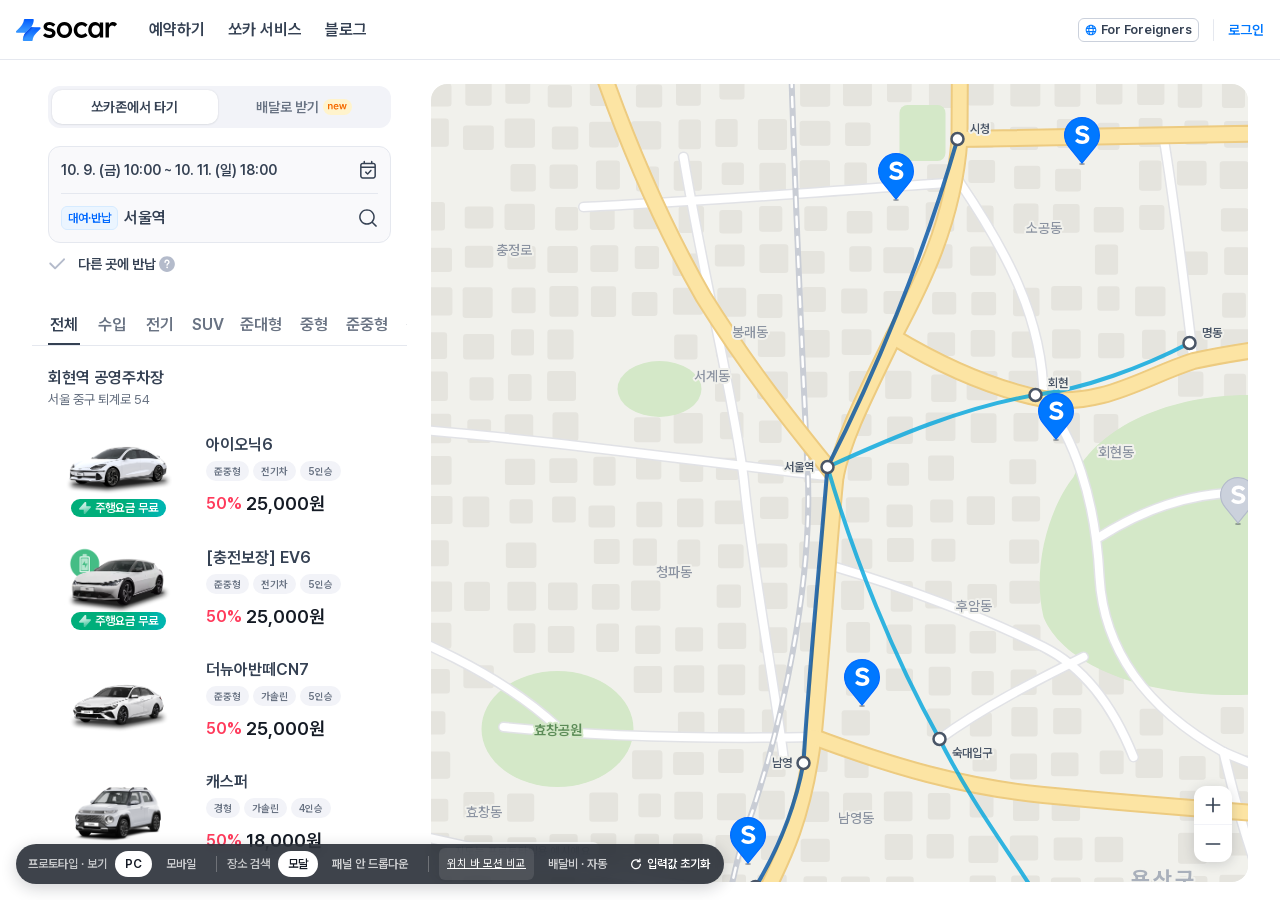
<file: index.html>
<!doctype html>
<html lang="ko">
<head>
<meta charset="utf-8">
<meta name="viewport" content="width=device-width, initial-scale=1, viewport-fit=cover">
<meta name="description" content="쏘카 웹 예약 — 쏘카존 예약과 배달을 한 화면에서 전환하는 프로토타입">
<title>쏘카존·배달 전환 프로토타입 | 쏘카 웹 예약</title>
<style>
@font-face{font-family:'Pretendard Variable';font-style:normal;font-weight:45 930;font-display:swap;src:url([data-uri]) format('woff2');}
:root{
  color-scheme:light;
  /* SOCAR FRAME 2.0 */
  --white:#FFFFFF;
  --gray-50:#F9F9FB;--gray-100:#F2F3F8;--gray-200:#E5E8EF;--gray-300:#CBD1DC;--gray-400:#B4BBCB;
  --gray-500:#99A1B1;--gray-600:#697383;--gray-700:#4A5667;--gray-800:#354153;--gray-900:#262F3C;--gray-1000:#141A24;
  --blue-50:#EBF5FF;--blue-100:#D6EBFF;--blue-400:#3393FF;--blue-500:#0078FF;--blue-600:#0069FF;--blue-700:#0052E0;
  --indigo-50:#ECEFFE;--indigo-100:#D7DEFE;--indigo-500:#4B68FF;--indigo-600:#3554F8;
  --orange-50:#FFF8E6;--orange-100:#FFF3CC;--orange-300:#FFC566;--orange-500:#FF8800;--orange-600:#FA7900;
  --text-strong:#141A24;--text-primary:#354153;--text-secondary:#697383;--text-tertiary:#99A1B1;--text-disabled:#B4BBCB;
  --primary:#0078FF;--primary-strong:#0069FF;--primary-heavy:#0052E0;
  --border-weak:#F2F3F8;--border:#E5E8EF;
  --negative:#FF3A5B;--positive-strong:#00BB83;--caution:#FF8800;
  --map-land:#F1F1EC;
  --font:'Pretendard Variable','Pretendard',-apple-system,BlinkMacSystemFont,'Apple SD Gothic Neo','Noto Sans KR','Malgun Gothic',system-ui,sans-serif;
  box-sizing:border-box;
  padding-top:env(safe-area-inset-top,0px);
  padding-bottom:env(safe-area-inset-bottom,0px);
}
*,*::before,*::after{box-sizing:border-box}
html{height:100%;scroll-padding-top:env(safe-area-inset-top,0px);-webkit-text-size-adjust:100%;text-size-adjust:100%}
body{margin:0;height:100%;background:#FFFFFF;color:var(--text-primary);font-family:var(--font);font-size:14px;line-height:22px;-webkit-font-smoothing:antialiased;-moz-osx-font-smoothing:grayscale;word-break:keep-all}
p,h2{margin:0}
button{font:inherit;color:inherit;background:none;border:0;padding:0;margin:0;cursor:pointer;text-align:inherit;-webkit-tap-highlight-color:transparent}
input{font:inherit;color:inherit}
svg{display:block;flex:none}
:focus{outline:none}
:focus-visible{outline:2px solid var(--primary);outline-offset:2px}
.sr-only{position:absolute;width:1px;height:1px;padding:0;margin:-1px;overflow:hidden;clip:rect(0,0,0,0);white-space:nowrap;border:0}
.defs{position:absolute;width:0;height:0;overflow:hidden}

/* ── Layout ── */
.app{height:100%;min-height:640px;display:flex;flex-direction:column}
.gnb{flex:none;height:60px;background:#fff;border-bottom:1px solid var(--gray-200);position:relative;z-index:30}
.gnb__inner{max-width:1280px;height:100%;margin:0 auto;padding:12px 16px;display:flex;align-items:center;gap:32px}
.gnb__logo{display:block;flex:none;width:101px;height:22px;border-radius:4px}
.gnb__nav{flex:1;min-width:0;display:flex;align-items:center;gap:23px}
.gnb__nav a{font-size:16px;font-weight:600;line-height:24px;color:var(--text-primary);text-decoration:none;white-space:nowrap;border-radius:6px}
.gnb__util{flex:none;display:flex;align-items:center;gap:14px}
.koro{display:inline-flex;align-items:center;gap:4px;padding:1px 6px;border:1px solid var(--gray-300);border-radius:6px;background:#fff;font-size:13px;font-weight:600;line-height:20px;color:var(--text-primary);text-decoration:none;white-space:nowrap}
.gnb__divider{width:1px;height:22px;border-radius:1px;background:var(--gray-200)}
.gnb__login{font-size:14px;font-weight:600;line-height:22px;color:var(--primary);border-radius:6px}
.main{flex:1;min-height:0;display:flex;justify-content:center;padding:24px 32px 18px}
.main__inner{flex:1;max-width:1280px;min-width:0;height:100%;display:flex;gap:24px}

/* ── Left panel ── */
.panel{flex:none;width:375px;min-height:0;display:flex;flex-direction:column}
.results-scroll{flex:1;min-height:0;overflow-y:auto;overscroll-behavior:contain;scrollbar-width:thin;scrollbar-color:var(--gray-300) transparent}
.controls{flex:none;padding:0 12px}
.seg{position:relative;display:flex;gap:4px;height:42px;padding:4px;border-radius:12px;background:var(--gray-100)}
.seg__slider{position:absolute;top:4px;left:4px;width:calc(50% - 6px);height:34px;border-radius:10px;background:#fff;box-shadow:0 0 2px rgba(38,47,60,.12),0 1px 2px rgba(38,47,60,.06);transition:transform .2s ease}
.seg[data-mode="delivery"] .seg__slider{transform:translateX(calc(100% + 4px))}
.seg__btn{position:relative;z-index:1;flex:1;min-width:0;height:34px;padding:6px;border-radius:10px;display:inline-flex;align-items:center;justify-content:center;gap:2px;font-size:14px;font-weight:600;line-height:22px;color:var(--text-secondary);white-space:nowrap;transition:color .2s ease}
.seg__btn[aria-selected="true"]{color:var(--text-primary)}
.seg__btn:focus-visible{outline-offset:-2px}
.seg__new{display:inline-flex;align-items:center;height:14px;padding:0 5px;margin-left:2px;border-radius:999px;background:var(--orange-100);font-size:9px;font-weight:700;line-height:14px;letter-spacing:.2px;color:var(--orange-600)}

.fields{display:flex;flex-direction:column;gap:6px;margin-top:18px}
.field{width:100%;display:flex;align-items:center;gap:12px;padding:12px;border:1px solid var(--border);border-radius:12px;background:#fff;text-align:left;transition:border-color .15s ease}
.field:hover{border-color:var(--gray-300)}
.field__text{flex:1;min-width:0;font-size:14px;font-weight:600;line-height:22px;color:var(--text-primary);white-space:nowrap;overflow:hidden;text-overflow:ellipsis}
.field__icon{flex:none;color:var(--text-primary)}
.loc{width:100%;display:flex;align-items:center;gap:12px;padding:10px 12px;border:1px solid var(--border);border-radius:12px;background:#fff;text-align:left;transition:border-color .15s ease}
.loc:hover{border-color:var(--gray-300)}
.loc__lead{flex:none;display:flex;align-items:center}
.loc__body{flex:1;min-width:0;display:flex;flex-direction:column;gap:1px}
.loc__title{font-size:16px;font-weight:600;line-height:24px;color:var(--text-primary);white-space:nowrap;overflow:hidden;text-overflow:ellipsis}
.loc__title.is-placeholder{color:var(--text-tertiary)}
.loc__sub{min-width:0;font-size:13px;font-weight:500;line-height:20px;color:var(--text-secondary);white-space:nowrap;overflow:hidden;text-overflow:ellipsis}
.loc__trail{flex:none;color:var(--text-primary)}
/* 배달 + 반납 묶음 */
.locgroup{border:1px solid var(--border);border-radius:12px;background:#fff;overflow:hidden}
.locrow{width:100%;display:flex;align-items:center;gap:12px;padding:10px 12px;background:#fff;text-align:left;transition:background-color .15s}
.locrow:hover{background:var(--gray-50)}
.locrow:focus-visible{outline-offset:-2px;border-radius:12px}
.locrow+.locrow{border-top:1px solid var(--border)}
.locrow__title{flex:1;min-width:0;font-size:16px;font-weight:600;line-height:24px;color:var(--text-primary);white-space:nowrap;overflow:hidden;text-overflow:ellipsis}
.locrow__title.is-placeholder{color:var(--text-tertiary)}
.tag{display:inline-flex;align-items:center;padding:2px 6px;border-radius:6px;font-size:12px;font-weight:600;line-height:18px;white-space:nowrap}
.tag--del{background:var(--blue-50);border:1px solid var(--blue-100);color:var(--primary-strong)}
.tag--ret{background:var(--indigo-50);border:1px solid var(--indigo-100);color:var(--indigo-500)}

.ret-slot{min-height:22px;margin-top:10px;display:flex}
.ret-info{display:flex;align-items:center;gap:6px;font-size:13px;font-weight:500;line-height:22px;color:var(--text-tertiary)}
.ret-toggle{display:inline-flex;align-items:center;gap:8px;border-radius:8px}
.ret-toggle__label{font-size:14px;font-weight:600;line-height:22px;color:#637080}
.ret-toggle__fee{margin-left:-4px;font-size:12px;font-weight:600;line-height:18px;color:var(--indigo-500)}

.chips{position:sticky;top:0;z-index:2;display:flex;gap:6px;margin-top:14px;padding:10px 12px;background:#fff;overflow-x:auto;scrollbar-width:none}
.results-scroll.is-browsing .chips{box-shadow:0 1px 0 var(--border-weak)}
.chips::-webkit-scrollbar{display:none}
.chip{flex:none;height:38px;padding:0 14px;border:1px solid var(--gray-200);border-radius:19px;background:#fff;font-size:14px;font-weight:600;line-height:22px;color:var(--text-primary);white-space:nowrap;transition:background-color .15s,border-color .15s,color .15s}
.chip:hover{border-color:var(--gray-300)}
.chip[aria-pressed="true"]{background:var(--gray-900);border-color:var(--gray-900);color:#fff}
.chip:focus-visible{outline-offset:1px}
.list{min-height:calc(100% - 58px);margin-top:6px;padding-bottom:64px}
.list:focus-visible{outline-offset:-2px;border-radius:16px}

/* zone groups / car items */
.zone-group{border-radius:24px;padding-bottom:16px;background:#fff;transition:background-color .5s ease}
.zone-group+.zone-group{margin-top:8px}
.zone-group.is-flash{background:var(--blue-50);transition-duration:.08s}
.zoneinfo{display:flex;align-items:center;gap:6px;padding:10px 16px 12px}
.zoneinfo__name{font-size:16px;font-weight:600;line-height:24px;color:var(--text-primary)}
.zoneinfo__copy{flex:1;min-width:0}
.zoneinfo__oneway{display:block;font-size:12px;line-height:20px;color:#0078FF;font-weight:600}
.zone-query-status{min-height:100px;padding:12px 16px;background:#F2F7FF;border-bottom:1px solid #E8EBF1;font-size:13px;line-height:20px;color:#374553}
.zone-query-status strong{display:block;color:#0078FF;font-size:14px}
.zone-query-status small{display:block;color:#646F80;font-size:11px}
.zone-ret-option{width:100%}
.zone-ret-option .ret-toggle{width:100%;padding:9px 10px;border:1px solid #DCE4EE;border-radius:8px;background:#F7F9FC}
.zone-ret-option .ret-toggle__label{color:#374553}
.zone-ret-option .ret-info{margin-top:6px;padding-left:2px;font-size:12px}
.zoneinfo__addr{font-size:12px;font-weight:500;line-height:18px;color:var(--text-secondary)}
.cars{display:flex;flex-direction:column;gap:2px}
.dlist{display:flex;flex-direction:column;gap:4px}
.car{position:relative;width:100%;display:flex;align-items:center;gap:16px;padding:12px 16px;border-radius:0;background:transparent;text-align:left;transition:background-color .15s ease}
@media (hover:hover) and (pointer:fine){.app:not(.is-mobile) button.car:hover{background:#F9F9FB;border-radius:12px}}
.car:focus-visible{outline-offset:-2px}
.car__dim{width:100%;display:flex;align-items:center;gap:16px;opacity:.3}
.car__thumb{flex:none;width:140px;display:flex;flex-direction:column;align-items:center}
.car__img{display:block;width:110px;height:70px;object-fit:cover}
.badge-free{position:relative;margin-top:-3px;display:inline-flex;align-items:center;gap:4px;padding:0 8px;border-radius:40px;background:linear-gradient(90deg,#00AE7A 56.754%,#00B5AF 94.296%);font-size:12px;font-weight:600;line-height:18px;color:#fff;white-space:nowrap}
.car__info{flex:1;min-width:0;display:flex;flex-direction:column;gap:10px}
.car__row{display:flex;flex-direction:column;gap:4px;min-width:0}
.car__name{font-size:16px;font-weight:600;line-height:24px;color:var(--text-primary);white-space:nowrap;overflow:hidden;text-overflow:ellipsis}
.car__chips{display:flex;flex-wrap:wrap;gap:4px}
.mini-chip{padding:2px 8px;border-radius:16px;background:var(--gray-100);font-size:10px;font-weight:600;line-height:16px;color:var(--text-secondary);white-space:nowrap}
.car__sub{display:flex;flex-direction:column}
.price{display:flex;align-items:center;gap:4px;font-weight:600;white-space:nowrap}
.price__rate{font-size:16px;line-height:24px;color:var(--negative)}
.price__amount{font-size:18px;line-height:26px;color:var(--text-strong)}
.fee{display:flex;align-items:center;gap:2px;font-size:10px;font-weight:600;line-height:16px;color:var(--indigo-600)}
.reserved-tag{position:absolute;left:50%;top:50%;transform:translate(-50%,-50%);padding:3px 8px;border-radius:6px;background:var(--gray-500);font-size:12px;font-weight:600;line-height:18px;color:#fff;white-space:nowrap}
.nudge{margin:0 12px 12px;padding:16px;border:1px solid var(--border);border-radius:16px;background:var(--gray-50)}
.nudge__title{font-size:16px;font-weight:600;line-height:24px;color:var(--text-strong)}
.nudge__body{margin-top:4px;font-size:14px;line-height:22px;color:var(--text-secondary)}
.nudge__actions{display:flex;flex-wrap:wrap;gap:8px;margin-top:14px}

/* ActionButton */
.btn{display:inline-flex;align-items:center;justify-content:center;padding:12px 18px;border-radius:12px;font-size:14px;font-weight:600;line-height:22px;white-space:nowrap;transition:filter .15s,background-color .15s}
.btn:hover{filter:brightness(.96)}
.btn--primary{background:var(--primary);color:#fff}
.btn--secondary{background:var(--blue-100);color:var(--primary-heavy)}
.btn:disabled{opacity:.4;cursor:default;filter:none}
.btn--ghost{background:transparent;color:var(--text-secondary)}
.btn--ghost:hover{filter:none;background:rgba(38,47,60,.06);color:var(--text-primary)}
.btn--sm{padding:6px 12px;border-radius:10px;font-size:13px;line-height:20px}
.btn--outline{background:#fff;color:var(--text-primary);box-shadow:inset 0 0 0 1px var(--gray-200)}
.btn--outline:hover{filter:none;background:var(--gray-50)}

/* ── Map ── */
.map{position:relative;flex:1;min-width:0;border-radius:16px;overflow:hidden;background:var(--map-land);isolation:isolate}
.map__viewport{position:absolute;inset:0;overflow:hidden;cursor:grab;touch-action:none;border-radius:16px}
.map__viewport.is-dragging{cursor:grabbing}
.map__viewport:focus-visible{outline:2px solid var(--primary);outline-offset:-2px}
.map__svg{position:absolute;inset:0;width:100%;height:100%;display:block;pointer-events:none;user-select:none;-webkit-user-select:none}
.ml{font-family:var(--font);paint-order:stroke;stroke:var(--map-land);stroke-width:calc(4px / var(--z,1));stroke-linejoin:round}
.ml--district{font-size:calc(22px / var(--z,1));font-weight:700;fill:#A9B0BB;letter-spacing:calc(3px / var(--z,1))}
.ml--area{font-size:calc(14px / var(--z,1));font-weight:500;fill:#8B93A1}
.ml--park{font-size:calc(14px / var(--z,1));font-weight:600;fill:#5C8C58;stroke:#D4E8C8}
.ml--water{font-size:calc(18px / var(--z,1));font-weight:600;fill:#6C9AC5;stroke:#BFD9F1;letter-spacing:calc(6px / var(--z,1))}
.ml--stn{font-size:calc(12px / var(--z,1));font-weight:600;fill:#4A5667}
.overlay{position:absolute;inset:0;overflow:hidden;pointer-events:none}
.overlay__layer{position:absolute;inset:0}
.map[data-mode="delivery"] #zoneLayer{visibility:hidden}
.poi{position:absolute;display:flex;align-items:center;gap:4px;transform:translate(-4px,-50%);font-size:12px;font-weight:600;line-height:16px;color:#4A5667;white-space:nowrap;opacity:0;transition:opacity .2s;text-shadow:0 0 3px #F1F1EC,0 0 3px #F1F1EC,0 0 2px #F1F1EC}
.poi::before{content:'';flex:none;width:8px;height:8px;border-radius:50%;background:#fff;border:2px solid #99A1B1}
.overlay.show-poi .poi{opacity:1}

/* zone pins */
.zpin{position:absolute;width:36px;height:48px;margin:-48px 0 0 -18px;border-radius:18px;transform-origin:50% 100%;transition:transform .16s ease;pointer-events:auto}
.zpin:hover,.zpin.is-hover,.zpin.is-active{transform:scale(1.14);z-index:3}
.zpin:focus-visible{outline-offset:0}
.zpin.is-enter svg{animation:pin-drop .34s cubic-bezier(.2,.7,.2,1) var(--d,0ms) both}
.zpin__tip{position:absolute;left:50%;bottom:calc(100% + 4px);transform:translateX(-50%);display:flex;align-items:center;gap:4px;padding:6px 10px;border-radius:12px;background:#fff;box-shadow:0 2px 10px rgba(38,47,60,.18);font-size:12px;font-weight:600;line-height:18px;color:var(--text-primary);white-space:nowrap;opacity:0;pointer-events:none;transition:opacity .15s}
.zpin__tip b{font-weight:600;color:var(--primary)}
.zpin.is-empty .zpin__tip b{color:var(--text-tertiary)}
.zpin:hover .zpin__tip,.zpin.is-hover .zpin__tip,.zpin.is-active .zpin__tip,.zpin:focus-visible .zpin__tip{opacity:1}

/* 배달·반납 핀 — 지도를 움직이면 가운데 핀이 꽂힘 */
.pin{position:absolute;display:flex;flex-direction:column;align-items:center;pointer-events:auto;cursor:pointer;border-radius:14px}
.map__viewport.is-dragging .pin{cursor:grabbing}
.pin:focus-visible{outline-offset:2px}
.pin.is-active{z-index:4}
.pin__label{display:inline-flex;align-items:center;justify-content:center;gap:4px;padding:4px 10px;border-radius:100px;background:var(--gray-900);font-size:12px;font-weight:600;line-height:18px;color:#fff;white-space:nowrap;box-shadow:0 2px 8px rgba(20,26,36,.25);transition:transform .18s cubic-bezier(.2,.7,.2,1),background-color .15s}
.pin__stem{width:2px;height:25px;border-radius:1px;background:var(--gray-900);transform-origin:50% 100%;transition:transform .18s cubic-bezier(.2,.7,.2,1)}
.pin--simple{transform:translate(-50%,-100%)}
.pin--car{transform:translate(-50%,-69px)}
.pin--car .pin__label{min-width:75px}
.pin--car .pin__stem{height:22px}
.pin__car{display:block;transition:transform .18s cubic-bezier(.2,.7,.2,1)}
.pin:hover .pin__label{background:var(--gray-1000)}
.pin__ground{position:absolute;left:50%;bottom:-3px;width:12px;height:5px;margin-left:-6px;border-radius:50%;background:rgba(20,26,36,.32);opacity:0;transition:opacity .15s}
.pin--car .pin__ground{bottom:-5px}
/* 들림 → 꽂힘 */
.pin.is-lifted .pin__label{transform:translateY(-10px)}
.pin.is-lifted .pin__stem{transform:scaleY(1.4)}
.pin--car.is-lifted .pin__stem{transform:scaleY(1.45)}
.pin--car.is-lifted .pin__car{transform:translateY(-10px)}
.pin.is-lifted .pin__ground{opacity:1}
.pin.is-plant .pin__label,.pin--car.is-plant .pin__car{animation:plant .32s cubic-bezier(.3,.7,.4,1)}
.pin.is-plant .pin__stem{animation:plant-stem .32s cubic-bezier(.3,.7,.4,1)}
@keyframes plant{0%{transform:translateY(-10px)}60%{transform:translateY(2px)}100%{transform:none}}
@keyframes plant-stem{0%{transform:scaleY(1.4)}60%{transform:scaleY(.92)}100%{transform:none}}
/* 가운데가 아닌 핀이 아직 확정 전이면 주황 점 */
.pin.is-pending .pin__label::after{content:'';width:6px;height:6px;border-radius:50%;background:var(--caution);box-shadow:0 0 0 2px var(--gray-900)}
.pin.is-enter{animation:pin-in .32s cubic-bezier(.2,.7,.2,1)}
/* 확정된 핀: 연필 아이콘 + hover/focus 때 '위치 수정'이 펼쳐짐 */
.pin.is-set .pin__label{gap:3px;padding:4px 8px 4px 10px}
.pin__name{white-space:nowrap}
.pin__more{max-width:0;opacity:0;overflow:hidden;white-space:nowrap;transition:max-width .22s cubic-bezier(.2,.7,.2,1),opacity .18s}
.pin__edit{opacity:.75}
.pin.is-set:hover .pin__label,.pin.is-set:focus-visible .pin__label{background:var(--primary)}
.pin.is-set:hover .pin__stem,.pin.is-set:focus-visible .pin__stem{background:var(--primary)}
.pin.is-set:hover .pin__more,.pin.is-set:focus-visible .pin__more,.pin.is-coach .pin__more{max-width:64px;opacity:1}
.pin.is-set:hover .pin__edit,.pin.is-set:focus-visible .pin__edit{opacity:1}
.pin.is-set.is-pending .pin__label::after{order:-1}
/* 처음 확정한 뒤 한 번 보여주는 말풍선 */
.pin__coach{position:absolute;left:calc(100% + 10px);top:-1px;padding:6px 10px;border-radius:10px;background:#fff;box-shadow:0 4px 14px rgba(38,47,60,.18);font-size:12px;font-weight:600;line-height:18px;color:var(--text-primary);white-space:nowrap;opacity:0;transform:translateX(-4px);pointer-events:none;transition:opacity .2s,transform .2s}
.pin__coach::before{content:'';position:absolute;left:-5px;top:50%;width:10px;height:10px;margin-top:-5px;background:#fff;transform:rotate(45deg);border-radius:2px}
.pin.is-coach .pin__coach{opacity:1;transform:none}
.pin.is-coach .pin__label{background:var(--primary)}
.pin.is-coach .pin__stem{background:var(--primary)}
.pin.is-editing .pin__coach{display:none}

.map__top{position:absolute;top:16px;left:50%;z-index:9;transform:translateX(-50%);width:calc(100% - 140px);display:flex;justify-content:center;pointer-events:none}
.snackbar{display:flex;align-items:center;gap:8px;max-width:100%;padding:12px 16px;border-radius:20px;background:var(--gray-900);font-size:14px;font-weight:400;line-height:22px;color:#fff;opacity:0;transform:translateY(-8px);transition:opacity .2s,transform .2s}
.snackbar.is-show{opacity:1;transform:none}
.map__research{position:absolute;top:16px;left:50%;z-index:7;display:inline-flex;align-items:center;gap:6px;padding:8px 14px 8px 12px;border-radius:100px;background:#fff;box-shadow:0 2px 12px rgba(38,47,60,.2);font-size:14px;font-weight:600;line-height:22px;color:var(--primary);white-space:nowrap;opacity:0;pointer-events:none;transform:translate(-50%,-6px);transition:opacity .2s,transform .2s}
.map__research.is-show{opacity:1;pointer-events:auto;transform:translate(-50%,0)}
.zoomctl{position:absolute;right:16px;bottom:20px;z-index:8;display:flex;flex-direction:column;border-radius:12px;background:#fff;box-shadow:0 2px 12px rgba(38,47,60,.18);overflow:hidden}
.zoomctl button{width:38px;height:38px;display:flex;align-items:center;justify-content:center;color:var(--text-primary);border-radius:0}
.zoomctl button:hover:not(:disabled){background:var(--gray-50)}
.zoomctl button+button{border-top:1px solid var(--gray-100)}
.zoomctl button:disabled{color:var(--text-disabled);cursor:default}
.zoomctl button:focus-visible{outline-offset:-2px}
.map__caption{padding:2px 8px;border-radius:6px;background:rgba(255,255,255,.82);font-size:11px;font-weight:500;line-height:16px;color:var(--text-tertiary)}

/* 하단 확정 바 (Figma: blur 15 · white 50% · radius 14) */
.pinbar{position:absolute;left:50%;bottom:20px;z-index:9;width:min(444px,calc(100% - 120px));transform:translateX(-50%);padding:12px 16px;border:1px solid #fff;border-radius:14px;background:rgba(255,255,255,.6);-webkit-backdrop-filter:blur(15px);backdrop-filter:blur(15px);box-shadow:0 4px 6px rgba(0,0,0,.04)}
.pinbar[hidden]{display:none}
.app:not(.is-mobile) .pinbar{top:20px;bottom:auto;width:min(540px,calc(100% - 32px))}
.app:not(.is-mobile) .map.has-pinbar .map__top{top:calc(var(--pinbar-height,68px) + 24px)}
.pinbar.is-enter{animation:bar-in .26s cubic-bezier(.2,.7,.2,1)}
.pinbar__row{display:flex;align-items:center;gap:12px}
.pinbar__row .btn--ghost{margin-right:-6px}
.pinbar__body{flex:1;min-width:0;display:flex;flex-direction:column;gap:1px}
.pinbar__name{display:inline-flex;align-items:center;gap:4px;max-width:100%;border-radius:6px;font-size:14px;font-weight:600;line-height:22px;color:var(--text-strong)}
.pinbar__name>span{min-width:0;white-space:nowrap;overflow:hidden;text-overflow:ellipsis}
.pinbar__name:hover{text-decoration:underline;text-underline-offset:3px}
.pinbar__name.is-loading{color:var(--text-tertiary)}
.pinbar__name.is-loading span{background:linear-gradient(90deg,#99A1B1 0%,#CBD1DC 50%,#99A1B1 100%);background-size:200% 100%;-webkit-background-clip:text;background-clip:text;color:transparent;animation:shimmer 1s linear infinite}
@keyframes shimmer{from{background-position:200% 0}to{background-position:0 0}}
.pinbar__addr{font-size:13px;font-weight:400;line-height:20px;color:#637080;white-space:nowrap;overflow:hidden;text-overflow:ellipsis}
.pinbar__actions{flex:none;display:flex;align-items:center;gap:6px}
.app:not(.is-mobile) .pinbar__actions .btn{padding:6px 10px;border-radius:8px;height:32px}
.app:not(.is-mobile) .pinbar__actions [data-bar="cancel"]{min-width:50px}
.app:not(.is-mobile) .pinbar__actions [data-bar="confirm"]{min-width:84px}
.pinbar .tag{border:0;box-shadow:inset 0 0 0 1px var(--blue-100)}
.pinbar .tag--ret{box-shadow:inset 0 0 0 1px var(--indigo-100)}
.pinbar__search-icon{flex:none;display:block}
.location-loading{display:inline-flex;align-items:center;justify-content:center;gap:5px;width:50px;height:22px;padding:0 11px;vertical-align:middle}
.location-loading img{flex:none;animation:dot 1s ease-in-out infinite}
.location-loading img:nth-child(2){animation-delay:.15s}
.location-loading img:nth-child(3){animation-delay:.3s}
.pinbar[data-location-state="blocked"] .pinbar__name,.pinbar[data-location-state="editing-blocked"] .pinbar__name,
[data-loc][data-location-state="blocked"] .loc__title,[data-loc][data-location-state="editing-blocked"] .loc__title,
[data-loc][data-location-state="blocked"] .locrow__title,[data-loc][data-location-state="editing-blocked"] .locrow__title{color:var(--text-secondary)}

/* 장소 검색 (모달 / 드롭다운 공통) */
.scrim{position:fixed;inset:0;z-index:60;background:rgba(20,26,36,.4);display:flex;align-items:center;justify-content:center;padding:24px}
.scrim.delivery-entry{background:rgba(0,0,0,.44)}
.scrim.is-enter{animation:fade-in .18s ease-out}
.sheet{display:flex;flex-direction:column;background:#fff}
.sheet--modal{width:min(480px,100%);height:min(699px,calc(100vh - 48px));border:1px solid var(--border);border-radius:24px;box-shadow:0 2px 10px rgba(0,0,0,.1);overflow:hidden}
.scrim.is-enter .sheet--modal{animation:sheet-in .22s cubic-bezier(.2,.7,.2,1)}
.sheet--dropdown{position:fixed;z-index:60;border:1px solid var(--border);border-radius:16px;box-shadow:0 12px 32px rgba(38,47,60,.18);overflow:hidden}
.sheet--dropdown.is-enter{animation:drop-in .16s ease-out}
.sheet__head{flex:none;display:flex;align-items:center;justify-content:space-between;gap:8px;min-height:62px;padding:10px 16px 0}
.sheet__title{font-size:18px;font-weight:600;line-height:26px;color:var(--text-strong)}
.sheet__close{width:40px;height:40px;margin-right:-8px;display:flex;align-items:center;justify-content:center;border-radius:10px;color:var(--text-strong)}
.sheet__close:hover{background:var(--gray-50)}
.sheet__search{flex:none;padding:12px 16px}
.sinput{display:flex;align-items:center;gap:8px;padding:12px 14px;border-radius:14px;background:var(--gray-100);cursor:text}
.sinput:focus-within{box-shadow:inset 0 0 0 1.5px var(--primary)}
.sinput input{flex:1;min-width:0;border:0;outline:0;background:transparent;font-size:16px;font-weight:600;line-height:24px;color:var(--text-strong)}
.sinput input::placeholder{color:var(--text-tertiary)}
.sinput svg{color:var(--gray-500)}
.sheet__body{flex:1;min-height:0;overflow-y:auto;padding-bottom:16px}
.sheet--dropdown .sheet__body{max-height:380px}
.sec-title{display:flex;align-items:center;gap:8px;padding:16px 16px 8px}
.sec-title p{flex:1;font-size:14px;font-weight:600;line-height:22px;color:var(--text-primary)}
.text-btn{font-size:13px;font-weight:500;line-height:20px;color:var(--text-secondary);border-radius:6px}
.text-btn:hover{color:var(--text-primary)}
.recent{display:flex;align-items:center;gap:12px;margin:0 16px;padding:16px 0;border-bottom:1px solid var(--border-weak)}
.recent__main{flex:1;min-width:0;display:flex;flex-direction:column;gap:2px;text-align:left;border-radius:8px}
.recent__line{display:flex;align-items:center;gap:8px}
.recent__name{min-width:0;font-size:16px;font-weight:400;line-height:24px;color:var(--text-primary);white-space:nowrap;overflow:hidden;text-overflow:ellipsis}
.recent__main:hover .recent__name{text-decoration:underline;text-underline-offset:3px}
.recent__addr{padding-left:26px;font-size:13px;font-weight:400;line-height:20px;color:var(--text-secondary)}
.recent__del{width:28px;height:28px;display:flex;align-items:center;justify-content:center;border-radius:8px;color:var(--gray-400)}
.recent__del:hover{background:var(--gray-50);color:var(--gray-600)}
.results{display:flex;flex-direction:column;gap:10px;padding:4px 16px 0}
.result{display:flex;align-items:center;gap:16px;padding:16px;border-radius:14px;background:var(--gray-50);cursor:pointer;transition:background-color .15s}
.result:hover,.result.is-active{background:var(--gray-100)}
.result__text{flex:1;min-width:0;display:flex;flex-direction:column;gap:4px}
.result__name{font-size:16px;font-weight:400;line-height:24px;color:var(--text-strong)}
.result__name b{font-weight:600}
.result__addr{font-size:13px;font-weight:400;line-height:20px;color:var(--text-secondary)}
.sheet__empty{padding:28px 16px;text-align:center;font-size:14px;line-height:22px;color:var(--text-secondary)}
.sheet__empty b{display:block;margin-bottom:4px;font-weight:600;color:var(--text-primary)}

/* 프로토타입 전용 옵션 */
.proto-opt{position:fixed;left:16px;bottom:calc(16px + env(safe-area-inset-bottom,0px));z-index:70;display:flex;align-items:center;gap:4px;padding:4px 4px 4px 12px;border-radius:999px;background:rgba(20,26,36,.82);-webkit-backdrop-filter:blur(8px);backdrop-filter:blur(8px);box-shadow:0 4px 16px rgba(20,26,36,.2)}
.proto-opt__label{margin-right:4px;font-size:12px;font-weight:600;line-height:18px;color:rgba(255,255,255,.7);white-space:nowrap}
.proto-opt button{padding:4px 10px;border-radius:999px;font-size:12px;font-weight:600;line-height:18px;color:rgba(255,255,255,.75);white-space:nowrap}
.proto-opt button[aria-pressed="true"]{background:#fff;color:var(--text-strong)}
.proto-opt button:focus-visible{outline-color:#fff}

@keyframes pin-drop{from{opacity:0;transform:translateY(-14px)}to{opacity:1;transform:none}}
@keyframes pin-in{from{opacity:0;filter:blur(1px)}to{opacity:1;filter:none}}
@keyframes bar-in{from{opacity:0;transform:translate(-50%,10px)}to{opacity:1;transform:translate(-50%,0)}}
@keyframes fade-in{from{opacity:0}to{opacity:1}}
@keyframes sheet-in{from{opacity:0;transform:translateY(12px) scale(.98)}to{opacity:1;transform:none}}
@keyframes drop-in{from{opacity:0;transform:translateY(-6px)}to{opacity:1;transform:none}}
@keyframes shake{0%,100%{transform:translate(-50%,0)}25%{transform:translate(calc(-50% - 6px),0)}50%{transform:translate(calc(-50% + 6px),0)}75%{transform:translate(calc(-50% - 3px),0)}}
.pinbar.is-shake{animation:shake .34s ease-in-out}

@media (prefers-reduced-motion:reduce){
  *,*::before,*::after{animation-duration:.01ms!important;animation-iteration-count:1!important;transition-duration:.01ms!important;scroll-behavior:auto!important}
}

/* 일시 선택 (예시 일정) */
.sheet--dropdown .pop__title{padding:14px 16px 6px;font-size:14px;font-weight:600;line-height:22px;color:var(--text-strong)}
.pop__opts{padding:0 8px}
.opt{width:100%;display:flex;align-items:center;gap:10px;padding:10px 8px;border-radius:12px;font-size:14px;font-weight:600;line-height:22px;color:var(--text-primary);text-align:left}
.opt:hover{background:var(--gray-50)}
.pop__foot{margin-top:4px;padding:10px 16px 12px;border-top:1px solid var(--border-weak);font-size:12px;font-weight:500;line-height:18px;color:var(--text-tertiary)}


/* ── 모바일: 지도 전체 화면 + 왼쪽 패널을 바텀시트로 ── */
.stage{height:100%}
.sheet-handle{display:none}
.proto-opt__sep{width:1px;height:16px;margin:0 6px;background:rgba(255,255,255,.25)}
body.is-narrow .proto-opt{top:calc(11px + env(safe-area-inset-top,0px));bottom:auto;left:auto;right:72px;padding:3px}
body.is-narrow .proto-opt>:not(.proto-opt__reset){display:none}
.stage.is-frame{display:flex;align-items:center;justify-content:center;min-height:100%;padding:24px;background:#E7E9EE}
.stage.is-frame .app{width:390px;height:min(844px,calc(100vh - 48px));min-height:0;border-radius:40px;overflow:hidden;position:relative;background:#fff;box-shadow:0 0 0 10px #1C1E21,0 0 0 11px #3A3D42,0 30px 70px rgba(20,26,36,.35)}
.app.is-mobile{position:relative;overflow:hidden;min-height:0}
.app.is-mobile .gnb{height:52px}
.app.is-mobile .gnb__inner{gap:12px;padding:10px 16px}
.app.is-mobile .gnb__nav,.app.is-mobile .koro,.app.is-mobile .gnb__divider{display:none}
.app.is-mobile .gnb__util{margin-left:auto}
.app.is-mobile .main{padding:0;display:block;position:relative}
.app.is-mobile .main__inner{display:block;position:relative;height:100%;max-width:none}
.app.is-mobile .map{position:absolute;inset:0;border-radius:0;max-width:none;height:auto;margin:0}
.app.is-mobile .map__viewport{border-radius:0}
.app.is-mobile .panel{position:absolute;left:0;right:0;bottom:0;z-index:20;width:auto;max-width:none;height:100%;margin:0;background:#fff;border-radius:var(--sheet-radius,20px) var(--sheet-radius,20px) 0 0;box-shadow:0 -4px 24px rgba(38,47,60,.14);transform:translateY(var(--sheet-y,45%));transition:transform .32s cubic-bezier(.2,.7,.2,1),border-radius .32s cubic-bezier(.2,.7,.2,1)}
.app.is-mobile .panel.is-dragging{transition:none}
.app.is-mobile .sheet-handle{flex:none;display:flex;align-items:center;justify-content:center;height:var(--sheet-top-space,26px);opacity:var(--sheet-handle-opacity,1);overflow:hidden;cursor:grab;touch-action:none;transition:height .32s cubic-bezier(.2,.7,.2,1),opacity .16s ease}
.app.is-mobile .sheet-handle:active{cursor:grabbing}
.app.is-mobile .sheet-handle span{width:36px;height:4px;border-radius:2px;background:var(--gray-300)}
.app.is-mobile .sheet-handle:focus-visible{outline-offset:-4px}
.app.is-mobile .fields{margin-top:14px}
.app.is-mobile .results-scroll{flex:none;height:calc(var(--sheet-visible,100%) - var(--sheet-top-space,26px));transition:height .32s cubic-bezier(.2,.7,.2,1)}
.app.is-mobile .results-scroll{touch-action:pan-x pinch-zoom}
.app.is-mobile .panel.is-dragging .sheet-handle,.app.is-mobile .panel.is-dragging .results-scroll{transition:none}
.app.is-mobile .panel[data-snap="full"] .sheet-handle{pointer-events:none}
.sheet-map-return{display:none}
.app.is-mobile .sheet-map-return{position:absolute;display:inline-flex;align-items:center;justify-content:center;gap:6px;left:calc(50% + .5px);bottom:calc(20px + env(safe-area-inset-bottom,0px));transform:translateX(-50%);z-index:21;width:134px;height:40px;padding:9px 16px;border:0;border-radius:48px;background:var(--white);color:var(--text-primary);font-size:14px;font-weight:600;line-height:22px;white-space:nowrap;box-shadow:inset 0 0 0 1px var(--gray-900),0 0 6px rgba(38,47,60,.04),0 3px 2px rgba(38,47,60,.04),0 2px 8px rgba(38,47,60,.08);opacity:0;visibility:hidden;pointer-events:none;transition:opacity .16s ease,visibility 0s linear .16s}
.app.is-mobile.is-sheet-full:not(.is-detail) .sheet-map-return{opacity:1;visibility:visible;pointer-events:auto;transition:opacity .16s ease .12s,visibility 0s}
.sheet-map-return img{flex:none}
.app.is-mobile .panel[data-snap="full"] .list{padding-bottom:calc(96px + env(safe-area-inset-bottom,0px))}
.app.is-mobile .chips{margin-top:12px}
.app.is-mobile .list{padding-bottom:calc(24px + env(safe-area-inset-bottom,0px))}
.app.is-mobile .map__top{top:12px;width:calc(100% - 24px)}
.app.is-mobile .snackbar{font-size:14px}
.app.is-mobile .map__research{top:12px}

.app.is-mobile .zoomctl{right:12px;bottom:calc(var(--pad-b,0px) + 12px)}
/* 수정 중: 시트 대신 하단에 붙는 확정 시트 */
.app.is-mobile .pinbar{left:0;right:0;bottom:0;width:auto;transform:none;z-index:25;padding:18px 16px calc(16px + env(safe-area-inset-bottom,0px));border:0;border-radius:20px 20px 0 0;background:#fff;-webkit-backdrop-filter:none;backdrop-filter:none;box-shadow:0 -4px 24px rgba(38,47,60,.14)}
.app.is-mobile .pinbar.is-enter{animation:bar-up .3s cubic-bezier(.2,.7,.2,1)}
.app.is-mobile .pinbar.is-shake{animation:shake-m .34s ease-in-out}
.app.is-mobile .pinbar__row{flex-wrap:wrap;row-gap:16px}
.app.is-mobile .pinbar__actions{flex:1 1 100%;gap:12px}
.app.is-mobile .pinbar__body{flex:1 1 calc(100% - 56px)}
.app.is-mobile .pinbar__name{font-size:16px;line-height:24px}
.app.is-mobile .pinbar__addr{font-size:14px;line-height:22px}
.app.is-mobile .pinbar__row .btn{flex:1;padding:14px 18px;border-radius:14px;font-size:16px;line-height:24px}
.app.is-mobile .pinbar__row .btn--ghost{flex:0 0 96px;margin-right:0;background:var(--gray-100);color:var(--text-primary)}
@keyframes bar-up{from{transform:translateY(100%)}to{transform:none}}
@keyframes shake-m{0%,100%{transform:none}25%{transform:translateX(-6px)}50%{transform:translateX(6px)}75%{transform:translateX(-3px)}}
/* 장소 검색은 전체 화면, 일시는 바텀시트 */
.app.is-mobile .scrim{position:absolute;inset:0;z-index:60;padding:0;background:transparent;align-items:stretch}
.app.is-mobile .sheet--modal{width:100%;height:100%;border:0;border-radius:0;box-shadow:none}
.app.is-mobile .scrim.is-enter .sheet--modal{animation:sheet-up .26s cubic-bezier(.2,.7,.2,1)}
.app.is-mobile .scrim.scrim--bottom{align-items:flex-end;background:rgba(20,26,36,.4)}
.sheet--bottom{width:100%;border-radius:20px 20px 0 0;padding-bottom:calc(12px + env(safe-area-inset-bottom,0px));box-shadow:0 -8px 24px rgba(38,47,60,.16)}
.app.is-mobile .scrim.is-enter .sheet--bottom{animation:sheet-up .26s cubic-bezier(.2,.7,.2,1)}
.sheet--bottom .pop__title{padding:18px 20px 8px;font-size:18px;font-weight:600;line-height:26px;color:var(--text-strong)}
.sheet--bottom .pop__opts{padding:0 12px}
.sheet--bottom .opt{padding:14px 8px;font-size:16px;line-height:24px}
.sheet--bottom .pop__foot{padding:12px 20px 4px}
@keyframes sheet-up{from{opacity:.6;transform:translateY(32px)}to{opacity:1;transform:none}}
/* 모바일: 안내 말풍선은 핀 위로 */
.app.is-mobile .pin__coach{left:50%;top:auto;bottom:calc(100% + 10px);transform:translate(-50%,4px)}
.app.is-mobile .pin.is-coach .pin__coach{transform:translate(-50%,0)}
.app.is-mobile .pin__coach::before{left:50%;top:auto;bottom:-5px;margin:0 0 0 -5px}

/* 확정된 핀의 연필 배지 — hover가 없는 모바일에서도 '눌러서 고칠 수 있는 핀'으로 보이게 */
.pin.is-set .pin__label{padding:4px 18px 4px 10px}
.pin__badge{position:absolute;top:2px;right:-10px;width:22px;height:22px;border-radius:50%;display:flex;align-items:center;justify-content:center;background:#fff;color:var(--gray-900);box-shadow:0 1px 4px rgba(20,26,36,.28),0 0 0 1px rgba(20,26,36,.06);transition:transform .15s,color .15s}
.pin__badge .pin__edit{opacity:1}
.pin.is-set:hover .pin__badge,.pin.is-set:focus-visible .pin__badge,.pin.is-coach .pin__badge{color:var(--primary)}
.pin.is-set:active .pin__label{transform:scale(.96)}
.pin.is-set:active .pin__badge{transform:scale(.9)}
.pin.is-set.is-pending .pin__label::after{display:none}
.pin.is-set.is-pending .pin__badge{box-shadow:0 0 0 2px var(--caution),0 1px 4px rgba(20,26,36,.28)}
.app.is-mobile .pin__badge{width:24px;height:24px;top:1px;right:-12px}
/* 검색 화면의 '지도에서 핀 위치 조정하기' */
.sheet__maprow{flex:none;display:flex;align-items:center;gap:8px;margin:0 16px 4px;padding:12px 4px;border-bottom:1px solid var(--border-weak);font-size:15px;font-weight:600;line-height:22px;color:var(--primary);text-align:left;border-radius:8px}
.sheet__maprow span{flex:1}
.sheet__maprow .chev{color:var(--gray-400)}
.sheet__maprow:hover{background:var(--blue-50)}

/* 편도 핀 구분: 배달 = 검정 채움, 반납 = 흰 바탕 + 검정 테두리 (색 대신 형태로 구분) */
.app.pins-split .pin--simple.pin--ret .pin__label{background:#fff;color:var(--gray-900);box-shadow:inset 0 0 0 2px var(--gray-900),0 2px 8px rgba(20,26,36,.18)}
.app.pins-split .pin--simple.pin--ret:hover .pin__label,.app.pins-split .pin--simple.pin--ret:focus-visible .pin__label,.app.pins-split .pin--simple.pin--ret.is-coach .pin__label{background:#fff;color:var(--primary);box-shadow:inset 0 0 0 2px var(--primary),0 2px 8px rgba(20,26,36,.18)}
.app.pins-split .pin--simple.pin--ret.is-set .pin__badge{background:var(--gray-900);color:#fff}
.app.pins-split .pin--simple.pin--ret.is-set:hover .pin__badge,.app.pins-split .pin--simple.pin--ret.is-coach .pin__badge{background:var(--primary);color:#fff}

.proto-opt .proto-opt__reset{display:inline-flex;align-items:center;gap:4px;padding:4px 10px 4px 8px;color:#fff}
.proto-opt .proto-opt__reset:hover{background:rgba(255,255,255,.14)}
.proto-opt__reset svg{width:14px;height:14px}
/* 숨겨진 시트 안 요소에 포커스가 가도 화면 전체가 밀리지 않게 */
.app.is-mobile,.app.is-mobile .main,.app.is-mobile .main__inner{overflow:hidden;overflow:clip}

/* ── v11: 피그마 pin · 지도-장소표기 · 장소 인풋 · 배달비 안내 · 검색 ── */
.pin.is-set .pin__label{padding:4px 10px;gap:3px}
.pin__label .pin__edit{opacity:1}
.pin.is-set.is-pending .pin__label::after{display:block;content:'';width:6px;height:6px;border-radius:50%;background:var(--caution);box-shadow:none}
.pin.is-blocked .pin__label{background:var(--gray-500);color:#fff}
.pin.is-blocked .pin__stem{background:var(--gray-500)}
.app.pins-split .pin--simple.pin--ret.is-blocked .pin__label{background:#fff;color:var(--gray-500);box-shadow:inset 0 0 0 2px var(--gray-400),0 2px 8px rgba(20,26,36,.12)}
.app.pins-split .pin--simple.pin--ret.is-blocked .pin__stem{background:var(--gray-400)}
.dots{display:inline-flex;align-items:center;gap:4px;height:24px;vertical-align:top}
.dots i{width:6px;height:6px;border-radius:50%;background:var(--gray-400);animation:dot 1s ease-in-out infinite}
.dots i:nth-child(2){animation-delay:.15s}
.dots i:nth-child(3){animation-delay:.3s}
@keyframes dot{0%,100%{opacity:.35}50%{opacity:1}}
.pinbar__name .dots{height:22px}
.pinbar__addr.is-muted,.loc__sub.is-muted{color:var(--text-tertiary)}
.pinbar .btn--primary:disabled{opacity:1;background:var(--gray-100);color:var(--text-disabled)}
.pinbar[data-location-state="loading"] .btn--primary:disabled{background:var(--primary);color:var(--white)}
.locrow__hint{margin-left:8px;font-size:14px;font-weight:500;color:var(--text-tertiary)}
.feeband-slot{flex:none;margin-top:12px;padding:0 1px}
.feeband-slot[hidden]{display:none}
.feeband{display:flex;align-items:center;justify-content:center;gap:6px;height:24px;padding:2px 24px;border-radius:12px;background:linear-gradient(90deg,rgba(249,249,251,0) 0%,#F9F9FB 20%,#F9F9FB 80%,rgba(249,249,251,0) 100%);font-size:13px;font-weight:600;line-height:20px;color:#637080}
.feeband svg{color:var(--gray-700)}
.feeband.is-free{background:linear-gradient(90deg,rgba(235,245,255,0) 0%,#EBF5FF 20%,#EBF5FF 80%,rgba(235,245,255,0) 100%);color:var(--primary)}
.feeband.is-free svg{color:var(--primary)}
.proto-fee-menu{position:fixed;z-index:75;width:196px;padding:8px;border:1px solid var(--border);border-radius:16px;background:#fff;box-shadow:0 12px 32px rgba(38,47,60,.18)}
.proto-fee-menu p{padding:6px 8px;font-size:12px;color:var(--text-secondary)}
.proto-fee-menu button{display:flex;align-items:center;gap:8px;width:100%;padding:10px 8px;border-radius:8px;font-size:14px}
.proto-fee-menu button:hover{background:var(--gray-50)}
.proto-fee-menu button[aria-checked="true"]{background:var(--blue-50);color:var(--primary);font-weight:600}
body.is-narrow .proto-opt .proto-opt__settings{display:block;padding:4px 8px;font-size:11px;color:#fff}
body.is-narrow .proto-opt .proto-opt__reset{width:28px;padding:4px 7px;font-size:0;gap:0}
.maplink{flex:none;align-self:flex-start;display:inline-flex;align-items:center;gap:6px;margin:0 16px 4px;padding:2px 0;border-radius:6px;font-size:13px;font-weight:600;line-height:20px;color:var(--text-secondary)}
.maplink:hover{color:var(--text-primary)}
.sinput__clear{flex:none;display:flex;align-items:center;justify-content:center;width:22px;height:22px;border-radius:50%;color:var(--gray-400)}
.sinput__clear:hover{color:var(--gray-600)}
.sinput__clear[hidden],.sinput__icon[hidden]{display:none}
.sinput__icon{flex:none;display:flex;color:var(--gray-500)}

/* 배달·반납 불가 지역: 배달 모드에서만 딤드 + 빗금 */
#mNoSvc{opacity:0;transition:opacity .25s ease}
.map[data-mode="delivery"] #mNoSvc{opacity:1}
.map__notes{position:absolute;left:16px;bottom:20px;z-index:4;display:flex;flex-direction:column;align-items:flex-start;gap:6px;pointer-events:none}
.map__legend{display:none;align-items:center;gap:6px;padding:4px 10px 4px 6px;border-radius:8px;background:rgba(255,255,255,.92);box-shadow:0 1px 4px rgba(38,47,60,.12);font-size:12px;font-weight:600;line-height:18px;color:var(--text-primary)}
.map[data-mode="delivery"] .map__legend{display:inline-flex}
.map__swatch{width:16px;height:12px;border-radius:3px;background:repeating-linear-gradient(45deg,rgba(38,47,60,.36) 0 2px,rgba(38,47,60,.16) 2px 6px);box-shadow:inset 0 0 0 1px rgba(38,47,60,.12)}
.app.is-mobile .map__notes{left:12px;bottom:calc(var(--pad-b,0px) + 12px)}

/* 960px 이하·모바일: 넓은 화면에선 시트·확정 시트·검색을 가운데 600px로 */
.app.is-mobile .panel{left:50%;right:auto;width:min(100%,600px);transform:translate(-50%,var(--sheet-y,45%))}
.app.is-mobile .pinbar{left:50%;right:auto;width:min(100%,600px);transform:translateX(-50%)}
.app.is-mobile .pinbar.is-enter{animation:bar-up-c .3s cubic-bezier(.2,.7,.2,1)}
.app.is-mobile .pinbar.is-shake{animation:shake-c .34s ease-in-out}
@keyframes bar-up-c{from{transform:translate(-50%,100%)}to{transform:translate(-50%,0)}}
@keyframes shake-c{0%,100%{transform:translateX(-50%)}25%{transform:translateX(calc(-50% - 6px))}50%{transform:translateX(calc(-50% + 6px))}75%{transform:translateX(calc(-50% - 3px))}}
.app.is-mobile .scrim{justify-content:center;background:rgba(20,26,36,.4)}
.app.is-mobile .scrim.delivery-entry{background:rgba(0,0,0,.44)}
.app.is-mobile .sheet--modal{width:min(100%,600px)}
.sheet--bottom{width:min(100%,600px)}
.app.is-mobile .scrim.scrim--bottom{justify-content:center}
/* 모바일 확정 시트: 취소는 좁게, 확정이 주 버튼으로 읽히게 */
.app.is-mobile .pinbar__row .btn--outline{flex:0 0 104px}

/* 확정 전 표시용 주황 점은 쓰지 않음 — 확정 전 변경이 남은 채로 다른 핀으로 넘어가는 상태 자체를 가드로 막음 */
.pin.is-pending .pin__label::after,.pin.is-set.is-pending .pin__label::after{content:none;display:none}
/* 모바일 레이아웃(960px 이하)에선 바텀시트·확정 시트·검색·일시 시트 모두 화면 폭을 가득 채움 */
.app.is-mobile .panel{left:0;right:0;width:auto;transform:translateY(var(--sheet-y,45%))}
.app.is-mobile .pinbar{left:0;right:0;width:auto;transform:none}
.app.is-mobile .pinbar.is-enter{animation:bar-up .3s cubic-bezier(.2,.7,.2,1)}
.app.is-mobile .pinbar.is-shake{animation:shake-m .34s ease-in-out}
.app.is-mobile .sheet--modal{width:100%}
.sheet--bottom{width:100%}

/* 캘린더 + 10분 단위 시간 휠 */
.date-picker{width:344px;padding:12px 16px 16px;max-height:calc(100vh - 24px);overflow-y:auto;background:#fff}
.date-picker__head{display:flex;align-items:center;justify-content:space-between;font-size:14px;font-weight:600;color:var(--text-secondary)}
.date-picker__close{display:flex;align-items:center;justify-content:center;width:28px;height:28px;border-radius:8px}
.date-picker__month{display:flex;align-items:center;justify-content:center;gap:24px;height:56px}
.date-picker__month h2{min-width:118px;text-align:center;font-size:24px;line-height:32px;font-weight:700;color:#101418}
.date-picker__month button{display:flex;align-items:center;justify-content:center;width:36px;height:36px;border-radius:10px}
.date-picker__month button:disabled{color:var(--gray-300);cursor:default}
.date-picker__prev svg{transform:rotate(180deg)}
.calendar-week,.calendar-grid{display:grid;grid-template-columns:repeat(7,minmax(0,1fr));text-align:center}
.calendar-week{padding:10px 0;border-bottom:1px solid var(--border);font-size:13px;color:var(--text-secondary)}
.calendar-week span:first-child,.calendar-day.is-sunday:not(:disabled){color:var(--negative)}
.calendar-grid{padding:8px 0}
.calendar-day{position:relative;height:44px;font-size:14px;border-radius:0;isolation:isolate}
.calendar-day:disabled{color:var(--gray-300);cursor:default}
.calendar-day.is-range{background:var(--blue-50)}
.calendar-day.is-start{border-radius:22px 0 0 22px}
.calendar-day.is-end{border-radius:0 22px 22px 0}
.calendar-day.is-start.is-end{border-radius:22px}
.calendar-day.is-start::before,.calendar-day.is-end::before{content:'';position:absolute;z-index:-1;width:30px;height:30px;top:7px;left:calc(50% - 15px);border-radius:50%;background:var(--gray-800)}
.calendar-day.is-start,.calendar-day.is-end,.calendar-day.is-sunday.is-start,.calendar-day.is-sunday.is-end{color:#fff!important;font-weight:600}
.calendar-day.is-today:not(.is-start):not(.is-end)::after{content:'';position:absolute;width:4px;height:4px;border-radius:50%;background:var(--primary);bottom:4px;left:calc(50% - 2px)}
.calendar-day:focus-visible{outline-offset:-3px;border-radius:8px}
.date-times{display:grid;grid-template-columns:1fr 1fr;gap:8px;margin-top:8px}
.date-time__label{width:100%;padding:10px 0;border-bottom:1px solid var(--border);font-size:16px;font-weight:500;text-align:center;color:var(--text-secondary)}
.date-time__label[aria-pressed="true"]{color:var(--primary);border-color:var(--primary)}
.time-picker{position:relative;display:flex;align-items:center;height:132px;margin-top:8px;isolation:isolate}
.time-picker::before{position:absolute;inset:44px 0;background:var(--gray-100);border-radius:12px;content:'';z-index:-1}
.time-picker__colon{flex:none;width:12px;font-size:18px;font-weight:600;text-align:center}
.time-wheel{flex:1;min-width:0;height:132px;overflow-y:auto;overscroll-behavior:contain;scroll-snap-type:y mandatory;scrollbar-width:none;padding:44px 0;touch-action:pan-y}
.time-wheel::-webkit-scrollbar{display:none}
.time-wheel:focus-visible{outline-offset:-2px;border-radius:12px}
.time-wheel button{display:block;width:100%;height:44px;scroll-snap-align:center;scroll-snap-stop:always;font-size:18px;color:var(--text-secondary);text-align:center}
.time-wheel button[aria-selected="true"]{font-weight:600;color:var(--text-strong)}
.date-picker__hint{min-height:20px;margin:8px 0 12px;font-size:12px;line-height:20px;text-align:center;color:var(--text-secondary)}
.date-picker__hint.is-error{color:var(--negative)}
.date-picker__apply{width:100%;border-radius:12px}
.app.is-mobile .date-picker{width:100%;max-height:calc(100% - 16px);border-radius:20px 20px 0 0;padding-bottom:calc(16px + env(safe-area-inset-bottom,0px))}
.app.is-mobile .date-picker__apply{padding:14px 18px}

/* ── 차량 상세·주문서 (Figma 11950:181330 / PC·모바일) ── */
.app.is-detail .main{display:none}
.detail{flex:1;min-height:0;overflow-y:auto;overscroll-behavior:contain;background:var(--white);scroll-behavior:smooth}
.detail[hidden]{display:none}
.detail__wrap{max-width:1200px;margin:0 auto;padding:0 0 100px;position:relative}
.detail__back{position:absolute;top:14px;left:16px;display:flex;align-items:center;gap:4px;color:var(--text-secondary);font-size:13px;line-height:20px;min-height:36px;border-radius:6px;z-index:1}
.detail__mobile-header{display:none}
.detail__grid{display:grid;grid-template-columns:minmax(0,720px) 380px;gap:100px;align-items:start}
.detail__left{min-width:0}
.detail__hero{padding:30px 16px 20px}
.detail__photo{display:block;width:320px;height:159px;max-width:100%;object-fit:contain;margin:0 auto 50px}
.detail__title{display:flex;align-items:center;justify-content:space-between;gap:12px;height:32px}
.detail__title h1{margin:0;font-size:22px;line-height:30px;color:var(--text-strong);font-weight:700}
.detail__title .btn{white-space:nowrap}
.detail__date{display:none}
.detail__options{padding:0 16px 24px;display:grid;gap:12px}
.detail__options>h2{display:none}
.detail__option{background:var(--gray-50);border-radius:14px;padding:14px 16px;position:relative}
.detail__option summary{display:flex;align-items:center;gap:6px;list-style:none;font-weight:600;font-size:13px;line-height:20px;color:#00a180}
.detail__option--luggage summary{color:var(--primary-strong)}
.detail summary::-webkit-details-marker{display:none}
.detail__option summary .detail__icon--chevron{position:absolute;right:16px;top:28px}
.detail__option:not([open]) .detail__icon--chevron{transform:rotate(180deg)}
.detail__tags{display:flex;gap:4px;flex-wrap:wrap;margin-top:6px;padding-right:40px}
.detail__tags span{padding:2px 6px;border:0;box-shadow:inset 0 0 0 1px var(--gray-100);border-radius:6px;background:var(--white);font-size:12px;line-height:18px;font-weight:500}
.detail__icon{display:inline-block;vertical-align:middle;flex:none}
.detail__section{padding:24px 16px;border-top:12px solid var(--gray-100);scroll-margin-top:16px}
.detail__heading{display:flex;align-items:center;gap:6px;margin:0 0 20px;font-size:16px;line-height:24px;font-weight:600;color:var(--text-primary)}
.detail__heading button{display:inline-flex;align-items:center;justify-content:center;border-radius:6px}
.detail__heading .detail__more{margin-left:auto;font-size:13px;line-height:20px;color:var(--text-secondary);font-weight:400}
.detail__muted{font-size:14px;line-height:22px;color:var(--text-secondary);margin:-14px 0 20px}
.detail__place{display:flex;align-items:center;gap:10px;width:100%;text-align:left;margin:16px 0;font-size:16px;line-height:24px;color:var(--text-primary);font-weight:600}
.detail__place:first-of-type{margin-top:0}
.detail__place .tag{white-space:nowrap;flex:none;font-size:12px;line-height:18px;padding:2px 6px;border-radius:6px;box-shadow:inset 0 0 0 1px var(--blue-100)}
.detail__place-name{flex:1;min-width:0}
.detail__request{display:flex;flex-direction:column;justify-content:space-between;gap:6px;height:120px;border:1px solid var(--gray-200);border-radius:12px;padding:14px 16px;background:var(--white)}
.detail__request textarea{display:block;width:100%;flex:1;min-height:0;resize:none;border:0;background:none;outline:none;font-family:var(--font);font-size:16px;line-height:24px;color:var(--text-primary);padding:0}
.detail__request textarea::placeholder{color:var(--text-secondary)}
.detail__request:focus-within{border-color:#99ceff}
.detail__request.is-saved{background:var(--white);border-color:var(--gray-200)}
.detail__request-foot{display:flex;justify-content:space-between;align-items:center;color:var(--text-tertiary);font-size:12px;line-height:18px;font-weight:500}
.detail__request-foot .btn{background:var(--gray-100);border:0;color:var(--text-secondary);font-size:12px;line-height:18px;min-height:30px;padding:6px 8px}
.detail__request-foot .btn:disabled{color:var(--text-secondary);cursor:default}
.detail__request.is-filled:not(.is-saved) .btn{background:var(--primary);color:var(--white)}
.detail__place-note{padding:12px 16px;border-radius:12px;background:var(--blue-50);font-size:13px;line-height:20px;color:var(--text-secondary)}
.detail__request-status{font-size:12px;line-height:18px;color:var(--negative);margin-top:6px}
.detail__request-status:empty{display:none}
/* 쏘카존 상세에서 대여 방법·배달/반납 주소 변경 */
.detail__method{margin-bottom:24px}
.detail__method .seg__btn{font-size:14px;line-height:22px;font-weight:600}
.detail__method .seg__btn[aria-selected="true"]{background:var(--white);box-shadow:0 0 2px rgba(38,47,60,.12)}
.detail__new{display:inline-flex;align-items:center;padding:4px 5px;border-radius:500px;background:var(--orange-100)}
.detail__new img{display:block}
.detail__location-stack{display:flex;flex-direction:column;gap:4px}
.detail__location{display:flex;align-items:center;gap:12px;width:100%;min-height:67px;padding:10px 12px;border:1px solid var(--border);border-radius:12px;text-align:left}
.detail__location .tag{flex:none;white-space:nowrap;font-size:12px;line-height:18px;padding:2px 6px;border-radius:6px}
.detail__location-copy{display:flex;flex-direction:column;gap:1px;flex:1;min-width:0}
.detail__location-name{font-size:16px;line-height:24px;font-weight:600;overflow:hidden;text-overflow:ellipsis;white-space:nowrap}
.detail__location-address{font-size:13px;line-height:20px;color:var(--text-secondary);overflow:hidden;text-overflow:ellipsis;white-space:nowrap}
.detail__location--empty{min-height:48px;padding:11px 13px;gap:8px;background:var(--gray-50);border-color:var(--blue-400);border-radius:14px;color:var(--text-tertiary)}
.detail__return-option{margin-top:12px;display:flex;flex-direction:column;gap:10px}
.detail__location-stack:has(.detail__request) + .detail__return-option{margin-top:24px}
.detail__return-toggle{align-self:flex-start;display:flex;align-items:center;gap:6px;min-height:22px;font-size:14px;line-height:22px;font-weight:600;color:var(--text-secondary)}
.detail__return-toggle[aria-checked="true"]{gap:8px}
.detail__return-fee{margin-left:-4px;color:var(--indigo-500)}
.detail__method-note{margin-top:16px}
.detail__rental-method .detail__request textarea::placeholder{color:var(--text-secondary)}
.detail__rental-method .tag,.detail-search .tag{border:0;box-shadow:inset 0 0 0 1px var(--blue-100)}
.detail__rental-method .tag--ret,.detail-search .tag--ret{box-shadow:inset 0 0 0 1px var(--indigo-100)}
.detail-search .sinput{background:var(--gray-50);box-shadow:inset 0 0 0 1px var(--blue-400)}
.detail-search .sheet__body{padding-top:12px}
.detail-search .recent{position:relative;border:0}
.detail-search .recent__divider{position:absolute;bottom:0;left:0;max-width:100%;overflow:hidden;height:1px}
.detail-search .recent__divider img{display:block}
.detail-search .detail__search-status{padding:12px 16px;color:var(--negative);font-size:13px;line-height:20px}
.app.is-mobile .scrim.detail-search{padding:12px;background:rgba(20,26,36,.4);align-items:center}
.app.is-mobile .detail-search .sheet--modal{width:min(480px,100%);height:min(699px,calc(100% - 24px));border:1px solid var(--border);border-radius:24px;box-shadow:0 2px 10px rgba(0,0,0,.1)}
.detail__insurances{display:grid;gap:10px}
.insurance{position:relative;display:block;padding:22px 16px;border:1px solid var(--gray-100);border-radius:14px;cursor:pointer;box-shadow:0 2px 6px rgba(38,47,60,.08)}
.insurance:has(input:checked){border-color:var(--gray-900);box-shadow:inset 0 0 0 .8px var(--gray-900),0 2px 6px rgba(38,47,60,.08)}
.insurance:has(input:focus-visible){outline:2px solid var(--primary);outline-offset:2px}
.insurance__top{display:flex;align-items:flex-start;gap:16px;font-size:16px;line-height:24px;font-weight:600;color:var(--text-primary)}
.insurance input{position:absolute;width:1px;height:1px;opacity:0}
.insurance__copy{flex:1;min-width:0}
.insurance__price{flex:none;font-size:18px;line-height:26px;color:var(--text-strong);white-space:nowrap}
.insurance--basic .insurance__price{font-size:16px;line-height:24px}
.insurance__sub{display:block;margin-top:3px;font-size:14px;line-height:22px;font-weight:400;color:var(--text-secondary)}
.insurance--full .insurance__sub{font-weight:600;color:var(--primary)}
.insurance__benefits{display:grid;gap:2px;margin:14px 0 0;padding:10px 12px;border:1px solid var(--gray-100);border-radius:10px;background:var(--gray-50);list-style:none;font-size:13px;line-height:20px}
.insurance__benefits li{display:flex;align-items:center;gap:8px}
.detail__table-wrap{border:1px solid var(--gray-200);border-radius:12px;overflow:hidden}
.detail__table{width:100%;border-collapse:collapse;table-layout:fixed;font-size:16px;line-height:24px}
.detail__table th,.detail__table td{padding:8px 24px;text-align:left;font-weight:400}
.detail__table th{padding-top:10px;padding-bottom:10px;background:var(--gray-50);color:var(--text-secondary);border-bottom:1px solid var(--gray-100);font-size:13px;line-height:20px;font-weight:600}
.detail__table tr+tr td{border-top:1px solid var(--gray-200)}
.detail__table th+th,.detail__table td+td{text-align:right}
.detail__table td+td{font-weight:600}
.detail__table .is-free{color:var(--primary)}
.detail__payment{display:block;width:100%;height:54px;padding:0 16px;border:1px solid var(--gray-200);border-radius:14px;appearance:none;font-family:var(--font);font-size:14px;color:var(--text-primary);background:var(--white) url('assets/icons/chevron-down.svg') no-repeat right 16px center;background-size:16px}
.detail__bill-group{margin:0 0 24px}
.detail__bill-group summary{display:flex;align-items:center;gap:8px;list-style:none;font-size:14px;line-height:22px;font-weight:600;color:var(--text-primary)}
.detail__bill-group summary strong{margin-left:auto}
.detail__bill-group:not([open]) summary img{transform:rotate(180deg)}
.detail__bill-row{display:flex;align-items:center;justify-content:space-between;gap:12px;margin-top:8px;font-size:14px;line-height:22px;color:var(--text-primary)}
.detail__bill-row--small{font-size:13px;line-height:20px;color:var(--text-secondary)}
.detail__bill-group>summary+.detail__bill-row{margin-top:16px}
.detail__discount{color:var(--text-secondary)}
.detail__discount-box{padding:14px;background:var(--gray-50);border-radius:12px;margin-top:16px}
.detail__discount-box .detail__bill-row{margin-top:0;gap:6px}
.detail__discount-label{display:flex;gap:4px;align-items:center;flex:1;min-width:0}
.detail__coupon{color:var(--primary);font-size:12px;line-height:18px;padding:2px 4px;border-radius:4px;background:var(--blue-50);white-space:nowrap}
.detail__remove{display:flex;align-items:center;justify-content:center;width:24px;height:24px;flex:none}
.detail__discount-note{font-size:12px;line-height:18px;color:var(--text-secondary);margin:8px 0 14px;padding-left:12px;position:relative}
.detail__discount-note:before{content:'';position:absolute;left:3px;top:1px;height:16px;width:2px;background:var(--gray-300);border-radius:4px}
.detail__credit{width:68px;min-width:0;padding:0;border:0;font-family:var(--font);font-size:14px;line-height:22px;text-align:right;background:transparent;color:var(--text-secondary);appearance:textfield}
.detail__credit::-webkit-inner-spin-button{appearance:none}
.detail__credit-tools{display:flex;align-items:center;justify-content:space-between;gap:8px;margin-top:8px;color:var(--text-secondary);font-size:12px;line-height:18px}
.detail__credit-tools button{color:var(--primary)}
.detail__switch{display:flex;align-items:center;gap:8px;font-size:12px;line-height:18px;color:var(--text-tertiary);margin-top:8px;cursor:pointer}
.detail__switch input{appearance:none;width:28px;height:16px;border-radius:16px;background:var(--gray-200);position:relative;margin:0}
.detail__switch input:before{content:'';position:absolute;top:2px;left:2px;width:12px;height:12px;border-radius:50%;background:var(--white)}
.detail__switch input:checked{background:var(--primary)}
.detail__switch input:checked:before{left:14px}
.detail__total{display:flex;align-items:center;justify-content:space-between;gap:12px;margin:20px 0 12px;padding-top:20px;border-top:1px solid var(--gray-200);font-size:16px;line-height:24px;font-weight:600;color:var(--text-primary)}
.detail__total strong{color:var(--primary);font-size:16px;line-height:24px}
.detail__reward{padding:16px;border-radius:12px;background:var(--gray-50)}
.detail__reward summary{display:flex;align-items:center;gap:4px;font-size:14px;line-height:22px;list-style:none}
.detail__reward summary strong{margin-left:auto}
.detail__reward:not([open]) summary>img:last-child{transform:rotate(180deg)}
.detail__reward .detail__bill-row{margin-top:16px;font-size:14px;line-height:22px}
.detail__reward-tag{position:relative;display:inline-flex;align-items:center;justify-content:center;width:56px;height:20px;font-size:12px;line-height:18px;font-weight:600;color:var(--primary);margin-left:8px}
.detail__reward-tag img{position:absolute;inset:0}
.detail__reward-tag span{position:relative}
.detail__section--cautions{border:0;padding:16px}
.detail__section--cautions .detail__heading{margin-bottom:16px}
.detail__cautions{margin:0;padding:0;list-style:none;display:grid;gap:6px;font-size:13px;line-height:20px;color:var(--text-secondary)}
.detail__cautions li{display:flex;align-items:flex-start;gap:2px}
.detail__cautions img{margin-top:2px}
.detail__agree{padding:16px 16px 0;scroll-margin-top:16px}
.detail__agree-card{border:1px solid var(--gray-200);border-radius:12px;padding:16px}
.detail__agree-head{display:flex;align-items:center;gap:8px}
.detail__agree label{display:flex;align-items:center;gap:12px;flex:1;min-width:0;cursor:pointer;font-size:16px;line-height:24px;font-weight:600;color:var(--text-primary)}
.detail__agree input{appearance:none;flex:none;width:24px;height:24px;margin:0;border:0;border-radius:50%;background:transparent url('assets/icons/circle.svg') center no-repeat}
.detail__agree input:checked{background:var(--blue-50) url('assets/icons/check.svg') center no-repeat}
.detail__agree-toggle{display:flex;align-items:center;justify-content:center;width:24px;height:24px;flex:none}
.detail__agree-body{margin-top:16px;padding:20px 0 8px;border-top:1px solid var(--gray-100);font-size:14px;line-height:22px;color:var(--text-secondary)}
.detail__agree-body[hidden]{display:none}
.detail__agree-note{margin-top:10px;font-size:13px;line-height:20px;color:var(--text-secondary)}
.detail__summary{position:sticky;top:0;padding:30px 16px;min-width:0}
.detail__summary h2{font-size:20px;line-height:28px;color:var(--text-strong);font-weight:700;margin-bottom:20px}
.detail__summary dl{margin:0 0 20px;display:grid;gap:10px;font-size:13px;line-height:20px}
.detail__summary dl>div{display:flex;align-items:flex-start;gap:18px}
.detail__summary dt{flex:none;width:53px;color:var(--text-secondary);background:var(--gray-50);font-size:12px;line-height:18px;text-align:center;padding:1px 0;border-radius:4px}
.detail__summary dd{margin:0;flex:1;min-width:0;color:var(--text-primary);font-weight:400}
.detail__summary-bill{padding:20px 16px;border-radius:14px;background:var(--gray-50)}
.detail__summary-bill .detail__total{border:0;padding:0;margin:0 0 20px;font-size:16px}
.detail__summary-bill .detail__bill-row{margin-top:4px;font-size:14px;line-height:22px}
.detail__checklist{display:grid;gap:6px;margin:32px 0 16px}
.detail__checklist button{display:flex;align-items:center;gap:8px;font-size:13px;line-height:20px;color:#637080;border-radius:6px;font-weight:600}
.detail__task-label{display:inline-flex;align-items:center;gap:1px}
.detail__task-label>span:first-child{flex:none}
.detail__checklist .detail__task-label{flex:1;min-width:0}
.detail__task-state{display:inline-flex;align-items:center;gap:6px;flex:none}
.detail__task-badge{display:inline-flex;align-items:center;justify-content:center;padding:1px 6px;border:1px solid var(--orange-100);border-radius:999px;background:var(--orange-50);color:var(--orange-600);font-size:10px;line-height:16px;white-space:nowrap}
.detail__task-badge>span{flex:none}
.detail__checklist .is-done .detail__task-badge{border-color:var(--blue-100);background:var(--blue-50);color:var(--primary)}
.detail__required{color:var(--negative)}
.detail__pay{display:block;width:100%;padding:16px;border-radius:12px;text-align:center;font-size:16px;line-height:24px;font-weight:600;background:var(--primary);color:var(--white)}
.detail__pay:hover{background:var(--primary-strong)}
.detail__pay:disabled{cursor:default;background:var(--gray-100);color:var(--text-disabled)}
.detail__pay-hint{display:none}
.detail__mobile-pay{display:none}
.detail__footer{max-width:1280px;margin:0 auto;padding:16px 16px 32px}
.detail__footer-top{display:flex;align-items:center;justify-content:space-between;height:42px;margin-bottom:32px}
.detail__footer-columns{display:flex;gap:42px}
.detail__footer-company{flex:1;min-width:0;color:var(--text-secondary);font-size:13px;line-height:20px;font-weight:600}
.detail__footer-policies{font-size:18px;line-height:26px;color:var(--text-primary);display:flex;gap:8px;flex-wrap:wrap;margin-bottom:16px}
.detail__footer-company small{display:block;margin-top:16px;font-size:16px;line-height:24px}
.detail__footer-links{display:flex;gap:0}
.detail__footer-links div{width:128px}
.detail__footer-links strong{display:block;font-size:16px;line-height:24px;margin-bottom:12px}
.detail__footer-links p{font-size:14px;line-height:22px;color:var(--text-secondary);margin-bottom:6px}
.detail-dialog{position:absolute;inset:0;z-index:80;display:grid;place-items:center;padding:20px;background:rgba(20,26,36,.4)}
.detail-dialog__panel{width:min(440px,100%);padding:24px;border-radius:20px;background:var(--white);box-shadow:0 16px 48px rgba(20,26,36,.16)}
.detail-dialog h2{font-size:20px;line-height:28px;color:var(--text-strong);margin-bottom:16px}
.detail-dialog p{font-size:14px;line-height:22px;margin-bottom:12px}
.detail-dialog .btn{display:block;width:100%;text-align:center;margin-top:20px}
.app.is-detail{position:relative}
@media (max-width:1340px){.detail__wrap{padding-left:32px;padding-right:32px}.detail__grid{gap:48px;grid-template-columns:minmax(0,720px) minmax(280px,380px)}.detail__back{left:48px}.detail__footer-links div{width:110px}}
.app.is-mobile.is-detail .gnb{display:none}
.app.is-mobile .detail__mobile-header{display:flex;align-items:center;justify-content:space-between;height:68px;padding:16px 10px 0;background:var(--white)}
.detail__mobile-header button{width:36px;height:36px;display:flex;align-items:center;justify-content:center;border-radius:6px}
.app.is-mobile .detail__wrap{padding:0 0 180px}
.app.is-mobile .detail__back{display:none}
.app.is-mobile .detail__grid{display:block}
.app.is-mobile .detail__summary,.app.is-mobile .detail__footer{display:none}
.app.is-mobile .detail__hero{padding:0 16px 20px}
.app.is-mobile .detail__photo{margin-bottom:24px}
.app.is-mobile .detail__date{display:block;text-align:center;margin-top:16px;padding:16px;border-radius:14px;background:var(--gray-50);font-size:14px;line-height:22px;font-weight:600;color:var(--text-secondary)}
.app.is-mobile .detail__options{border-top:12px solid var(--gray-100);padding:24px 16px;gap:12px}
.app.is-mobile .detail__options>h2{display:block;margin:0 0 4px;font-size:16px;line-height:24px;font-weight:600}
.app.is-mobile .detail__tags{padding-right:40px}
.app.is-mobile .detail__request textarea,.app.is-mobile .detail__payment,.app.is-mobile .detail__credit{font-size:16px}
.app.is-mobile .detail__mobile-pay{display:block;position:absolute;bottom:0;left:0;right:0;z-index:35;padding:0;background:transparent}
.detail__mobile-cta{padding:6px 16px max(34px,env(safe-area-inset-bottom,0px));background:var(--white)}
.detail__mobile-tasks{display:flex;align-items:center;justify-content:center;gap:28px;height:42px;padding:12px 16px 10px;background:url('assets/icons/detail-tasks-gradient.png') center/100% 42px no-repeat}
.detail__mobile-tasks button{display:flex;align-items:center;justify-content:center;gap:6px;position:relative;flex:none;min-width:0;border:0;border-radius:0;height:20px;font-size:13px;line-height:20px;font-weight:600;color:#637080;white-space:nowrap}
.detail__mobile-tasks[hidden],.detail__mobile-tasks button[hidden]{display:none!important}
.detail__mobile-tasks button:before{content:'';position:absolute;inset:-12px -4px}


.detail__mobile-pay[hidden]{display:none!important}
@media (prefers-reduced-motion:reduce){.detail{scroll-behavior:auto}}


/* Figma 2026-10-08: shared search card, return option, underline tabs, zone fare. */
.controls{padding:2px 16px 0}
.seg__new{padding:4px 5px;height:16px;border:1px solid var(--orange-200)}
.seg__new img{display:block}
.fields,.app.is-mobile .fields{gap:0;margin-top:18px;border:1px solid var(--border);border-radius:12px;background:var(--gray-50);overflow:hidden}
.field,.field:hover{border:0;border-radius:0;background:transparent;padding:12px;min-height:46px}
.loc-fields{position:relative;padding:13px 12px 12px;display:flex;flex-direction:column;gap:8px}
.loc-fields::before{content:"";position:absolute;left:12px;right:12px;top:0;height:1px;background:var(--border)}
.locrow,.locrow:hover{padding:0;gap:6px;border:0;border-radius:0;background:transparent;min-height:24px}
.locrow+.locrow{border:0}
.loc__trail{display:flex;margin-left:6px}
.locrow__title.is-placeholder{color:#99A1B1}
.ret-slot{position:relative;align-items:center;gap:2px;margin-top:10px;min-height:22px}
.ret-toggle{gap:12px;border-radius:4px}
.ret-toggle__label{color:#354153}
.ret-toggle__fee{margin-left:-10px;font-size:14px;line-height:22px;font-weight:600;color:#4B68FF}
.ret-help-area{display:flex;align-items:center}
.ret-help{display:flex;align-items:center;justify-content:center;width:18px;height:22px;border-radius:4px}
.ret-help-tip{position:absolute;left:0;top:30px;z-index:30;display:flex;gap:12px;width:min(278px,100%);padding:16px;border-radius:12px;background:#596373;color:white;box-shadow:0 4px 12px #26303c20;font-size:14px;line-height:22px}
.ret-help-tip::before{content:"";position:absolute;left:0;right:0;top:-8px;height:8px}
.ret-help-tip p{flex:1;min-width:0}
.ret-help-tip button{flex:none;display:flex;align-self:flex-start;margin-top:2px}
.chips,.app.is-mobile .chips{gap:16px;margin-top:32px;padding:6px 16px 0;height:39px;min-height:39px;border-bottom:1px solid var(--border);overflow-x:auto}
.chip{position:relative;display:inline-flex;align-items:center;justify-content:center;min-width:32px;height:32px;padding:0 0 8px;border:0;border-radius:0;font-size:16px;line-height:24px;color:var(--text-secondary);background:white}
.app:not(.is-mobile) .chip:hover{background:var(--gray-50)}
.chip[aria-pressed="true"]{background:white;color:var(--text-primary);border:0}
.chip[aria-pressed="true"]::after{content:"";position:absolute;bottom:0;left:0;right:0;height:2px;background:var(--text-primary)}
.chip:focus-visible{outline-offset:-3px}
.list{margin-top:10px;min-height:calc(100% - 39px)}
.zoneinfo{padding:10px 16px;min-height:64px}
.zoneinfo__meta{display:flex;align-items:center;flex-wrap:wrap;gap:2px;font-size:13px;line-height:20px;font-weight:400}
.zoneinfo__addr{font-size:13px;line-height:20px;font-weight:400;color:#697383}
.zoneinfo__oneway{font-size:13px;line-height:20px;font-weight:400;color:#4B68FF;white-space:nowrap}
.zone-query-status{min-height:0;padding:16px;background:var(--gray-50);border-bottom:0;color:#697383;font-size:13px;line-height:20px}
.zone-query-status strong{color:#354153;font-size:14px;line-height:22px}
.zone-query-status .text-btn{display:block;margin-top:8px;color:var(--primary)}
.return-pending{padding:40px 16px;color:var(--gray-400);font-size:16px;line-height:24px;font-weight:600;text-align:center}
.list-empty{padding:40px 16px;color:var(--text-tertiary);font-size:16px;line-height:24px;font-weight:600;text-align:center}
.cars,.dlist{gap:4px}
.car,.car__dim{gap:18px}
.sheet{position:relative}
.sheet--dropdown{position:fixed}
.sheet--modal{width:min(482px,100%);height:min(700px,calc(100vh - 48px))}
.sheet__body--map{padding-bottom:76px}
.sinput{background:var(--gray-50);box-shadow:inset 0 0 0 1px var(--blue-400)}
.sinput:focus-within{box-shadow:inset 0 0 0 1px var(--blue-400)}
.sec-title p{font-size:13px;line-height:20px;color:#637080}
.search-jeju{display:inline-flex;align-items:center;gap:4px;min-width:52px;margin-top:12px;padding:6px 12px;border:1px solid var(--border);border-radius:999px;background:var(--gray-100);color:var(--text-primary);font-size:13px;font-weight:600;line-height:20px;text-decoration:none}
.search-jeju img{flex:none}
.search-jeju:hover{background:var(--gray-200)}
.search-favorites{display:flex;gap:8px;overflow-x:auto;padding:0 16px 8px;scrollbar-width:none}
.search-favorites::-webkit-scrollbar{display:none}
.search-favorite{display:flex;align-items:center;gap:6px;flex:0 0 190px;min-width:0;padding:8px 14px 8px 10px;border:1px solid var(--border);border-radius:999px;text-align:left}
.search-favorite:hover{background:var(--gray-50)}
.search-favorite__icon{display:flex;align-items:center;justify-content:center;flex:none;width:24px;height:24px;border-radius:50%}
.search-favorite__icon--home{background:#E6FEF0}
.search-favorite__icon--buildings{background:#EBFAFF}
.search-favorite__icon--saved{background:#F5F0FF}
.search-favorite__address{min-width:0;overflow:hidden;text-overflow:ellipsis;white-space:nowrap;font-size:13px;line-height:20px;color:var(--text-primary)}
.maplink{position:absolute;z-index:2;left:50%;bottom:20px;transform:translateX(-50%);display:inline-flex;align-items:center;justify-content:center;gap:6px;width:134px;height:40px;margin:0;padding:9px 16px;border:1px solid var(--gray-900);border-radius:48px;background:white;color:#354153;font-size:14px;line-height:22px;white-space:nowrap;box-shadow:0 2px 8px #26303c14}
.maplink img{flex:none}
.app.is-mobile .pinbar{border-radius:24px 24px 0 0}
.app.is-mobile .pinbar__addr{white-space:normal;overflow:visible;text-overflow:clip;overflow-wrap:anywhere;display:-webkit-box;-webkit-box-orient:vertical;-webkit-line-clamp:2}
.app.is-mobile .pinbar__actions [data-bar="cancel"]{flex:0 0 100px}
.detail__places-heading{margin-top:24px}
.detail__rental-method:has(.detail__places-heading) .detail__place-note{color:#99A1B1;background:#EBF5FF}

</style>
<link rel="stylesheet" href="order.css?v=20261030-pinbar-rotation">
</head>
<body>
<svg class="defs" width="0" height="0" aria-hidden="true" focusable="false">
  <defs>
    <linearGradient id="g-truck" x1="14" y1="9.5" x2="0" y2="9.5" gradientUnits="userSpaceOnUse"><stop stop-color="#2C46F0"/><stop offset="0.680241" stop-color="#2C46F0"/><stop offset="1" stop-color="#2C46F0" stop-opacity="0"/></linearGradient>
    <linearGradient id="g-bolt" x1="4.5" y1="-0.5" x2="8" y2="13" gradientUnits="userSpaceOnUse"><stop offset="0.116299" stop-color="white" stop-opacity="0.8"/><stop offset="0.408122" stop-color="white" stop-opacity="0.7"/><stop offset="0.81129" stop-color="white" stop-opacity="0.3"/></linearGradient>
    <filter id="f-bolt" x="0" y="0" width="12" height="12.4" filterUnits="userSpaceOnUse" color-interpolation-filters="sRGB"><feFlood flood-opacity="0" result="BackgroundImageFix"/><feBlend mode="normal" in="SourceGraphic" in2="BackgroundImageFix" result="shape"/><feColorMatrix in="SourceAlpha" type="matrix" values="0 0 0 0 0 0 0 0 0 0 0 0 0 0 0 0 0 0 127 0" result="hardAlpha"/><feOffset dy="0.4"/><feGaussianBlur stdDeviation="0.55"/><feComposite in2="hardAlpha" operator="arithmetic" k2="-1" k3="1"/><feColorMatrix type="matrix" values="0 0 0 0 1 0 0 0 0 1 0 0 0 0 1 0 0 0 0.8 0"/><feBlend mode="hard-light" in2="shape" result="effect1_innerShadow"/></filter>
    <linearGradient id="lg0" x1="8.88978" y1="13.7128" x2="8.88978" y2="-0.0366879" gradientUnits="userSpaceOnUse"><stop offset="0.2" stop-color="#3393FF"/><stop offset="1" stop-color="#005AFF"/></linearGradient>
    <linearGradient id="lg1" x1="15.7244" y1="22.0004" x2="15.7244" y2="8.25098" gradientUnits="userSpaceOnUse"><stop offset="0.2" stop-color="#3393FF"/><stop offset="1" stop-color="#005AFF"/></linearGradient>
    <linearGradient id="lg2" x1="19.3426" y1="18.8156" x2="11.9119" y2="11.3962" gradientUnits="userSpaceOnUse"><stop offset="0.6" stop-color="#3393FF" stop-opacity="0"/><stop offset="1" stop-color="#0041E6"/></linearGradient>
    <linearGradient id="g-topcar" x1="0" y1="0" x2="1" y2="0"><stop offset="0" stop-color="#C3C9D2"/><stop offset=".5" stop-color="#F6F7F9"/><stop offset="1" stop-color="#C3C9D2"/></linearGradient>
  </defs>
</svg>
<div class="stage" id="stage">
<div class="app pins-split" id="app">
  <header class="gnb">
    <div class="gnb__inner">
      <a class="gnb__logo" href="#" aria-label="쏘카 홈">
        <svg width="101" height="22" viewBox="0 0 101 22" fill="none" aria-hidden="true">
          <path d="M29.7098 18.329C28.6559 17.8831 27.7556 17.2283 27.0103 16.3662L29.18 14.1931C29.7746 14.8013 30.4664 15.3262 31.0863 15.6014C31.7062 15.8765 32.4191 16.0134 33.2265 16.0134C34.1437 16.0134 34.8524 15.8497 35.3511 15.521C35.8499 15.1922 36.0993 14.7435 36.0993 14.1748C36.0993 13.8517 36.0133 13.5793 35.8428 13.3592C35.6709 13.1391 35.3863 12.9457 34.989 12.7778C34.5903 12.6113 34.0239 12.4448 33.287 12.2783L32.4854 12.0878C30.8313 11.6857 29.5942 11.1241 28.7728 10.4044C27.9514 9.68336 27.54 8.78449 27.54 7.70644C27.54 6.81464 27.8021 6.00752 28.3262 5.28788C28.8503 4.56682 29.5661 4.00664 30.4734 3.60448C31.3808 3.20233 32.3994 3.00195 33.528 3.00195C34.6565 3.00195 35.7104 3.22065 36.7192 3.65667C37.728 4.09269 38.6001 4.70793 39.3356 5.50236L37.1517 7.68952C36.6473 7.15049 36.019 6.66086 35.4342 6.39134C34.8495 6.12183 34.2085 5.98635 33.5139 5.98635C32.7474 5.98635 32.1331 6.13874 31.6682 6.44212C31.2046 6.7455 30.9722 7.14342 30.9722 7.63306C30.9722 7.87858 31.0454 8.08604 31.192 8.25819C31.3385 8.43034 31.5752 8.58411 31.9035 8.72099C32.2303 8.85786 32.6868 9.00038 33.2715 9.14713L34.1028 9.35318C35.988 9.78496 37.3701 10.3846 38.2465 11.1551C39.1242 11.9255 39.5624 12.9076 39.5624 14.1028C39.5624 15.0539 39.2947 15.8991 38.7607 16.6399C38.2268 17.3807 37.4772 17.9593 36.5149 18.3755C35.5526 18.7918 34.4452 19.0006 33.1955 19.0006C31.9457 19.0006 30.7622 18.7777 29.7098 18.3318V18.329Z" fill="black"/>
          <path d="M44.5358 17.954C43.3678 17.2583 42.4463 16.2973 41.7728 15.0711C41.0994 13.8463 40.7612 12.4875 40.7612 10.9974C40.7612 9.5073 41.098 8.12446 41.7728 6.90953C42.4463 5.6946 43.3678 4.73788 44.5358 4.04222C45.7038 3.34657 47 2.99805 48.4244 2.99805C49.8488 2.99805 51.1732 3.34657 52.3412 4.04222C53.5092 4.73788 54.4279 5.6946 55.0971 6.90953C55.7663 8.12587 56.1017 9.48755 56.1017 10.9974C56.1017 12.5072 55.7663 13.8449 55.0971 15.0711C54.4279 16.2973 53.5092 17.2569 52.3412 17.954C51.1732 18.6496 49.8672 18.9981 48.4244 18.9981C46.9817 18.9981 45.7038 18.6496 44.5358 17.954ZM50.6815 15.153C51.3409 14.7466 51.8537 14.1822 52.2201 13.4625C52.585 12.7415 52.7681 11.9216 52.7681 10.9988C52.7681 10.076 52.5878 9.24201 52.2271 8.52096C51.8664 7.7999 51.3536 7.23972 50.6886 6.83756C50.0235 6.43541 49.274 6.23503 48.4385 6.23503C47.603 6.23503 46.8436 6.43541 46.1884 6.83756C45.5333 7.23972 45.0176 7.80131 44.6428 8.52096C44.2681 9.24201 44.0807 10.0675 44.0807 10.9988C44.0807 11.9301 44.2681 12.7415 44.6428 13.4625C45.0176 14.1836 45.5333 14.7466 46.1884 15.153C46.8436 15.5594 47.5889 15.7626 48.4244 15.7626C49.2599 15.7626 50.0221 15.5594 50.6815 15.153Z" fill="black"/>
          <path d="M83.7593 5.60146H83.6001C83.207 4.89311 82.759 4.32444 82.1715 3.90253C81.3317 3.3 80.3131 2.99805 79.1169 2.99805C77.7967 2.99805 76.6104 3.34657 75.5565 4.04222C74.5027 4.73788 73.6784 5.6946 73.0853 6.90953C72.4921 8.12587 72.1948 9.48755 72.1948 10.9974C72.1948 12.5072 72.4907 13.8576 73.0853 15.0782C73.6784 16.2988 74.5027 17.2569 75.5565 17.9526C76.6104 18.6482 77.7967 18.9967 79.1169 18.9967C80.3131 18.9967 81.3317 18.6948 82.1715 18.0922C82.759 17.6703 83.207 17.1031 83.6001 16.3933H83.7593V18.5847H87.1351V3.40866H83.7593V5.60005V5.60146ZM81.8798 15.153C81.2528 15.5594 80.5413 15.7626 79.7439 15.7626C78.9464 15.7626 78.2363 15.5594 77.615 15.153C76.9936 14.7466 76.5033 14.1807 76.1483 13.454C75.7918 12.7288 75.6143 11.9104 75.6143 10.9988C75.6143 10.0873 75.7918 9.24201 76.1483 8.52096C76.5047 7.7999 76.9936 7.23972 77.615 6.83756C78.2363 6.43541 78.9464 6.23503 79.7439 6.23503C80.5413 6.23503 81.2542 6.43541 81.8798 6.83756C82.5068 7.23972 82.9957 7.80131 83.3465 8.52096C83.6973 9.24201 83.8734 10.0675 83.8734 10.9988C83.8734 11.9301 83.6973 12.7415 83.3465 13.4625C82.9957 14.1836 82.5068 14.7466 81.8798 15.153Z" fill="black"/>
          <path d="M65.5883 18.9977C64.1061 18.9977 62.7648 18.6464 61.5643 17.9422C60.3639 17.2381 59.42 16.2786 58.731 15.0623C58.042 13.8459 57.6982 12.4913 57.6982 10.9984C57.6982 9.50546 58.042 8.12403 58.731 6.91898C59.42 5.71392 60.3639 4.75862 61.5643 4.0545C62.7648 3.35038 64.1061 2.99902 65.5883 2.99902C66.7577 2.99902 67.8482 3.22901 68.8598 3.68761C69.8714 4.14621 70.8844 4.90115 71.5945 5.75485L69.3064 8.04642C68.8682 7.51304 68.2497 7.0262 67.6227 6.75951C66.9972 6.49282 66.3181 6.36017 65.5883 6.36017C64.7316 6.36017 63.9708 6.55774 63.303 6.95284C62.6351 7.34794 62.1138 7.89118 61.7376 8.58542C61.3615 9.27826 61.1741 10.084 61.1741 11.0012C61.1741 11.9184 61.3615 12.7241 61.7376 13.4169C62.1138 14.1098 62.6351 14.6601 63.303 15.0651C63.9708 15.4701 64.733 15.6732 65.5883 15.6732C66.3181 15.6732 66.9972 15.5406 67.6227 15.2739C68.2483 15.0072 68.8697 14.519 69.3078 13.9856L71.5945 16.2758C70.8844 17.1294 69.8714 17.8562 68.8598 18.3148C67.8468 18.7734 66.7563 19.0034 65.5883 19.0034V18.9977Z" fill="black"/>
          <path d="M92.923 3.41115V5.6463H93.0822C93.0822 5.6463 94.1263 3.07812 96.8821 3.07812C99.8198 3.07812 101 5.20179 101 5.20179L98.7236 7.4821C98.7236 7.4821 97.9121 6.40402 96.3242 6.40402C94.7363 6.40402 92.9244 7.142 92.9244 11.2623V18.5858H89.5317V3.40974H92.923V3.41115Z" fill="black"/>
          <path d="M1.00963 13.7494H9.56184L15.0539 8.2491C15.0539 8.2491 17.5279 5.77974 17.7787 0.817014C17.8013 0.372528 17.4462 0 17.001 0H8.82215C8.34171 0 7.94721 0.371115 7.90917 0.850879C7.80209 2.23655 7.1737 5.14052 4.06983 8.2491L0.296714 12.028C-0.337305 12.6629 0.112142 13.7494 1.00822 13.7494H1.00963Z" fill="url(#lg0)"/>
          <path d="M23.6046 8.25098H15.0524L9.56036 13.7513C9.56036 13.7513 7.08628 16.2207 6.83549 21.1834C6.81295 21.6279 7.168 22.0004 7.61322 22.0004H15.7921C16.2725 22.0004 16.667 21.6293 16.705 21.1495C16.8121 19.7639 17.4405 16.8599 20.5444 13.7513L24.3175 9.97247C24.9515 9.33749 24.5021 8.25098 23.606 8.25098H23.6046Z" fill="url(#lg1)"/>
          <path d="M23.6046 8.25098H15.0524L9.56036 13.7513C9.56036 13.7513 7.08628 16.2207 6.83549 21.1834C6.81295 21.6279 7.168 22.0004 7.61322 22.0004H15.7921C16.2612 22.0004 16.6684 21.618 16.705 21.1495C16.8121 19.7639 17.4405 16.8599 20.5444 13.7513L24.3175 9.97247C24.9515 9.33749 24.5021 8.25098 23.606 8.25098H23.6046Z" fill="url(#lg2)"/>
        </svg>
      </a>
      <nav class="gnb__nav" aria-label="주요 메뉴">
        <a href="#" aria-current="page">예약하기</a>
        <a href="#">쏘카 서비스</a>
        <a href="#">블로그</a>
      </nav>
      <div class="gnb__util">
        <a class="koro" href="#">
          <svg width="12" height="12" viewBox="0 0 12 12" fill="none" aria-hidden="true"><path fill-rule="evenodd" clip-rule="evenodd" d="M5.99731 0.652344C8.94898 0.652344 11.3423 3.0452 11.3425 5.99683C11.3425 8.94861 8.94909 11.342 5.99731 11.342C3.04569 11.3419 0.652832 8.94849 0.652832 5.99683C0.653014 3.04531 3.0458 0.652526 5.99731 0.652344ZM4.57495 8.15747C4.66947 8.54213 4.78773 8.88885 4.92358 9.18726C5.30434 10.0234 5.72324 10.2915 5.99731 10.2917C6.27138 10.2917 6.69086 10.0238 7.07178 9.18726C7.20763 8.88885 7.32589 8.54213 7.42041 8.15747H4.57495ZM2.28687 8.15747C2.7055 8.87502 3.32555 9.4599 4.07031 9.83472C4.03457 9.76495 4.00025 9.69435 3.96777 9.62305C3.77241 9.19402 3.61353 8.69874 3.49756 8.15747H2.28687ZM8.4978 8.15747C8.38183 8.69874 8.22295 9.19402 8.02759 9.62305C7.99507 9.69445 7.96012 9.76485 7.92432 9.83472C8.6693 9.4599 9.28974 8.87515 9.7085 8.15747H8.4978ZM1.84888 4.88721C1.75441 5.24123 1.70315 5.61303 1.70312 5.99683C1.70312 6.38118 1.75491 6.7534 1.84961 7.10791H3.33423C3.29759 6.74845 3.27783 6.37661 3.27783 5.99683C3.27784 5.61752 3.29767 5.24619 3.33423 4.88721H1.84888ZM4.39258 4.88721C4.35252 5.24031 4.32814 5.61175 4.32812 5.99683C4.32812 6.38243 4.35241 6.75437 4.39258 7.10791H7.60278C7.64295 6.75437 7.66724 6.38243 7.66724 5.99683C7.66722 5.61175 7.64284 5.24031 7.60278 4.88721H4.39258ZM8.66113 4.88721C8.69769 5.24619 8.71752 5.61752 8.71753 5.99683C8.71753 6.37661 8.69777 6.74845 8.66113 7.10791H10.1458C10.2405 6.7534 10.2922 6.38118 10.2922 5.99683C10.2922 5.61303 10.241 5.24123 10.1465 4.88721H8.66113ZM4.07031 2.15894C3.32536 2.53373 2.70555 3.11925 2.28687 3.83691H3.49756C3.61353 3.29567 3.77239 2.80041 3.96777 2.37134C4.00034 2.29983 4.03446 2.22889 4.07031 2.15894ZM5.99731 1.70264C5.72327 1.70286 5.30431 1.97042 4.92358 2.8064C4.78763 3.10497 4.66949 3.45197 4.57495 3.83691H7.42041C7.32587 3.45197 7.20773 3.10497 7.07178 2.8064C6.69089 1.97006 6.27136 1.70264 5.99731 1.70264ZM7.92432 2.15894C7.96022 2.22899 7.99498 2.29973 8.02759 2.37134C8.22297 2.80041 8.38183 3.29567 8.4978 3.83691H9.7085C9.28969 3.11912 8.66949 2.53373 7.92432 2.15894Z" fill="#0078FF"/></svg>
          For Foreigners
        </a>
        <span class="gnb__divider" aria-hidden="true"></span>
        <button type="button" class="gnb__login">로그인</button>
      </div>
    </div>
  </header>

  <main class="main">
    <h1 class="sr-only">쏘카 예약하기</h1>
    <div class="main__inner">
      <aside class="panel" id="panel" aria-label="예약 조건과 차량 목록">
        <div class="sheet-handle" id="sheetHandle" role="button" tabindex="0" aria-label="목록 시트 크기 바꾸기"><span></span></div>
        <div class="results-scroll" id="resultsScroll">
        <div class="controls">
          <div class="seg" id="seg" data-mode="zone" role="tablist" aria-label="차를 받는 방법">
            <span class="seg__slider" aria-hidden="true"></span>
            <button type="button" class="seg__btn" role="tab" id="tab-zone" data-mode="zone" aria-selected="true" aria-controls="list">쏘카존에서 타기</button>
            <button type="button" class="seg__btn" role="tab" id="tab-delivery" data-mode="delivery" aria-selected="false" aria-controls="list" tabindex="-1">배달로 받기<span class="seg__new"><img src="assets/icons/rental-new.svg" width="19" height="6" alt="새로운 서비스"></span></button>
          </div>
          <div class="fields">
            <button type="button" class="field" id="dateField" aria-haspopup="dialog">
              <span class="field__text" id="dateText"></span>
              <span class="field__icon" id="dateIcon"></span>
            </button>
            <div class="loc-fields" id="locFields"></div>
          </div>
          <div class="ret-slot" id="retSlot"></div>
        </div>
        <div class="chips" id="chips" role="group" aria-label="차종"></div>
        <div class="feeband-slot" id="feeBand" hidden></div>
        <div class="list" id="list" role="tabpanel" aria-labelledby="tab-zone" tabindex="0"></div>
        </div>
      </aside>

      <button type="button" class="sheet-map-return" id="sheetMapReturn" aria-controls="panel"><img src="assets/icons/map-line.svg" width="20" height="20" alt="" aria-hidden="true"><span>지도에서 찾기</span></button>

      <section class="map" id="map" data-mode="zone" aria-label="지도">
        <div class="map__viewport" id="viewport" tabindex="0" role="group" aria-label="지도. 끌어서 움직이고, 휠이나 +/- 키로 확대·축소할 수 있어요">
          <svg class="map__svg" id="mapSvg" viewBox="0 0 2400 1700" aria-hidden="true" focusable="false">
            <defs><pattern id="noSvcHatch" width="12" height="12" patternUnits="userSpaceOnUse" patternTransform="rotate(45)"><rect width="12" height="12" fill="rgba(38,47,60,0.16)"/><rect width="3.2" height="12" fill="rgba(38,47,60,0.2)"/></pattern></defs>
              <rect width="2400" height="1700" fill="#F1F1EC"/>
            <g id="mBlocks" fill="#E5E4DE"></g>
            <g id="mParks" fill="#D4E8C8">
              <path d="M1330 700C1360 640 1450 610 1540 620C1650 640 1726 700 1718 790C1710 880 1604 920 1480 918C1380 916 1316 880 1300 840C1288 790 1306 730 1330 700Z"/>
              <ellipse cx="814" cy="952" rx="76" ry="58"/>
              <path d="M1476 1176C1580 1160 1700 1150 1820 1152L1846 1300C1720 1312 1600 1318 1490 1322Z"/>
              <rect x="1156" y="328" width="46" height="56" rx="8"/>
              <ellipse cx="916" cy="612" rx="42" ry="28"/>
            </g>
            <path id="mRiver" d="M0 1404C400 1380 800 1402 1200 1428C1600 1452 2000 1462 2400 1448V1700H0Z" fill="#BFD9F1"/>
            <ellipse id="mIsland" cx="964" cy="1576" rx="128" ry="34" fill="#D4E8C8"/>
            <g id="mRoads" fill="none" stroke-linecap="round" stroke-linejoin="round"></g>
            <g id="mNoSvc" class="nosvc" aria-hidden="true"></g>
            <g id="mLabels"></g>
          </svg>
          <div class="overlay" id="overlay">
            <div class="overlay__layer" id="poiLayer" aria-hidden="true"></div>
            <div class="overlay__layer" id="zoneLayer"></div>
            <div class="overlay__layer" id="pinLayer"></div>
          </div>
        </div>
        <div class="map__top"><div class="snackbar" id="snackbar" role="status" aria-live="polite"></div></div>
        <button type="button" class="map__research" id="research" tabindex="-1" aria-hidden="true"><span id="researchIcon"></span>이 지역에서 다시 찾기</button>
        <div class="zoomctl" role="group" aria-label="지도 확대·축소">
          <button type="button" id="zoomIn" aria-label="지도 확대"></button>
          <button type="button" id="zoomOut" aria-label="지도 축소"></button>
        </div>
        <div class="map__notes">
          <p class="map__legend" id="mapLegend"><span class="map__swatch" aria-hidden="true"></span>배달·반납 불가 지역</p>
          <p class="map__caption">지도는 프로토타입용 예시예요</p>
        </div>
        <div class="pinbar" id="pinbar" hidden></div>
        <section class="motion-review" id="motionReview" aria-label="위치 바 인터랙션 비교" hidden>
          <header><strong>위치 바 인터랙션 비교</strong><a href="?" aria-label="인터랙션 비교 닫기">닫기</a></header>
          <div class="motion-review__variants" role="group" aria-label="등장 방식"><button type="button" data-bar-motion="slide" aria-pressed="true">A · 위에서 내려오기</button><button type="button" data-bar-motion="fold" aria-pressed="false">B · 접혔다 펼쳐지기</button></div>
          <div class="motion-review__playback"><label>재생 속도 <select id="barMotionSpeed"><option value="700">빠르게 · 700ms</option><option value="840" selected>기본 · 840ms</option><option value="1260">느리게 · 1,260ms</option><option value="1680">더 느리게 · 1,680ms</option></select></label><button type="button" id="replayBarMotion">다시 재생</button></div>
          <label class="motion-review__easing">움직임 <select id="barMotionEasing"><option value="in">Ease-in · 천천히 시작</option><option value="out" selected>Ease-out · 부드럽게 멈춤</option></select></label>
          <label class="motion-review__easing" id="barMotionRotationControl">회전 <select id="barMotionRotation"><option value="0">없음</option><option value="4">살짝 · 4°</option><option value="7">더 크게 · 7°</option></select></label>
          <p id="barMotionDescription" role="status">바 전체가 지도 위쪽에서 내려옵니다.</p>
        </section>
      </section>
    </div>
  </main>
  <section class="detail" id="carDetail" aria-label="차량 상세와 예약 정보" hidden></section>
  <div class="detail__mobile-pay" id="detailMobilePay" hidden></div>
</div>
</div>
<div class="proto-opt" role="group" aria-label="프로토타입 옵션">
  <span class="proto-opt__label">프로토타입 · 보기</span>
  <button type="button" data-view="pc" aria-pressed="true">PC</button>
  <button type="button" data-view="mobile" aria-pressed="false">모바일</button>
  <span class="proto-opt__sep" data-pc-only></span>
  <span class="proto-opt__label" data-pc-only>장소 검색</span>
  <button type="button" data-searchui="modal" aria-pressed="true" data-pc-only>모달</button>
  <button type="button" data-searchui="dropdown" aria-pressed="false" data-pc-only>패널 안 드롭다운</button>
  <span class="proto-opt__sep"></span>
  <a class="proto-motion-link" href="?motion=slide">위치 바 모션 비교</a>
  <button type="button" class="proto-opt__settings" id="protoFee" aria-haspopup="menu" aria-expanded="false">배달비 · 자동</button>
  <button type="button" class="proto-opt__reset" id="protoReset" title="모드·일시·배달/반납 위치·필터·최근 검색을 처음 상태로"><span id="protoResetIcon"></span>입력값 초기화</button>
</div>

<script>
/* ── 아이콘 경로 (Figma 원본 · FRAME 2.0 아이콘에서 추출) ── */
const P = {
  cal1: 'M13.4051 9.86083C13.7122 10.1387 13.736 10.613 13.458 10.9202L10.1858 14.5368C10.048 14.6892 9.85378 14.7783 9.64843 14.7834C9.44308 14.7886 9.24462 14.7092 9.09937 14.564L7.2049 12.6695C6.91201 12.3767 6.912 11.9018 7.2049 11.6089C7.49779 11.316 7.97266 11.316 8.26556 11.6089L9.60251 12.9458L12.3457 9.91381C12.6236 9.60665 13.0979 9.58293 13.4051 9.86083Z',
  cal2: 'M6.26754 0.75C6.68175 0.75 7.01754 1.08579 7.01754 1.5V2.87321H12.9826V1.50081C12.9826 1.0866 13.3184 0.750814 13.7326 0.750814C14.1468 0.750814 14.4826 1.0866 14.4826 1.50081V2.87321H15.3333C16.7601 2.87321 17.9167 4.02981 17.9167 5.45654V7.15116C17.9168 7.15632 17.9168 7.1615 17.9168 7.16668C17.9168 7.17187 17.9168 7.17704 17.9167 7.1822V16.123C17.9167 17.5498 16.7601 18.7064 15.3333 18.7064H4.66683C3.2401 18.7064 2.0835 17.5498 2.0835 16.123V5.45654C2.0835 4.02981 3.24009 2.87321 4.66683 2.87321H5.51754V1.5C5.51754 1.08579 5.85332 0.75 6.26754 0.75ZM16.4167 6.41668V5.45654C16.4167 4.85823 15.9316 4.37321 15.3333 4.37321H4.66683C4.06852 4.37321 3.5835 4.85823 3.5835 5.45654V6.41668H16.4167ZM3.5835 7.91668H16.4167V16.123C16.4167 16.7213 15.9316 17.2064 15.3333 17.2064H4.66683C4.06852 17.2064 3.5835 16.7213 3.5835 16.123V7.91668Z',
  search: 'M8.94571 1.125C7.91868 1.125 6.9017 1.32729 5.95285 1.72032C5.004 2.11334 4.14185 2.68941 3.41563 3.41563C2.68941 4.14185 2.11334 5.004 1.72032 5.95285C1.32729 6.9017 1.125 7.91868 1.125 8.94571C1.125 9.97274 1.32729 10.9897 1.72032 11.9386C2.11334 12.8874 2.68941 13.7496 3.41563 14.4758C4.14185 15.202 5.004 15.7781 5.95285 16.1711C6.9017 16.5641 7.91868 16.7664 8.94571 16.7664C9.97274 16.7664 10.9897 16.5641 11.9386 16.1711C12.6556 15.8741 13.3232 15.4725 13.92 14.9806L17.5947 18.6553C17.8876 18.9482 18.3624 18.9482 18.6553 18.6553C18.9482 18.3624 18.9482 17.8876 18.6553 17.5947L14.9806 13.92C15.4725 13.3232 15.8741 12.6556 16.1711 11.9386C16.5641 10.9897 16.7664 9.97274 16.7664 8.94571C16.7664 7.91868 16.5641 6.9017 16.1711 5.95285C15.7781 5.004 15.202 4.14185 14.4758 3.41563C13.7496 2.68941 12.8874 2.11334 11.9386 1.72032C10.9897 1.32729 9.97274 1.125 8.94571 1.125ZM6.52688 3.10613C7.29374 2.78849 8.11566 2.625 8.94571 2.625C9.77575 2.625 10.5977 2.78849 11.3645 3.10613C12.1314 3.42378 12.8282 3.88936 13.4151 4.47629C14.0021 5.06322 14.4676 5.76001 14.7853 6.52688C15.1029 7.29374 15.2664 8.11566 15.2664 8.94571C15.2664 9.77575 15.1029 10.5977 14.7853 11.3645C14.4676 12.1314 14.0021 12.8282 13.4151 13.4151C12.8282 14.0021 12.1314 14.4676 11.3645 14.7853C10.5977 15.1029 9.77575 15.2664 8.94571 15.2664C8.11566 15.2664 7.29374 15.1029 6.52688 14.7853C5.76001 14.4676 5.06322 14.0021 4.47629 13.4151C3.88936 12.8282 3.42378 12.1314 3.10614 11.3645C2.78849 10.5977 2.625 9.77575 2.625 8.94571C2.625 8.11566 2.78849 7.29374 3.10614 6.52688C3.42378 5.76001 3.88936 5.06322 4.47629 4.47629C5.06322 3.88936 5.76001 3.42378 6.52688 3.10613Z',
  warn: 'M7 13.125C10.3827 13.125 13.125 10.3827 13.125 7C13.125 3.61726 10.3827 0.875 7 0.875C3.61726 0.875 0.875 3.61726 0.875 7C0.875 10.3827 3.61726 13.125 7 13.125ZM6.27588 4.47527C6.26624 4.06851 6.59335 3.73356 7.00022 3.73356C7.4071 3.73356 7.7342 4.06851 7.72456 4.47527L7.65074 7.59001C7.64236 7.94327 7.35359 8.22528 7.00022 8.22528C6.64686 8.22528 6.35808 7.94327 6.34971 7.59001L6.27588 4.47527ZM7.69999 9.53431C7.69999 9.93043 7.39657 10.2343 6.99733 10.2343C6.60874 10.2343 6.29999 9.93043 6.29999 9.53431C6.29999 9.13819 6.60874 8.83431 6.99733 8.83431C7.39657 8.83431 7.69999 9.13819 7.69999 9.53431Z',
  ring: 'M10 17.25C14.0041 17.25 17.25 14.0041 17.25 10C17.25 5.99594 14.0041 2.75 10 2.75C5.99594 2.75 2.75 5.99594 2.75 10C2.75 14.0041 5.99594 17.25 10 17.25ZM10 18.75C14.8325 18.75 18.75 14.8325 18.75 10C18.75 5.16751 14.8325 1.25 10 1.25C5.16751 1.25 1.25 5.16751 1.25 10C1.25 14.8325 5.16751 18.75 10 18.75Z',
  pin: 'M12 1C7.03608 1 3 5.07234 3 10.0809C3 16.9991 11.1835 22.6255 11.5361 22.8596C11.6753 22.9532 11.8423 23 12 23C12.1577 23 12.3247 22.9532 12.4639 22.8596C12.8165 22.6255 21 16.9991 21 10.0809C21 5.07234 16.9639 1 12 1ZM12 13.6757C9.97732 13.6757 8.32577 12.0187 8.32577 9.96851C8.32577 7.9183 9.97732 6.26128 12 6.26128C14.0227 6.26128 15.6742 7.92766 15.6742 9.96851C15.6742 12.0094 14.032 13.6757 12 13.6757Z',
  bolt: 'M7.27181 0.788224C7.27181 0.0330115 6.14434 -0.288319 5.61112 0.314921L0.187462 6.4508C-0.270777 6.96922 0.163256 7.71081 0.924915 7.71081H4.7282V11.2118C4.7282 11.967 5.85567 12.2883 6.38889 11.6851L11.8125 5.5493C12.2708 5.03089 11.8367 4.2893 11.0751 4.2893H7.27181V0.788224Z',
  truck1: 'M5.54083 9.87151C5.56024 9.14733 5.09266 8.50624 4.40826 8.28494C3.94475 8.13518 3.48722 8.20714 3.06526 8.43455C2.44915 8.40169 1.78973 8.47718 1.17864 8.43482C0.454461 8.38459 0.465458 7.4087 1.17864 7.36254C2.10919 7.30226 3.1049 7.40856 4.04237 7.36376C4.50887 7.29167 4.4775 6.56328 4.00164 6.52214L0.462064 6.52092C-0.123091 6.45263 -0.160563 5.62784 0.395945 5.48203C1.63672 5.43668 2.88604 5.48841 4.1275 5.45583C4.51335 5.31748 4.45999 4.76613 4.02879 4.73246C3.86397 4.71956 3.67797 4.73232 3.51329 4.73246C3.10178 4.7326 2.6099 4.77278 2.21047 4.73287C1.50815 4.66281 1.51928 3.57179 2.27767 3.51232C2.64913 3.48327 3.09214 3.5149 3.47256 3.51341C4.94006 3.50771 6.40105 3.51572 7.86801 3.51341C8.25725 3.51273 8.52322 3.51056 8.88246 3.69154C9.37203 3.93822 9.87817 4.63308 10.2418 5.0583C10.6163 5.49628 10.9893 5.99984 11.3808 6.41448C11.4823 6.52187 11.5435 6.56558 11.6863 6.61079C11.9994 6.71004 12.3463 6.7524 12.6599 6.85803C13.6496 7.1912 14.0599 8.12079 13.993 9.11963C13.9576 9.64871 13.5838 9.95012 13.0582 9.85603C13.0599 9.02962 12.4595 8.32634 11.6369 8.21922C10.6474 8.09038 9.78314 8.88747 9.7868 9.87151H5.54056H5.54083ZM6.20188 4.58692C6.05131 4.64068 5.98628 4.75581 6.00352 4.91466C6.16617 5.44008 6.23378 6.04383 6.40499 6.5607C6.46241 6.73434 6.59601 6.84336 6.7816 6.84866C7.75532 6.83413 8.73556 6.8754 9.70548 6.82761C9.90831 6.75349 9.95895 6.50381 9.85251 6.32854C9.43639 5.84575 9.07131 5.26426 8.64717 4.79451C8.54576 4.68223 8.43022 4.59859 8.2749 4.58352L6.20188 4.58705V4.58692Z',
  truck2: 'M11.3038 8.53505C12.5829 8.42101 13.2336 10.0303 12.2626 10.8489C11.3309 11.6345 9.95957 10.8378 10.1279 9.65105C10.2113 9.06291 10.7114 8.58787 11.3039 8.53505H11.3038Z',
  truck3: 'M3.80152 8.53465C4.73967 8.45957 5.44838 9.36391 5.14779 10.2597C4.82263 11.2284 3.57126 11.4826 2.90926 10.6927C2.23301 9.88566 2.75123 8.61869 3.80152 8.53465Z',
  check: 'M12 1.5C6.21 1.5 1.5 6.21 1.5 12C1.5 17.79 6.21 22.5 12 22.5C17.79 22.5 22.5 17.79 22.5 12C22.5 6.21 17.79 1.5 12 1.5ZM17.13 9.68C17.13 9.68 13.52 13.54 11.71 15.65C11.53 15.86 11.26 15.99 10.98 16H10.96C10.69 16 10.42 15.89 10.23 15.69L7.38 12.69C7 12.29 7.02 11.66 7.42 11.28C7.82 10.9 8.45 10.91 8.83 11.32L10.92 13.52C12.84 11.35 15.64 8.36 15.67 8.32C16.05 7.92 16.68 7.9 17.08 8.27C17.48 8.65 17.5 9.28 17.13 9.68Z',
  back: 'M10.6457 21.2097C11.0362 21.6002 11.6694 21.6002 12.0599 21.2097C12.4505 20.8192 12.4505 20.186 12.0599 19.7955L5.26419 12.9998L21.45 12.9998C22.0022 12.9998 22.45 12.552 22.45 11.9998C22.45 11.4475 22.0022 10.9998 21.45 10.9998L5.26419 10.9998L12.0599 4.20401C12.4505 3.81348 12.4505 3.18032 12.0599 2.7898C11.6694 2.39927 11.0363 2.39927 10.6457 2.7898L2.14287 11.2927C1.75234 11.6832 1.75234 12.3163 2.14287 12.7069L10.6457 21.2097Z',
  plus: 'M13 4C13 3.44772 12.5523 3 12 3C11.4477 3 11 3.44772 11 4V11H4C3.44772 11 3 11.4477 3 12C3 12.5523 3.44772 13 4 13H11V20C11 20.5523 11.4477 21 12 21C12.5523 21 13 20.5523 13 20V13H20C20.5523 13 21 12.5523 21 12C21 11.4477 20.5523 11 20 11H13V4Z',
  minus: 'M4 11H20C20.5523 11 21 11.4477 21 12C21 12.5523 20.5523 13 20 13H4C3.44772 13 3 12.5523 3 12C3 11.4477 3.44772 11 4 11Z',
  close: 'M19.0928 3.4926C19.4834 3.10208 20.1165 3.10208 20.5071 3.4926C20.8976 3.88312 20.8976 4.51629 20.5071 4.90681L13.4141 11.9998L20.5071 19.0928C20.8976 19.4834 20.8976 20.1165 20.5071 20.5071C20.1166 20.8976 19.4834 20.8976 19.0929 20.5071L11.9998 13.414L4.90706 20.5068C4.51653 20.8973 3.88337 20.8973 3.49284 20.5068C3.10232 20.1163 3.10232 19.4831 3.49284 19.0926L10.5856 11.9998L3.49287 4.90706C3.10235 4.51653 3.10235 3.88337 3.49287 3.49284C3.88339 3.10232 4.51656 3.10232 4.90708 3.49284L11.9998 10.5856L19.0928 3.4926Z',
  closeFill: 'M18.8808 3.28047C19.3885 2.77278 20.2116 2.77278 20.7193 3.28047C21.2269 3.78815 21.2269 4.61126 20.7193 5.11894L13.8384 11.9998L20.7193 18.8807C21.227 19.3884 21.227 20.2115 20.7193 20.7192C20.2116 21.2269 19.3885 21.2269 18.8808 20.7192L11.9999 13.8383L5.11926 20.7189C4.61158 21.2266 3.78847 21.2266 3.28079 20.7189C2.7731 20.2113 2.7731 19.3881 3.28079 18.8805L10.1614 11.9998L3.28081 5.11919C2.77313 4.61151 2.77313 3.78839 3.28081 3.28071C3.78849 2.77303 4.61161 2.77303 5.11929 3.28071L11.9999 10.1613L18.8808 3.28047Z',
  zone: 'M18.001 0.601562C27.598 0.572943 35.3984 8.44682 35.3984 18.1846C35.3984 22.7972 33.5553 26.8715 30.9131 30.1484L17.999 46.0469L5.08398 30.1475C2.44249 26.8722 0.599664 22.7966 0.599609 18.1846C0.599609 8.53408 8.26144 0.714375 17.7402 0.601562H18.001Z',
  zoneS: 'M14.0973 26.1529C12.888 25.6421 11.8565 24.8929 11 23.9037L13.4877 21.416C14.1706 22.1117 14.9637 22.7142 15.6748 23.0289C16.386 23.3435 17.2044 23.5002 18.1301 23.5002C19.1827 23.5002 19.9955 23.3125 20.567 22.9357C21.1399 22.559 21.4263 22.0454 21.4263 21.3949C21.4263 21.0238 21.3275 20.7133 21.1314 20.4607C20.9353 20.2082 20.6079 19.9866 20.1507 19.7947C19.6935 19.6042 19.043 19.4137 18.1992 19.2218L17.2792 19.0031C15.3827 18.5431 13.9632 17.8997 13.0206 17.0742C12.078 16.2487 11.6068 15.2187 11.6068 13.984C11.6068 12.9624 11.9073 12.0381 12.5084 11.2127C13.1095 10.3872 13.9308 9.74517 14.9721 9.28376C16.0135 8.82375 17.1804 8.59375 18.4772 8.59375C19.774 8.59375 20.9804 8.84351 22.1375 9.34302C23.2945 9.84254 24.295 10.5467 25.1388 11.4568L22.6328 13.9628C22.0542 13.3448 21.3332 12.786 20.6629 12.477C19.9913 12.168 19.2575 12.0142 18.4603 12.0142C17.5812 12.0142 16.8756 12.1877 16.3437 12.5362C15.8117 12.8848 15.545 13.3391 15.545 13.9007C15.545 14.1815 15.6283 14.42 15.7962 14.6161C15.9641 14.8123 16.235 14.9901 16.6118 15.1467C16.9871 15.3047 17.5106 15.467 18.1823 15.6349L19.1362 15.8706C21.2993 16.3644 22.8839 17.053 23.89 17.9335C24.8961 18.8154 25.3998 19.9415 25.3998 21.3102C25.3998 22.3995 25.0936 23.3675 24.4798 24.2156C23.866 25.0636 23.0081 25.7254 21.9032 26.2037C20.7984 26.6807 19.5298 26.9191 18.0948 26.9191C16.6597 26.9191 15.3037 26.6637 14.0959 26.1529H14.0973Z'
};

/* ── 목업 장소 (검색·역지오코딩용) ── */
const POIS = [
  { id: 'seoulstn',   name: '서울역',               addr: '서울 용산구 한강대로 405',     dong: '동자동',     x: 1080, y: 688 },
  { id: 'outlet',     name: '서울역 롯데아울렛 주차장', addr: '서울 중구 봉래동2가 122-11', dong: '봉래동2가', x: 1096, y: 706 },
  { id: 'hoehyeon',   name: '회현역 5번 출구',        addr: '서울 중구 퇴계로 54',        dong: '회현동',     x: 1292, y: 618 },
  { id: 'namdaemun',  name: '남대문시장',            addr: '서울 중구 남대문시장4길 21',  dong: '남창동',     x: 1236, y: 556 },
  { id: 'cityhall',   name: '서울시청',              addr: '서울 중구 세종대로 110',      dong: '태평로1가',  x: 1214, y: 362 },
  { id: 'lottehotel', name: '롯데호텔 서울',          addr: '서울 중구 을지로 30',        dong: '소공동',     x: 1346, y: 356 },
  { id: 'myeongdong', name: '명동역 6번 출구',        addr: '서울 중구 퇴계로 126',       dong: '충무로2가',  x: 1446, y: 566 },
  { id: 'tower',      name: '남산서울타워',           addr: '서울 용산구 남산공원길 105',  dong: '용산동2가',  x: 1492, y: 716 },
  { id: 'huam',       name: '후암동 주민센터',        addr: '서울 용산구 후암로 35',       dong: '후암동',     x: 1298, y: 872 },
  { id: 'sookmyung',  name: '숙명여대 정문',          addr: '서울 용산구 청파로47길 100', dong: '청파동2가',  x: 1138, y: 884 },
  { id: 'sookdae',    name: '숙대입구역 2번 출구',     addr: '서울 용산구 한강대로 306',    dong: '갈월동',     x: 1196, y: 962 },
  { id: 'namyeong',   name: '남영역 1번 출구',        addr: '서울 용산구 한강대로 260',    dong: '남영동',     x: 1060, y: 986 },
  { id: 'yongsan',    name: '용산역 광장',            addr: '서울 용산구 한강대로23길 55', dong: '한강로3가',  x: 1012, y: 1110 },
  { id: 'hyochang',   name: '효창공원 정문',          addr: '서울 용산구 효창원로 177-18', dong: '효창동',     x: 822,  y: 944 },
  { id: 'seobu',      name: '서울역 서부 교차로',      addr: '서울 중구 만리재로 2',        dong: '서계동',     x: 962,  y: 690 },
  { id: 'chungjeong', name: '충정로역 4번 출구',       addr: '서울 서대문구 충정로 36',     dong: '충정로3가',  x: 846,  y: 430 },
  { id: 'itaewon',    name: '이태원역 1번 출구',       addr: '서울 용산구 이태원로 177',    dong: '이태원동',   x: 1730, y: 1052 },
  { id: 'haebang',    name: '해방촌 오거리',          addr: '서울 용산구 신흥로 95',       dong: '용산동2가',  x: 1500, y: 944 },
  /* 확대했을 때 보이는 세부 지점 */
  { id: 'yongsan1',   name: '용산역 1번 출구',        addr: '서울 용산구 한강대로23길 55', dong: '한강로3가',  x: 986,  y: 1094 },
  { id: 'ipktaxi',    name: '아이파크몰 택시 승강장',   addr: '서울 용산구 한강대로23길 55', dong: '한강로3가',  x: 1042, y: 1128 },
  { id: 'yspark',     name: '용산역 공영주차장 입구',   addr: '서울 용산구 한강대로21나길 17', dong: '한강로3가', x: 964,  y: 1140 },
  { id: 'seoulbus',   name: '서울역 버스환승센터',     addr: '서울 용산구 한강대로 405',     dong: '동자동',     x: 1106, y: 668 },
  { id: 'seoullo',    name: '서울로7017 진입로',      addr: '서울 중구 청파로 432',        dong: '봉래동2가',  x: 1052, y: 704 },
  { id: 'sookdae7',   name: '숙대입구역 7번 출구',     addr: '서울 용산구 한강대로 309',     dong: '갈월동',     x: 1176, y: 944 },
  { id: 'galwol',     name: '갈월동 공영주차장',       addr: '서울 용산구 한강대로 312',     dong: '갈월동',     x: 1218, y: 986 },
  { id: 'sinheung',   name: '신흥시장 입구',          addr: '서울 용산구 신흥로 95-9',      dong: '용산동2가',  x: 1524, y: 926 },
  { id: 'hoehyeon7',  name: '회현역 7번 출구',        addr: '서울 중구 퇴계로 52',         dong: '회현동',     x: 1274, y: 634 },
  { id: 'namsangate', name: '남산공원 회현자락 입구',   addr: '서울 중구 소월로 2',          dong: '회현동',     x: 1338, y: 692 }
];

/* ── 쏘카존 ── */
const ZONES = [
  { id: 'z-hoehyeon',   name: '회현역 공영주차장',         addr: '서울 중구 퇴계로 54',         x: 1312, y: 664 },
  { id: 'z-sookmyung',  name: '숙명여대 주차장',           addr: '서울 용산구 청파로47길 100',  x: 1118, y: 930 },
  { id: 'z-seosomun',   name: '서울시청 서소문청사 주차장',  addr: '서울 중구 덕수궁길 15',       x: 1152, y: 424 },
  { id: 'z-lottehotel', name: '롯데호텔 서울 주차장',       addr: '서울 중구 을지로 30',         x: 1338, y: 388 },
  { id: 'z-yongsan',    name: '용산역 아이파크몰 주차장',    addr: '서울 용산구 한강대로23길 55',  x: 1004, y: 1088 },
  { id: 'z-namsan',     name: '남산서울타워 주차장',        addr: '서울 용산구 남산공원길 105',   x: 1494, y: 748 }
];

const car = (id, model, art, cls, fuel, seats, rate, price, extra = {}) =>
  Object.assign({ id, model, art, cls, fuel, seats, rate, price }, extra);

const ZONE_CARS = {
  'z-hoehyeon': [
    car('zc1', '아이오닉6', 'ioniq6', '준중형', '전기차', '5인승', '50%', '25,000원', { freeDrive: true }),
    car('zc2', '[충전보장] EV6', 'ev6', '준중형', '전기차', '5인승', '50%', '25,000원', { freeDrive: true }),
    car('zc3', '더뉴아반떼CN7', 'avante', '준중형', '가솔린', '5인승', '50%', '25,000원'),
    car('zc4', '캐스퍼', 'casper', '경형', '가솔린', '4인승', '50%', '18,000원')
  ],
  'z-sookmyung': [
    car('zc5', 'GV70', 'gv70', 'SUV', '가솔린', '5인승', '75%', '28,000원'),
    car('zc6', '캐스퍼', 'casper', '경형', '가솔린', '4인승', '50%', '18,000원')
  ],
  'z-seosomun': [
    car('zc7', '[블랙라벨] 모델 Y', 'modely', 'SUV', '전기차', '5인승', '50%', '25,000원', { freeDrive: true }),
    car('zc8', 'K8', 'k8', '준대형', '가솔린', '5인승', '75%', '27,170원', { reserved: true })
  ],
  'z-lottehotel': [
    car('zc9', '더뉴아반떼CN7', 'avante', '준중형', '가솔린', '5인승', '50%', '25,000원'),
    car('zc10', '아이오닉6', 'ioniq6', '준중형', '전기차', '5인승', '50%', '25,000원', { freeDrive: true })
  ],
  'z-yongsan': [
    car('zc11', '더 뉴 쏘렌토', 'sorento', 'SUV', '하이브리드', '5인승', '40%', '39,000원'),
    car('zc12', '캐스퍼', 'casper', '경형', '가솔린', '4인승', '50%', '18,000원')
  ],
  'z-namsan': []
};

/* 배달은 ‘미리 예약하는 상품’ — 배달 가능 차종만 따로 노출 */
const DELIVERY_CARS = [
  car('dc1', '아이오닉6', 'ioniq6', '준중형', '전기차', '5인승', '50%', '25,000원', { freeDrive: true, fee: '배달비무료' }),
  car('dc2', '[충전보장] EV6', 'ev6', '준중형', '전기차', '5인승', '50%', '25,000원', { freeDrive: true, fee: '배달비무료' }),
  car('dc3', '더뉴아반떼CN7', 'avante', '준중형', '가솔린', '5인승', '50%', '25,000원', { fee: '배달비무료' }),
  car('dc4', '쏘나타 디 엣지', 'sonata', '중형', '가솔린', '5인승', '40%', '31,000원', { fee: '배달비무료' }),
  car('dc5', '더 뉴 K8', 'k8', '준대형', '하이브리드', '5인승', '40%', '36,500원', { fee: '배달비포함' }),
  car('dc6', '캐스퍼', 'casper', '경형', '가솔린', '4인승', '50%', '18,000원', { fee: '배달비무료' }),
  car('dc7', '더 뉴 쏘렌토', 'sorento', 'SUV', '하이브리드', '5인승', '40%', '39,000원', { fee: '배달비포함' })
];

const DATES = [
  { id: 'today',  label: '오늘 14:00 ~ 18:00', today: true, hours: 4 },
  { id: 'hangul', label: '10. 9. (금) 10:00 ~ 10. 11. (일) 18:00', hours: 56 },
  { id: 'next',   label: '10. 16. (금) 19:00 ~ 10. 18. (일) 12:00', hours: 41 }
];

const CHIPS = ['전체', '수입', '전기', 'SUV', '준대형', '중형', '준중형', '경형'];

/* ── Figma 원본 차량 사진 ──
   qx25HScQEfYlTPslaZTsLP · 11967:74857 / Phase0 차량 목록
   원본 PNG를 함께 배포해 임시 Figma 다운로드 주소에 의존하지 않습니다. */
const CAR_PHOTOS = {
  ioniq6: 'assets/cars/ioniq6.png',
  polestar2: 'assets/cars/polestar2.png',
  ev6: 'assets/cars/ev6.png',
  avante: 'assets/cars/avante.png',
  casper: 'assets/cars/casper.png',
  gv70: 'assets/cars/gv70.png',
  modely: 'assets/cars/modely.png',
  k8: 'assets/cars/k8.png',
  sonata: 'assets/cars/sonata.png',
  sorento: 'assets/cars/sorento.png'
};

/* ── 지도 (프로토타입용 예시 지도 — 서울역·회현·남산·용산 일대) ── */
const ROADS = {
  major: [
    'M1218 0L1216 362C1210 450 1172 518 1150 560C1122 618 1100 660 1092 700C1084 780 1078 880 1070 960C1060 1040 1040 1080 1020 1120C990 1200 975 1300 968 1400L962 1700',
    'M1150 560C1200 590 1250 612 1300 622C1360 630 1400 600 1450 584C1560 560 1700 556 1850 548L2400 520',
    'M1070 960C1150 990 1220 1010 1300 1018C1420 1030 1560 1040 1730 1052C1900 1064 2100 1070 2400 1076',
    'M1960 0C1950 300 1960 700 1990 1000C2010 1150 2040 1300 2060 1410',
    'M1216 362C1500 356 1900 348 2400 340',
    'M780 0C820 200 880 380 960 520C1010 600 1060 660 1092 700'
  ],
  express: ['M0 1366C400 1344 800 1368 1200 1394C1600 1418 2000 1430 2400 1416'],
  minor: [
    'M940 380C960 500 990 620 1000 700C1010 800 1030 900 1040 980',
    'M1300 622C1330 660 1352 720 1356 800C1360 870 1400 930 1480 975C1560 1010 1650 1035 1730 1052',
    'M1092 790C1160 810 1240 840 1300 870C1340 890 1370 930 1390 980',
    'M760 950C860 960 960 962 1070 960',
    'M640 650C780 660 920 680 1092 700',
    'M1196 962C1240 930 1290 905 1340 880',
    'M1356 760C1420 720 1470 715 1500 716C1560 718 1620 760 1660 830',
    'M840 430C950 425 1080 415 1216 405',
    'M1450 584C1440 500 1430 420 1420 360',
    'M640 1050C760 1080 880 1100 1020 1120',
    'M560 820C680 860 760 900 814 950',
    'M1480 975C1500 1060 1520 1120 1560 1200',
    'M1850 548C1860 650 1880 750 1900 900C1910 960 1920 1010 1930 1060',
    'M0 520C200 510 420 490 600 460',
    'M600 460C620 600 630 720 640 820C650 900 650 980 640 1050',
    'M300 0C320 200 340 400 360 640C370 800 380 1000 400 1300',
    'M2100 0C2120 200 2140 400 2150 700',
    'M1700 556C1720 640 1740 700 1760 760',
    'M0 900C200 880 400 860 560 820',
    'M1020 1120C1100 1180 1200 1240 1300 1300',
    'M1560 1200C1700 1220 1900 1240 2060 1250',
    'M400 1300C600 1290 800 1270 980 1250',
    'M1216 405C1260 470 1300 540 1300 622',
    'M2150 700C2200 820 2260 950 2300 1080'
  ]
};
const RAIL = 'M1040 0C1046 300 1056 520 1064 690C1070 800 1040 950 1000 1060C975 1150 955 1300 945 1400L940 1700';
const SUBWAY = [
  { c: '#00A5DE', d: 'M1446 566C1400 590 1340 612 1292 618C1220 630 1150 660 1084 690C1110 780 1150 880 1196 962C1230 1030 1270 1080 1300 1130' },
  { c: '#0052A4', d: 'M1214 362C1180 480 1130 600 1084 690C1075 800 1065 900 1060 986C1050 1040 1030 1080 1012 1110' }
];
const STATIONS = [
  { n: '서울역', x: 1084, y: 690, a: 'end', dx: -14, dy: 4 },
  { n: '회현', x: 1292, y: 618, a: 'start', dx: 12, dy: -8 },
  { n: '명동', x: 1446, y: 566, a: 'start', dx: 12, dy: -6 },
  { n: '시청', x: 1214, y: 362, a: 'start', dx: 12, dy: -6 },
  { n: '숙대입구', x: 1196, y: 962, a: 'start', dx: 12, dy: 18 },
  { n: '남영', x: 1060, y: 986, a: 'end', dx: -12, dy: 4 },
  { n: '용산', x: 1012, y: 1110, a: 'end', dx: -12, dy: 18 },
  { n: '삼각지', x: 1300, y: 1130, a: 'start', dx: 12, dy: 4 }
];
const LABELS = [
  { t: '중구', x: 1600, y: 470, k: 'district' },
  { t: '용산구', x: 1420, y: 1110, k: 'district' },
  { t: '회현동', x: 1372, y: 680, k: 'area' },
  { t: '후암동', x: 1230, y: 834, k: 'area' },
  { t: '청파동', x: 930, y: 800, k: 'area' },
  { t: '서계동', x: 968, y: 604, k: 'area' },
  { t: '남영동', x: 1112, y: 1046, k: 'area' },
  { t: '한강로동', x: 1140, y: 1236, k: 'area' },
  { t: '이태원동', x: 1790, y: 1124, k: 'area' },
  { t: '효창동', x: 740, y: 1040, k: 'area' },
  { t: '충정로', x: 770, y: 478, k: 'area' },
  { t: '소공동', x: 1300, y: 456, k: 'area' },
  { t: '봉래동', x: 1006, y: 560, k: 'area' },
  { t: '남산공원', x: 1560, y: 850, k: 'park' },
  { t: '효창공원', x: 814, y: 958, k: 'park' },
  { t: '용산가족공원', x: 1660, y: 1244, k: 'park' },
  { t: '한강', x: 1560, y: 1590, k: 'water' }
];

const RECENT_SEED = ['poi:outlet', 'zone:z-hoehyeon', 'poi:sookmyung', 'poi:yongsan'];

(() => {
'use strict';
const $ = (s, r = document) => r.querySelector(s);
const $$ = (s, r = document) => Array.from(r.querySelectorAll(s));
const W = 2400, H = 1700;
const Z_MIN = 0.35, Z_MAX = 3.2, Z_DETAIL = 2.4, Z_POI = 1.7, Z_FIT = 1.45;
const RM = window.matchMedia('(prefers-reduced-motion: reduce)');
const reduce = () => RM.matches;
const esc = s => String(s).replace(/[&<>"']/g, c => ({ '&': '&amp;', '<': '&lt;', '>': '&gt;', '"': '&quot;', "'": '&#39;' }[c]));
const dist = (a, b) => Math.hypot(a.x - b.x, a.y - b.y);
const NAMES = { del: '배달', ret: '반납' };

/* ── icons (Figma · FRAME 2.0) ── */
const I = {
  cal: `<svg width="20" height="20" viewBox="0 0 20 20" fill="none" aria-hidden="true"><path d="${P.cal1}" fill="currentColor"/><path fill-rule="evenodd" clip-rule="evenodd" d="${P.cal2}" fill="currentColor"/></svg>`,
  search: `<svg width="20" height="20" viewBox="0 0 20 20" fill="none" aria-hidden="true"><path fill-rule="evenodd" clip-rule="evenodd" d="${P.search}" fill="currentColor"/></svg>`,
  search18: `<svg width="18" height="18" viewBox="0 0 20 20" fill="none" aria-hidden="true"><path fill-rule="evenodd" clip-rule="evenodd" d="${P.search}" fill="currentColor"/></svg>`,
  search14: `<svg width="14" height="14" viewBox="0 0 20 20" fill="none" aria-hidden="true"><path fill-rule="evenodd" clip-rule="evenodd" d="${P.search}" fill="currentColor"/></svg>`,
  radioOff: `<svg width="20" height="20" viewBox="0 0 20 20" fill="none" aria-hidden="true"><path fill-rule="evenodd" clip-rule="evenodd" d="${P.ring}" fill="#B4BBCB"/></svg>`,
  radioOn: `<svg width="20" height="20" viewBox="0 0 20 20" fill="none" aria-hidden="true"><path fill-rule="evenodd" clip-rule="evenodd" d="${P.ring}" fill="#0078FF"/><circle cx="10" cy="10" r="4.5" fill="#0078FF"/></svg>`,
  checkFill: `<svg width="20" height="20" viewBox="0 0 24 24" aria-hidden="true"><path d="${P.check}" fill="#354153"/></svg>`,
  pin: (s = 24, c = '#0078FF') => `<svg width="${s}" height="${s}" viewBox="0 0 24 24" fill="none" aria-hidden="true"><path d="${P.pin}" fill="${c}"/></svg>`,
  bolt: `<svg width="12" height="12" viewBox="0 0 12 12" fill="none" aria-hidden="true"><g filter="url(#f-bolt)"><path d="${P.bolt}" fill="url(#g-bolt)"/></g></svg>`,
  truck: `<svg width="14" height="14" viewBox="0 0 14 14" fill="none" aria-hidden="true"><path d="${P.truck1}" fill="url(#g-truck)"/><path d="${P.truck2}" fill="#2D47F0"/><path d="${P.truck3}" fill="#2D47F0"/></svg>`,
  info: `<svg width="16" height="16" viewBox="0 0 24 24" fill="none" aria-hidden="true"><circle cx="12" cy="12" r="9.3" stroke="currentColor" stroke-width="1.6"/><path d="M12 10.6v6.1" stroke="currentColor" stroke-width="1.8" stroke-linecap="round"/><circle cx="12" cy="7.6" r="1.15" fill="currentColor"/></svg>`,
  ok: `<svg width="24" height="24" viewBox="0 0 24 24" aria-hidden="true"><path d="${P.check}" fill="#00BB83"/></svg>`,
  caution: `<svg width="24" height="24" viewBox="0 0 14 14" aria-hidden="true"><path fill-rule="evenodd" clip-rule="evenodd" d="${P.warn}" fill="#FF8800"/></svg>`,
  refresh: `<svg width="16" height="16" viewBox="0 0 24 24" fill="none" aria-hidden="true"><path d="M19.5 12.5A7.5 7.5 0 1 1 17.3 7.2" stroke="currentColor" stroke-width="2.2" stroke-linecap="round"/><path d="M18.6 3.6V7.9H14.3" stroke="currentColor" stroke-width="2.2" stroke-linecap="round" stroke-linejoin="round"/></svg>`,
  plus: `<svg width="20" height="20" viewBox="0 0 24 24" aria-hidden="true"><path fill="currentColor" d="${P.plus}"/></svg>`,
  minus: `<svg width="20" height="20" viewBox="0 0 24 24" aria-hidden="true"><path fill="currentColor" d="${P.minus}"/></svg>`,
  close: `<svg width="24" height="24" viewBox="0 0 24 24" aria-hidden="true"><path fill="currentColor" d="${P.close}"/></svg>`,
  closeSm: `<svg width="14" height="14" viewBox="0 0 24 24" aria-hidden="true"><path fill="currentColor" d="${P.closeFill}"/></svg>`,
  edit: `<svg class="pin__edit" width="12" height="12" viewBox="0 0 24 24" aria-hidden="true"><path fill="currentColor" d="M14.9826 3.68552C16.1434 2.66376 17.9127 2.77643 18.9344 3.93718L20.6146 5.84593C21.6364 7.00668 21.5237 8.77596 20.363 9.79772L11.8312 17.3079C11.5546 17.5514 11.2098 17.7042 10.8435 17.7454L4.98231 18.4058C4.40313 18.4711 3.9508 17.915 4.13268 17.3612L5.88565 12.0242C5.98578 11.7194 6.16558 11.4468 6.40643 11.2348L14.9826 3.68552Z"/><path fill="currentColor" d="M2.84446 20.8496C2.3474 20.8496 1.94446 21.2526 1.94446 21.7496C1.94446 22.2467 2.3474 22.6496 2.84446 22.6496H20.4674C20.9645 22.6496 21.3674 22.2467 21.3674 21.7496C21.3674 21.2526 20.9645 20.8496 20.4674 20.8496H2.84446Z"/></svg>`,
  chev: `<svg class="chev" width="16" height="16" viewBox="0 0 24 24" fill="none" aria-hidden="true"><path d="M9 5.5L15.5 12L9 18.5" stroke="currentColor" stroke-width="2" stroke-linecap="round" stroke-linejoin="round"/></svg>`,
  map16: `<svg width="16" height="16" viewBox="0 0 24 24" fill="none" aria-hidden="true"><path d="M9 4.6L3.6 6.6V19.4L9 17.4L15 19.4L20.4 17.4V4.6L15 6.6L9 4.6Z" stroke="currentColor" stroke-width="1.8" stroke-linejoin="round"/><path d="M9 4.6V17.4M15 6.6V19.4" stroke="currentColor" stroke-width="1.8"/></svg>`,
  chev12: `<svg class="chev12" width="12" height="12" viewBox="0 0 24 24" aria-hidden="true"><path fill="currentColor" d="M7.69292 2.69328C8.08344 2.30276 8.71661 2.30276 9.10713 2.69328L17.7071 11.2933C18.0977 11.6838 18.0977 12.317 17.7071 12.7075L9.10713 21.3075C8.71661 21.698 8.08344 21.698 7.69292 21.3075C7.30239 20.917 7.30239 20.2838 7.69292 19.8933L15.5858 12.0004L7.69292 4.1075C7.30239 3.71697 7.30239 3.08381 7.69292 2.69328Z"/></svg>`,
  xcircle: `<svg width="18" height="18" viewBox="0 0 24 24" aria-hidden="true"><circle cx="12" cy="12" r="10" fill="currentColor"/><path d="M8.6 8.6L15.4 15.4M15.4 8.6L8.6 15.4" stroke="#fff" stroke-width="2" stroke-linecap="round"/></svg>`,
  truckMono: `<svg width="16" height="16" viewBox="0 0 14 14" fill="none" aria-hidden="true"><path d="${P.truck1}" fill="currentColor"/><path d="${P.truck2}" fill="currentColor"/><path d="${P.truck3}" fill="currentColor"/></svg>`,
  recent: `<svg width="18" height="18" viewBox="0 0 24 24" fill="none" aria-hidden="true"><path d="M4.6 12.2A7.6 7.6 0 1 0 6.8 6.8" stroke="#99A1B1" stroke-width="2" stroke-linecap="round"/><path d="M4.4 4.6V8.4H8.2" stroke="#99A1B1" stroke-width="2" stroke-linecap="round" stroke-linejoin="round"/><path d="M12 8.4V12.3L14.6 13.9" stroke="#99A1B1" stroke-width="2" stroke-linecap="round" stroke-linejoin="round"/></svg>`
};
const zonePin = on => `<svg width="36" height="48" viewBox="0 0 36 48" fill="none" aria-hidden="true"><ellipse opacity=".44" cx="18" cy="47" rx="3" ry="1" fill="#262F3C"/><path d="${P.zone}" fill="${on ? '#0078FF' : '#CBD1DC'}" stroke="${on ? '#0069FF' : '#B4BBCB'}" stroke-width="1.2"/><path d="${P.zoneS}" fill="#fff"/></svg>`;
const TOPCAR = `<svg width="28" height="42" viewBox="0 0 28 42" fill="none" aria-hidden="true"><ellipse cx="14" cy="38.6" rx="11" ry="3" fill="#141A24" opacity=".18"/><rect x="3" y="1" width="22" height="38" rx="8" fill="url(#g-topcar)" stroke="#99A1B1" stroke-width=".8"/><rect x=".6" y="13" width="3.4" height="2.6" rx="1.2" fill="#2A2F37"/><rect x="24" y="13" width="3.4" height="2.6" rx="1.2" fill="#2A2F37"/><path d="M7 7.6Q14 5 21 7.6L20 11Q14 9.6 8 11Z" fill="#2A2F37"/><rect x="7.2" y="11.6" width="13.6" height="14" rx="3" fill="#1F232A"/><path d="M7.6 26.4Q14 28 20.4 26.4L22 32Q14 34.6 6 32Z" fill="#2A2F37"/><rect x="5.5" y="35.3" width="4.5" height="1.7" rx=".85" fill="#FFF3C4"/><rect x="18" y="35.3" width="4.5" height="1.7" rx=".85" fill="#FFF3C4"/></svg>`;
const tagHTML = k => `<span class="tag tag--${k}">${NAMES[k]}</span>`;

/* ── car photo ── */
function carPhoto(key) {
  return `<img class="car__img" src="${CAR_PHOTOS[key]}" width="110" height="70" alt="" decoding="async" draggable="false">`;
}

/* ── state ── */
const poiPt = p => ({ name: p.name, addr: p.addr, x: p.x, y: p.y });
const S = {
  mode: 'zone', date: 'hangul', customDate: null, feeMode: 'auto', chip: '전체',
  cx: 1096, cy: 706, z: 1,                          // 지도 가운데·배율 — 모드를 바꿔도 유지
  ref: poiPt(POIS.find(p => p.id === 'seoulstn')),   // 쏘카존 검색 기준 위치
  del: { pt: null, ok: true },                       // 배달 받을 곳 (처음 들어오면 지금 보는 위치가 기본값)
  retOn: false, retDraft: false,
  zoneOneWay: { on: false, ret: { pt: null, ok: false }, status: 'idle', groups: [], queriedIds: [], queryView: null, signature: '', failed: 0 },
  ret: { pt: null, ok: false },                      // 반납할 곳(편도)
  edit: null,                                        // 지금 지도 가운데에 꽂아 고치는 핀 — 확정하면 null(핀이 제자리에 고정)
  dirty: false, editOrig: null,                      // 이번 수정에서 위치가 바뀌었는지 · 수정 전 값(취소용)
  moving: false,                                     // 지도를 움직이는 중(핀이 들려 있음)
  coached: false,
  view: 'pc', padB: 0,                               // 보기(PC/모바일) · 모바일에서 지도 아래를 가리는 높이
  searchUI: 'modal',
  recent: RECENT_SEED.slice(),
  introShown: false, zoomHinted: false, delTouched: false,
  zoneSel: null, zoneHover: null
};
const S_INIT = JSON.parse(JSON.stringify(S));
const currentDate = () => S.customDate || DATES.find(d => d.id === S.date) || DATES[1];
const isToday = () => !!currentDate().today;
const matchChip = c => S.chip === '전체' || (S.chip === '수입' ? ['modely','polestar2'].includes(c.art) : S.chip === '전기' ? c.fuel === '전기차' : c.cls === S.chip);
const zoneOneWayOn = () => S.mode === 'zone' && S.zoneOneWay.on;
const locState = k => k === 'ret' && S.mode === 'zone' ? S.zoneOneWay.ret : S[k];
const putLocState = (k, value) => { if (k === 'ret' && S.mode === 'zone') S.zoneOneWay.ret = value; else S[k] = value; };
const canMapEdit = () => !!S.edit && (S.mode === 'delivery' || zoneOneWayOn() && S.edit === 'ret');
const zoneTripReady = () => zoneOneWayOn() && S.zoneOneWay.ret.ok && !showBar() && S.zoneOneWay.status === 'ready';
const dual = () => S.mode === 'delivery' && S.retOn && !!S.ret.pt;
const points = () => [S.del.pt, dual() ? S.ret.pt : null].filter(Boolean);
const pendingKeys = () => (S.mode === 'zone' ? (zoneOneWayOn() ? ['ret'] : []) : ['del', 'ret'].filter(k => k === 'del' || dual())).filter(k => locState(k).pt && !locState(k).ok);
const showBar = () => canMapEdit() && !!locState(S.edit).pt && (S.moving || S.dirty || !!S.editOrig);
const deliveryReturnPending = () => S.mode === 'delivery' && (S.retOn || S.retDraft) && (!S.ret.pt || !S.ret.ok || S.edit === 'ret' && showBar());
const resultsReady = () => S.mode === 'delivery' && S.del.ok && !deliveryReturnPending() && !showBar();
const barKey = () => (showBar() ? S.edit : null);
const otherKey = k => (k === 'del' ? 'ret' : 'del');

function blockedAt(x, y) {              // 공원·한강 위는 배달·반납 불가
  if (x < 30 || y < 30 || x > W - 30 || y > H - 30) return true;
  const pt = new DOMPoint(x, y);
  return $$('#mParks > *, #mRiver, #mIsland').some(el => { try { return el.isPointInFill(pt); } catch (_) { return false; } });
}
function pointAt(x, y) {
  let best = POIS[0], bd = Infinity;
  for (const p of POIS) { const d = Math.hypot(p.x - x, p.y - y); if (d < bd) { bd = d; best = p; } }
  const blocked = blockedAt(x, y);
  if (bd > 110) return { name: `${best.dong} 인근`, addr: `${best.addr.split(' ').slice(0, 2).join(' ')} ${best.dong} 부근`, x, y, blocked };
  return { name: best.name, addr: best.addr, x, y, blocked };
}
function zoneGroups() {
  return (zoneOneWayOn() ? (zoneTripReady() ? S.zoneOneWay.groups : []) : ZONES.map(z => ({ z, cars: ZONE_CARS[z.id] || [] }))).map(g => ({...g, cars:g.cars.filter(matchChip)}))
    .filter(g => g.cars.length).sort((a, b) => dist(a.z, S.ref) - dist(b.z, S.ref));
}
const zoneCarsOf = id => zoneOneWayOn() ? (zoneTripReady() ? (S.zoneOneWay.groups.find(g => g.z.id === id)?.cars || []) : []) : ZONE_CARS[id] || [];
const zoneAvailOf = id => zoneCarsOf(id).filter(c => matchChip(c) && !c.reserved).length;
const zoneAvail = () => ZONES.reduce((n, z) => n + zoneAvailOf(z.id), 0);
const delAvail = () => (isToday() ? 0 : DELIVERY_CARS.filter(matchChip).length);
const allPlaces = () => POIS.map(p => Object.assign({ key: 'poi:' + p.id, kind: 'poi' }, poiPt(p)))
  .concat(ZONES.map(z => ({ key: 'zone:' + z.id, kind: 'zone', name: z.name, addr: z.addr, x: z.x, y: z.y })));
const placeOf = key => allPlaces().find(p => p.key === key) || null;

/* Prototype adapter: this is an example contract, not a live backend call.
   A single common return coordinate is paired with each visible rental zone.
   Pricing uses schematic map coordinates and must be replaced by API quotes. */
let zoneQueryGeneration = 0;
let zoneSearchCamera = null;
const zoneQueryCalls = [];
const ONE_WAY_CARS = {
  'z-hoehyeon':['zc1','zc2','zc3'], 'z-sookmyung':['zc5'], 'z-seosomun':['zc7'],
  'z-lottehotel':['zc9'], 'z-yongsan':['zc11'], 'z-namsan':[]
};
async function mockGetCarClassSections({ rentalZoneId, returnLocation, date }) {
  zoneQueryCalls.push({rentalZoneId,returnLocation:{...returnLocation},date:{...date}});
  await new Promise(resolve => setTimeout(resolve,180));
  const zone = ZONES.find(z => z.id === rentalZoneId), distance = dist(zone,returnLocation);
  const oneWayFee = Math.round((1800 + distance * 6) / 100) * 100;
  const cars = distance > 1250 ? [] : (ZONE_CARS[rentalZoneId] || []).filter(c => !c.reserved && (ONE_WAY_CARS[rentalZoneId] || []).includes(c.id));
  return {z:zone,oneWayFee,cars:cars.map(c => ({...c,oneWayFee}))};
}
const visibleZoneIds = () => ZONES.filter(z => { const [x,y] = toScreen(z.x,z.y); return x >= 0 && x <= VW && y >= 0 && y <= visH(); }).map(z => z.id);
async function queryZoneOneWay() {
  const trip = S.zoneOneWay;
  if (!trip.on || !trip.ret.ok || !trip.ret.pt || S.edit === 'ret') return;
  const ids = visibleZoneIds(), destination = {...trip.ret.pt}, date = {...currentDate()};
  const signature = JSON.stringify([destination.x,destination.y,date,ids]);
  if (trip.signature === signature && trip.status === 'ready') return;
  const generation = ++zoneQueryGeneration;
  trip.signature = signature; trip.status = 'loading'; trip.groups = []; trip.queriedIds = ids; trip.queryView = {cx:S.cx,cy:S.cy,z:S.z}; trip.failed = 0;
  S.zoneSel = null;
  renderFields(); renderList(); renderZonePins(false); placeOverlays();
  const responses = await Promise.allSettled(ids.map(rentalZoneId => mockGetCarClassSections({rentalZoneId,returnLocation:{x:destination.x,y:destination.y},date})));
  if (generation !== zoneQueryGeneration || trip !== S.zoneOneWay || !trip.on || signature !== trip.signature) return;
  trip.groups = responses.filter(r => r.status === 'fulfilled').map(r => r.value).filter(g => g.cars.length);
  trip.failed = responses.filter(r => r.status === 'rejected').length;
  trip.status = 'ready';
  if (S.mode === 'zone') {
    renderFields(); renderList(); renderZonePins(false); placeOverlays();
    if (isMobile() && !showBar() && sheetSnap === 'half') {
      revealCars();
      fitPoints([...ZONES.filter(z => ids.includes(z.id)),destination], () => { trip.queryView = {cx:S.cx,cy:S.cy,z:S.z}; updateResearch(); });
    }
  }
}
function finishZoneReturn() {
  // Keep browsing the rental area; fitting the return marker does not make it
  // the new rental search anchor and never requires choosing one pickup zone.
  const nearby = ZONES.filter(z => dist(z,S.ref) <= 650);
  fitPoints([...(nearby.length ? nearby : [S.ref]),S.zoneOneWay.ret.pt], () => {
    zoneSearchCamera = null; queryZoneOneWay();
  });
}
function clearZoneOneWay() {
  ++zoneQueryGeneration;
  endEditing();
  S.zoneOneWay = JSON.parse(JSON.stringify(S_INIT.zoneOneWay));
  S.zoneSel = null;
  render();
  if (zoneSearchCamera) flyTo(zoneSearchCamera.cx,zoneSearchCamera.cy,zoneSearchCamera.z);
  else flyTo(S.ref.x,S.ref.y,1);
  zoneSearchCamera = null;
}

/* ── map view (viewBox 기반 이동·확대) ── */
const vpEl = $('#viewport'), svgEl = $('#mapSvg'), overlayEl = $('#overlay');
let VW = 0, VH = 0;
const measure = () => { VW = vpEl.clientWidth; VH = vpEl.clientHeight; };
const minZoom = () => isMobile() ? 0.05 : Z_MIN;
const clampZ = z => Math.min(Z_MAX, Math.max(minZoom(), z));
const visH = () => Math.max(80, VH - S.padB);
function clampCenter(x, y, z) {
  // 좁은 지도에서도 확정한 두 핀을 맞출 수 있도록 카메라 중심을 지도 경계까지 허용해요.
  if (isMobile() && (resultsReady() && dual() || zoneOneWayOn())) return [Math.min(Math.max(x,0),W),Math.min(Math.max(y,0),H)];
  const hw = VW / (2 * z), hh = visH() / (2 * z);
  return [hw * 2 >= W ? W / 2 : Math.min(Math.max(x, hw), W - hw), hh * 2 >= H ? H / 2 : Math.min(Math.max(y, hh), H - hh)];
}
const toScreen = (x, y) => [(x - S.cx) * S.z + VW / 2, (y - S.cy) * S.z + visH() / 2];
const toWorld = (sx, sy) => [S.cx + (sx - VW / 2) / S.z, S.cy + (sy - visH() / 2) / S.z];
function applyView() {
  S.z = clampZ(S.z);
  [S.cx, S.cy] = clampCenter(S.cx, S.cy, S.z);
  const vw = VW / S.z, vh = VH / S.z;
  svgEl.setAttribute('viewBox', `${(S.cx - vw / 2).toFixed(2)} ${(S.cy - visH() / 2 / S.z).toFixed(2)} ${vw.toFixed(2)} ${vh.toFixed(2)}`);
  $('#map').style.setProperty('--pad-b', S.padB + 'px');
  svgEl.style.setProperty('--z', S.z.toFixed(4));
  placeOverlays();
}
function placeOverlays() {
  for (const el of overlayEl.querySelectorAll('[data-wx]')) {
    const [sx, sy] = toScreen(+el.dataset.wx, +el.dataset.wy);
    el.style.left = sx.toFixed(1) + 'px'; el.style.top = sy.toFixed(1) + 'px';
  }
  overlayEl.classList.toggle('show-poi', S.z >= Z_POI);
  $('#zoomIn').disabled = S.z >= Z_MAX - 1e-3;
  $('#zoomOut').disabled = S.z <= minZoom() + 1e-3;
}
let animId = 0;
const stopAnim = () => { if (animId) { cancelAnimationFrame(animId); animId = 0; } };
function flyTo(x, y, z, done) {
  stopAnim();
  const tz = clampZ(z == null ? S.z : z);
  const [tx, ty] = clampCenter(x, y, tz);
  const finish = () => { updateResearch(); if (done) done(); };
  if (reduce()) { S.cx = tx; S.cy = ty; S.z = tz; applyView(); finish(); return; }
  const sx = S.cx, sy = S.cy, sz = S.z, t0 = performance.now();
  const D = Math.min(820, 300 + Math.hypot(tx - sx, ty - sy) * Math.min(sz, tz) * 0.35 + Math.abs(Math.log(tz / sz)) * 280);
  const ease = k => (k < 0.5 ? 4 * k * k * k : 1 - Math.pow(-2 * k + 2, 3) / 2);
  const step = now => {
    const k = Math.min(1, (now - t0) / D), e = ease(k);
    S.z = sz * Math.pow(tz / sz, e); S.cx = sx + (tx - sx) * e; S.cy = sy + (ty - sy) * e;
    applyView();
    if (k < 1) animId = requestAnimationFrame(step); else { animId = 0; finish(); }
  };
  animId = requestAnimationFrame(step);
}
/* 배달·반납 핀이 한 화면에 다 보이도록 */
function fitPoints(pts, done) {
  pts = pts.filter(Boolean);
  if (!pts.length) { if (done) done(); return; }
  // 모바일 지도 범례와 확대·축소 버튼 위에도 핀 라벨이 온전히 보이게 여백 확보
  const padX = isMobile() ? 86 : 90, padTop = isMobile() ? Math.min(60,Math.max(12,visH()-188)) : 84, padBottom = isMobile() ? 72 : (barKey() ? 132 : 90);
  if (pts.length === 1) { flyTo(pts[0].x, pts[0].y + (padBottom - padTop) / (2 * S.z), null, done); return; }
  // 화면 픽셀 기준으로 맞춤: 핀 라벨(위로 ~56px)까지 들어오게, 하단 바·시트에 가리지 않게
  const LABEL = 56;
  const xs = pts.map(p => p.x), ys = pts.map(p => p.y);
  const minX = Math.min(...xs), maxX = Math.max(...xs), minY = Math.min(...ys), maxY = Math.max(...ys);
  const top = padTop + LABEL, bottom = visH() - padBottom;
  let z = Math.min((VW - padX * 2) / Math.max(maxX - minX, 1), (bottom - top) / Math.max(maxY - minY, 1));
  z = Math.min(Math.max(z, minZoom()), Z_FIT);
  const midY = (minY + maxY) / 2, screenMid = (top + bottom) / 2;
  flyTo((minX + maxX) / 2, midY - (screenMid - visH() / 2) / z, z, done);
}
function ensureInView(pts) {
  pts = pts.filter(Boolean); if (!pts.length) return;
  const pad = 70;
  const out = pts.some(p => { const [sx, sy] = toScreen(p.x, p.y); return sx < pad || sx > VW - pad || sy < pad + 50 || sy > visH() - pad; });
  if (out) fitPoints(pts);
}
const zoomBy = f => flyTo(S.cx, S.cy, S.z * f);

/* ── render ── */
function render(o = {}) { renderSeg(); renderDate(); renderFields(o); renderRetSlot(); syncChips(); renderList(o); renderMapUI(o); }
function renderSeg() {
  $('#seg').dataset.mode = S.mode;
  $$('.seg__btn').forEach(b => { const on = b.dataset.mode === S.mode; b.setAttribute('aria-selected', String(on)); b.tabIndex = on ? 0 : -1; });
  $('#list').setAttribute('aria-labelledby', S.mode === 'zone' ? 'tab-zone' : 'tab-delivery');
}
function renderDate() {
  const d = currentDate();
  $('#dateText').textContent = d.label;
  $('#dateField').setAttribute('aria-label', `이용 일시 ${d.label}. 바꾸기`);
}
const DOTS = '<span class="location-loading" aria-hidden="true"><img src="assets/icons/location-loading-dot.svg" alt=""><img src="assets/icons/location-loading-dot.svg" alt=""><img src="assets/icons/location-loading-dot.svg" alt=""></span>';
function fieldOf(k) {                    // 왼쪽 장소와 지도 확정 바가 같은 후보·상태를 표시
  const s = locState(k), editing = S.edit === k && !!S.editOrig;
  if (S.edit === k && S.moving) return { state: 'loading', loading: true, name: '', addr: '위치를 찾고 있어요' };
  const v = s.pt || s.conf;
  if (!v) return null;
  if (v.blocked) return { state: editing ? 'editing-blocked' : 'blocked', blocked: true, name: `${NAMES[k]}할 수 없는 지역`, addr: '다른 곳을 골라주세요.' };
  return { state: editing ? 'editing' : 'selected', name: v.name, addr: v.addr };
}
function renderFields(o = {}) {
  queueMicrotask(refreshSheet);
  const box = $('#locFields');
  const row = (k,label,placeholder) => {
    const f = k === 'ret' && locState(k).mapPlaceholder && !locState(k).ok ? null : fieldOf(k), name = f && f.loading ? DOTS : esc(f ? f.name : placeholder);
    return `<button type="button" class="locrow" data-loc="${k}" data-location-state="${f ? f.state : 'empty'}" aria-busy="${!!(f && f.loading)}" aria-label="${label} 장소 ${esc(f ? f.loading ? f.addr : f.name + '. ' + f.addr : placeholder)}. 장소 검색"><span class="tag tag--${k==='ret'?'ret':'del'}">${label}</span><span class="locrow__title${f?'':' is-placeholder'}">${name}</span><span class="loc__trail">${rentalIcon('rental-search20')}</span></button>`;
  };
  if (S.mode === 'zone') {
    const on = zoneOneWayOn();
    box.innerHTML = `<button type="button" class="locrow" data-loc="ref" aria-label="쏘카존 찾는 위치 ${esc(S.ref.name)}. 위치 바꾸기"><span class="tag tag--del">${on?'대여':'대여·반납'}</span><span class="locrow__title">${esc(S.ref.name)}</span><span class="loc__trail">${rentalIcon('rental-search20')}</span></button>` + (on ? row('ret','반납','반납 장소 검색') : '');
  } else {
    const on = S.retOn || S.retDraft;
    box.innerHTML = row('del',on?'배달':'배달·반납','배달 장소 검색') + (on ? row('ret','반납','반납 장소 검색') : '');
  }
  if (o.animate && !reduce()) box.animate([{opacity:0},{opacity:1}],{duration:200,easing:'ease-out'});
}
let returnHelpOpen = false, returnHelpCloseTimer = 0, returnHelpHovered = false, returnHelpFocused = false, returnHelpRestoringFocus = false;
const returnIcon = name => `<img src="assets/icons/${name}.svg" width="${name==='return-help-close'?16:18}" height="${name==='return-help-close'?16:18}" alt="" aria-hidden="true">`;
function syncReturnHelp() {
  const area = $('[data-return-help-area]'), trigger = $('[data-return-help]');
  if (!area || !trigger) return;
  trigger.setAttribute('aria-expanded', String(returnHelpOpen));
  if (returnHelpOpen) {
    trigger.setAttribute('aria-describedby', 'returnHelpMessage');
    if (!$('#returnHelp')) area.insertAdjacentHTML('beforeend', `<div class="ret-help-tip" id="returnHelp" role="note"><p id="returnHelpMessage">다시 돌아올 필요 없이, 목적지 근처에 바로 반납할 수 있어요.</p><button type="button" data-return-help-close aria-label="반납 안내 닫기">${returnIcon('return-help-close')}</button></div>`);
  } else {
    trigger.removeAttribute('aria-describedby');
    $('#returnHelp')?.remove();
  }
}
function setReturnHelp(open) {
  clearTimeout(returnHelpCloseTimer);
  returnHelpOpen = open;
  syncReturnHelp();
}
function renderRetSlot() {
  queueMicrotask(refreshSheet);
  const on = S.mode === 'zone' ? zoneOneWayOn() : S.retOn || S.retDraft;
  const fee = S.mode === 'delivery' && dual() && !S.ret.pt.blocked ? '<span class="ret-toggle__fee">(편도요금 +2,500원)</span>' : '';
  $('#retSlot').innerHTML = `<button type="button" class="ret-toggle" role="checkbox" aria-checked="${on}" data-toggle-ret>${returnIcon(on?'return-check-on':'return-check-off')}<span class="ret-toggle__label">다른 곳에 반납</span>${fee}</button><span class="ret-help-area" data-return-help-area><button type="button" class="ret-help" data-return-help aria-label="다른 곳에 반납 안내" aria-expanded="${returnHelpOpen}" aria-controls="returnHelp">${returnIcon('return-question')}</button></span>`;
  syncReturnHelp();
}
function closeReturnHelp() {
  returnHelpHovered = returnHelpFocused = false;
  setReturnHelp(false);
}
function scheduleReturnHelpClose() {
  clearTimeout(returnHelpCloseTimer);
  returnHelpCloseTimer = setTimeout(() => {
    if (!returnHelpHovered && !returnHelpFocused) closeReturnHelp();
  }, 120);
}
function restoreReturnHelpFocus() {
  returnHelpRestoringFocus = true;
  $('[data-return-help]')?.focus({preventScroll:true});
  returnHelpRestoringFocus = false;
}
const syncChips = () => $$('.chip').forEach(b => b.setAttribute('aria-pressed', String(b.dataset.chip === S.chip)));
const resultsFilterTop = () => $('.controls').offsetHeight + (parseFloat(getComputedStyle($('#chips')).marginTop) || 0);
const resultsAtFilters = () => $('#resultsScroll').scrollTop >= resultsFilterTop() - 1;
const syncResultsScroll = () => $('#resultsScroll').classList.toggle('is-browsing', resultsAtFilters());

function carHTML(c, o = {}) {
  const chips = [c.cls, c.fuel, c.seats].map(t => `<span class="mini-chip">${esc(t)}</span>`).join('');
  const thumb = `<span class="car__thumb">${carPhoto(c.art)}${c.freeDrive ? `<span class="badge-free">${I.bolt}주행요금 무료</span>` : ''}</span>`;
  const info = `<span class="car__info"><span class="car__row"><span class="car__name">${esc(c.model)}</span><span class="car__chips">${chips}</span></span>` +
    `<span class="car__sub"><span class="price"><span class="price__rate">${c.rate}</span><span class="price__amount">${c.price}</span></span>${o.fee ? `<span class="fee">${I.truck}${esc(c.fee)}</span>` : ''}</span></span>`;
  if (c.reserved) return `<div class="car" aria-label="${esc(c.model)}, 이미 예약된 차"><span class="car__dim">${thumb}${info}</span><span class="reserved-tag">예약된 차</span></div>`;
  return `<button type="button" class="car" data-car="${c.id}"${o.zone ? ` data-zone="${o.zone}"` : ''}>${thumb}${info}</button>`;
}
const groupHTML = g => `<section class="zone-group" data-zone="${g.z.id}" aria-label="${esc(g.z.name)}"><div class="zoneinfo"><div class="zoneinfo__copy"><p class="zoneinfo__name">${esc(g.z.name)}</p><p class="zoneinfo__meta"><span class="zoneinfo__addr">${esc(g.z.addr)}</span>${zoneOneWayOn()?`<img src="assets/icons/zone-fee-dot.svg" width="12" height="12" alt="" aria-hidden="true"><span class="zoneinfo__oneway">편도요금 +${money(g.oneWayFee)}</span>`:''}</p></div></div><div class="cars">${g.cars.map(c=>carHTML(c,{zone:g.z.id})).join('')}</div></section>`;
const nudgeHTML = m => `<div class="nudge" role="note"><p class="nudge__title">${esc(m.title)}</p>${m.body ? `<p class="nudge__body">${esc(m.body)}</p>` : ''}<div class="nudge__actions">${m.actions.map(a => `<button type="button" class="btn btn--${a.kind}" data-action="${a.action}">${esc(a.label)}</button>`).join('')}</div></div>`;
const emptyCarsHTML = () => '<div class="list-empty" role="status" aria-live="polite"><p>이용할 수 있는 차가 없습니다.</p><p>장소와 시간을 다시 선택해주세요.</p></div>';
const chipWord = () => (S.chip === '전체' ? '' : `${S.chip} `);
function renderFeeBand() {
  const el = $('#feeBand'), d = currentDate();
  $('#protoFee').textContent = '배달비 · ' + ({auto:'자동',free:'무료',paid:'유료',off:'숨김'})[S.feeMode];
  if (S.mode !== 'delivery' || isToday() || S.feeMode === 'off') { el.hidden = true; el.innerHTML = ''; return; }
  const free = S.feeMode === 'free' || (S.feeMode === 'auto' && (d.hours || 0) >= 48);
  el.hidden = false;
  el.innerHTML = `<div class="feeband${free ? ' is-free' : ''}">${I.truckMono}<span>${free ? '배달비 무료' : '배달비 2,500원 · 48시간 이상 무료'}</span></div>`;
}
function renderList(o = {}) {
  renderFeeBand();
  const el = $('#list');
  el.removeAttribute('aria-busy');
  let html = '';
  if (S.mode === 'zone') {
    if (zoneOneWayOn() && !zoneTripReady()) {
      const waiting = S.zoneOneWay.ret.ok && !showBar() && S.zoneOneWay.status === 'loading';
      if (waiting) el.setAttribute('aria-busy', 'true');
      el.innerHTML = waiting ? '' : '<div class="return-pending" role="status" aria-live="polite">반납할 장소를 먼저 정해주세요.</div>';
      queueMicrotask(refreshSheet); return;
    }
    const avail = zoneAvail(), dn = delAvail();
    if (zoneOneWayOn() && S.zoneOneWay.failed) html += `<div class="zone-query-status" role="status" aria-live="polite"><span>일부 쏘카존의 차량을 불러오지 못했어요.</span><button type="button" class="text-btn" data-action="retry-zone-return">조회 다시 시도</button></div>`;
    if (zoneOneWayOn() && avail === 0) {
      html += emptyCarsHTML();
    }
    if (avail === 0 && !zoneOneWayOn()) {
      html += dn > 0
        ? nudgeHTML({ title: `지금 쏘카존엔 탈 수 있는 ${chipWord()}차가 없어요`, body: `배달로는 ${dn}대를 받을 수 있어요.`, actions: [{ kind: 'primary', label: '배달로 받기', action: 'to-delivery' }] })
        : emptyCarsHTML();
    }
    html += zoneGroups().map(groupHTML).join('');
  } else if (deliveryReturnPending()) {
    html = '<div class="return-pending" role="status" aria-live="polite">반납할 장소를 먼저 정해주세요.</div>';
  } else if (isToday()) {
    const zn = zoneAvail();
    html = nudgeHTML({
      title: '오늘 출발은 배달로 받을 수 없어요', body: '배달은 미리 예약해야 이용할 수 있어요.' + (zn ? ' 쏘카존에서는 지금 바로 탈 수 있어요.' : ''),
      actions: (zn ? [{ kind: 'primary', label: '쏘카존에서 타기', action: 'to-zone' }] : []).concat([{ kind: 'secondary', label: '일시 바꾸기', action: 'open-date' }])
    });
  } else {
    const cars = DELIVERY_CARS.filter(matchChip);
    if (cars.length) html = `<div class="dlist">${cars.map(c => carHTML(c)).join('')}</div>`;
    else html = emptyCarsHTML();
  }
  el.innerHTML = html;
  if (o.resetScroll) $('#resultsScroll').scrollTop = 0;
  queueMicrotask(() => { refreshSheet(); syncResultsScroll(); });
  if (o.animate && !reduce()) el.animate([{ opacity: 0, transform: 'translateY(8px)' }, { opacity: 1, transform: 'none' }], { duration: 240, easing: 'cubic-bezier(.2,.7,.2,1)' });
}

function renderMapUI(o = {}) {
  const map = $('#map'), entering = map.dataset.mode !== S.mode;
  map.dataset.mode = S.mode;
  if (S.mode === 'zone') renderZonePins(o.animate && entering);
  renderPins(); renderBar(); updateResearch(); placeOverlays();
}
function renderZonePins(animate) {
  const layer = $('#zoneLayer');
  layer.innerHTML = ZONES.map((z, i) => {
    const n = zoneAvailOf(z.id), on = n > 0;
    const cls = ['zpin', on ? '' : 'is-empty', S.zoneSel === z.id ? 'is-active' : '', S.zoneHover === z.id ? 'is-hover' : '', animate ? 'is-enter' : ''].filter(Boolean).join(' ');
    return `<button type="button" class="${cls}" data-zpin="${z.id}" data-wx="${z.x}" data-wy="${z.y}" data-i="${i}" aria-label="${esc(z.name)}, ${on ? `이용 가능한 차 ${n}대` : '이용 가능한 차 없음'}">` +
      `<span class="zpin__tip">${esc(z.name)} <b>${on ? `${n}대` : '차 없음'}</b></span>${zonePin(on)}</button>`;
  }).join('');
  $$('.zpin', layer).forEach(el => el.style.setProperty('--d', (+el.dataset.i * 45) + 'ms'));
}
const syncZonePins = () => $$('.zpin').forEach(p => { p.classList.toggle('is-active', p.dataset.zpin === S.zoneSel); p.classList.toggle('is-hover', p.dataset.zpin === S.zoneHover); });

/* 배달·반납 핀: 하나일 땐 피그마의 ‘여기로 배달’ 차량 핀, 둘일 땐 ‘배달’·‘반납’ 라벨 핀 */
function pinHTML(k) {
  const p = locState(k).pt, editing = S.edit === k, pending = !editing && !locState(k).ok;
  const blocked = editing && !S.moving && !!p.blocked;
  const cls = ['pin', 'pin--simple', `pin--${k}`, editing ? 'is-editing' : 'is-set', pending ? 'is-pending' : '', blocked ? 'is-blocked' : ''].filter(Boolean).join(' ');
  const aria = editing
    ? `${NAMES[k]} 위치 ${blocked ? `${NAMES[k]}할 수 없는 지역` : p.name}. 지도를 움직이면 위치가 바뀌어요. 누르면 확대돼요`
    : `${NAMES[k]} 위치 ${p.name}${pending ? ', 확정 전' : ''}. 눌러서 위치 수정`;
  const inner = editing
    ? `<span class="pin__label">${blocked ? `${NAMES[k]}불가` : NAMES[k]}</span>`
    : `<span class="pin__label"><span class="pin__name">${NAMES[k]}</span><span class="pin__more">위치 수정</span>${I.edit}</span>`;
  return `<button type="button" class="${cls}" data-pin-key="${k}" data-wx="${p.x}" data-wy="${p.y}" aria-label="${esc(aria)}">` +
    `${inner}<span class="pin__stem"></span><span class="pin__ground"></span></button>`;
}
function renderPins(enterKey) {
  const layer = $('#pinLayer');
  if (S.mode === 'zone') { layer.innerHTML = zoneOneWayOn() && S.zoneOneWay.ret.pt ? pinHTML('ret') : ''; placeOverlays(); return; }
  if (!S.del.pt) { layer.innerHTML = ''; return; }
  layer.innerHTML = ['del', 'ret'].filter(k => k === 'del' || dual()).map(k => pinHTML(k)).join('');
  if (enterKey && !reduce()) { const el = $(`.pin[data-pin-key="${enterKey}"]`, layer); if (el) el.classList.add('is-enter'); }
  placeOverlays();
}
const syncPinActive = () => $$('.pin').forEach(el => { const k = el.dataset.pinKey; el.classList.toggle('is-pending', k !== S.edit && !locState(k).ok); });

/* ── 모바일 뒤로가기: 확정 시트·검색 화면을 히스토리 한 단계로 ── */
const layers = []; let ignorePops = 0;
function pushLayer(kind) { if (!isMobile() || layers.includes(kind)) return; try { history.pushState({ socarLayer: kind }, ''); layers.push(kind); } catch (_) { /* noop */ } }
function popLayer(kind) {              // 버튼으로 닫을 때 쌓아둔 히스토리도 조용히 정리
  if (layers[layers.length - 1] !== kind) return;
  layers.pop(); ignorePops++;
  try { history.back(); } catch (_) { ignorePops--; }
}
window.addEventListener('popstate', e => {
  if (ignorePops) { ignorePops--; return; }
  if (detailDialog) { closeDetailDialog(); }
  if (detailState) { closeCarDetail(); return; }
  if (e.state && e.state.socarDetail) {
    const id = e.state.socarDetail;
    const c = DELIVERY_CARS.concat(Object.values(ZONE_CARS).flat()).find(x => x.id === id);
    openCarDetail(c, e.state.zoneId, false, e.state.booking);
    if (detailState) detailState.pushed = true;
    return;
  }
  const kind = layers.pop();
  if (kind === 'search') closeSearch();
  else if (kind === 'edit' && showBar()) cancelEdit();
});
function swapLayer(from, to) {          // 검색 → 확정 시트로 넘어갈 땐 히스토리 한 칸을 그대로 이어씀
  const i = layers.length - 1;
  if (layers[i] !== from) return;
  layers[i] = to;
  try { history.replaceState({ socarLayer: to }, ''); } catch (_) { /* noop */ }
}
function syncHistoryForBar() { if (showBar()) pushLayer('edit'); else popLayer('edit'); }

/* Motion proposals authored for comparison; Figma has no recorded keyframes. */
let barMotion = new URLSearchParams(location.search).get('motion') === 'fold' ? 'fold' : 'slide';
const barMotionParams = new URLSearchParams(location.search);
let barMotionSpeed = [700,840,1260,1680].includes(Number(barMotionParams.get('duration'))) ? Number(barMotionParams.get('duration')) : 840;
let barMotionEasing = barMotionParams.get('easing') === 'in' ? 'in' : 'out';
let barMotionRotation = barMotionParams.has('rotation') && [0,4,7].includes(Number(barMotionParams.get('rotation'))) ? Number(barMotionParams.get('rotation')) : 0;
let activeBarAnimations = [];
function cancelBarMotion() {
  activeBarAnimations.forEach(a=>a.cancel()); activeBarAnimations=[];
}
function playBarMotion() {
  const el=$('#pinbar');
  cancelBarMotion();
  el.classList.remove('is-enter');
  if (el.hidden || reduce()) return;
  const mobile=isMobile(), centered=mobile?'translateX(0)':'translateX(-50%)';
  const duration=barMotionSpeed;
  const options={duration,easing:barMotionEasing==='in'?'cubic-bezier(.42,0,1,1)':'cubic-bezier(.22,1,.36,1)'};
  if (barMotion==='slide') {
    const angle=barMotionRotation;
    const frames=angle ? [
      {opacity:0,transform:centered+` translate(-10px,-110px) rotate(${-angle}deg)`,offset:0},
      {opacity:1,transform:centered+` translate(6px,8px) rotate(${angle*.3}deg)`,offset:.72},
      {opacity:1,transform:centered+` translate(-2px,-3px) rotate(${-angle*.1}deg)`,offset:.88},
      {opacity:1,transform:centered+' translate(0,0) rotate(0deg)',offset:1}
    ] : [
      {opacity:0,transform:centered+' translateY(-110px)'},
      {opacity:1,transform:centered+' translateY(0)'}
    ];
    activeBarAnimations.push(el.animate(frames,options));
  } else {
    const row=$('.pinbar__row',el);
    activeBarAnimations.push(el.animate([
      {clipPath:'inset(49% 0 49% 0 round 14px)',opacity:.4},
      {clipPath:'inset(0% 0 0% 0 round 14px)',opacity:1}
    ],options));
    activeBarAnimations.push(row.animate([
      {opacity:0,offset:0},
      {opacity:0,offset:.15},
      {opacity:1,offset:1}
    ],options));
  }
}
function initBarMotionReview() {
  if (!new URLSearchParams(location.search).has('motion')) return;
  $('#motionReview').hidden=false;
  const update=()=>{
    $$('[data-bar-motion]').forEach(b=>b.setAttribute('aria-pressed',String(b.dataset.barMotion===barMotion)));
    $('#barMotionRotationControl').hidden=barMotion!=='slide';
    $('#barMotionDescription').textContent=reduce()?'기기의 동작 줄이기 설정에 따라 애니메이션을 생략합니다.':barMotion==='slide'?(barMotionRotation?'기울어진 채로 내려와 작게 흔들린 뒤 수평으로 멈춥니다.':'바 전체가 지도 위쪽에서 내려옵니다.'):'바의 중앙을 기준으로 위아래가 동시에 펼쳐집니다.';
    const url=new URL(location.href); url.searchParams.set('motion',barMotion); url.searchParams.set('duration',String(barMotionSpeed)); url.searchParams.set('easing',barMotionEasing); url.searchParams.set('rotation',String(barMotionRotation)); history.replaceState(history.state,'',url);
  };
  const replay=()=>{
    if (!showBar()) {
      setMode('delivery');
      S.edit='del'; S.dirty=true; render();
    }
    playBarMotion();
  };
  $$('[data-bar-motion]').forEach(b=>b.addEventListener('click',()=>{barMotion=b.dataset.barMotion;update();replay();}));
  $('#barMotionSpeed').value=String(barMotionSpeed);
  $('#barMotionEasing').value=barMotionEasing;
  $('#barMotionRotation').value=String(barMotionRotation);
  $('#barMotionRotation').addEventListener('change',e=>{barMotionRotation=Number(e.target.value);update();replay();});
  $('#barMotionSpeed').addEventListener('change',e=>{barMotionSpeed=Number(e.target.value);update();replay();});
  $('#barMotionEasing').addEventListener('change',e=>{barMotionEasing=e.target.value;update();replay();});
  $('#replayBarMotion').addEventListener('click',replay);
  setMode('delivery'); stopAnim(); hideIntro();
  S.edit='del'; S.dirty=true; render(); update();
  RM.addEventListener('change',()=>{update();cancelBarMotion();});
}

/* PC: 지도 상단 확정 바 / 모바일: 기존 하단 확정 시트 */
function renderBar() {
  syncSheetForBar();
  syncHistoryForBar();
  const el = $('#pinbar'), show = showBar(), k = S.edit, wasHidden = el.hidden;
  el.hidden = !show;
  $('#map').classList.toggle('has-pinbar', show);
  if (!show) { cancelBarMotion(); el.innerHTML = ''; el.dataset.key = ''; syncPinActive(); return; }
  const f = fieldOf(k), loading = f.loading, blocked = !!f.blocked;
  el.dataset.key = k;
  el.dataset.locationState = f.state;
  el.setAttribute('aria-busy', String(!!loading));
  el.setAttribute('aria-label', `${NAMES[k]} 위치 확정`);
  const title = loading ? DOTS : esc(f.name);
  const sub = f.addr;
  if (!wasHidden) cancelBarMotion();
  el.innerHTML = `<div class="pinbar__row">${tagHTML(k)}<div class="pinbar__body">` +
    `<button type="button" class="pinbar__name" data-bar="search" aria-label="${esc(loading ? f.addr : f.name)}. 장소 검색"><span>${title}</span><img class="pinbar__search-icon" src="assets/icons/map-search-mobile.svg" alt="" width="14" height="14"></button>` +
    `<p class="pinbar__addr${loading ? ' is-muted' : ''}">${esc(sub)}</p></div><div class="pinbar__actions">` +
    '<button type="button" class="btn btn--sm btn--outline" data-bar="cancel">취소</button>' +
    `<button type="button" class="btn btn--sm btn--primary" data-bar="confirm"${loading || blocked ? ' disabled' : ''}>${k === 'del' ? '여기로 받기' : '여기로 반납'}</button></div></div>`;
  if (wasHidden) playBarMotion();
  $('#map').style.setProperty('--pinbar-height', el.offsetHeight + 'px');
  syncPinActive();
}
function updateResearch() {
  const el = $('#research');
  const reference = zoneOneWayOn() && S.zoneOneWay.queryView || {cx:S.ref.x,cy:S.ref.y,z:S.z};
  const changed = Math.hypot(S.cx-reference.cx,S.cy-reference.cy)*S.z > (zoneOneWayOn() ? 75 : 180) || zoneOneWayOn() && Math.abs(Math.log(S.z/reference.z)) > 0.2;
  const show = S.mode === 'zone' && !canMapEdit() && !(drag.active && drag.moved) && changed;
  el.classList.toggle('is-show', show); el.tabIndex = show ? 0 : -1; el.setAttribute('aria-hidden', String(!show));
}

/* ── feedback (지도 상단 스낵바) ── */
let snackT = 0, snackIntro = false;
function topSnack(msg, kind = 'ok', ms = 3000) {
  const el = $('#snackbar');
  el.innerHTML = (kind === 'ok' ? I.ok : kind === 'caution' ? I.caution : '') + `<span>${esc(msg)}</span>`;
  el.classList.remove('is-show'); void el.offsetWidth; el.classList.add('is-show');
  snackIntro = kind === 'intro';
  clearTimeout(snackT); snackT = setTimeout(() => { el.classList.remove('is-show'); snackIntro = false; }, ms);
}
const hideIntro = () => { if (snackIntro) { $('#snackbar').classList.remove('is-show'); snackIntro = false; clearTimeout(snackT); } };
const shakeBar = () => { const el = $('#pinbar'); if (el.hidden || reduce()) return; el.classList.remove('is-shake'); void el.offsetWidth; el.classList.add('is-shake'); };
const flash = el => { el.classList.add('is-flash'); setTimeout(() => el.classList.remove('is-flash'), 650); };

/* ── 수정 중인 핀: 지도를 움직이면 가운데에 꽂힘 / 확정하면 제자리에 고정 ── */
const editPinEl = () => (S.edit ? $(`.pin[data-pin-key="${S.edit}"]`) : null);
let plantT = 0;
function startMove() {                 // 지도를 움직이기 시작 → 핀이 들리고, 위치는 확정 전 상태로
  if (!canMapEdit()) return;
  clearTimeout(plantT);
  if (!S.editOrig && locState(S.edit).ok) S.editOrig = { pt: Object.assign({}, locState(S.edit).pt), ok: true };
  S.moving = true; S.dirty = true; locState(S.edit).ok = false;
  if (S.edit === 'del') S.delTouched = true;
  hideIntro();
  const el = editPinEl();
  if (el) { el.classList.remove('is-plant', 'is-blocked'); el.classList.add('is-lifted'); const lab = $('.pin__label', el); if (lab) lab.textContent = NAMES[S.edit]; }
  renderFields(); renderBar();
  if (deliveryReturnPending()) renderList();
}
function followCenter() {
  const p = S.edit && locState(S.edit).pt; if (!p) return;
  p.x = S.cx; p.y = S.cy;
  const el = editPinEl(); if (el) { el.dataset.wx = S.cx; el.dataset.wy = S.cy; }
}
function plant(delay = 220) {          // 지도를 놓으면 핀이 꽂히고 주소를 찾아옴
  clearTimeout(plantT);
  plantT = setTimeout(() => {
    if (!S.moving || !S.edit) return;
    S.moving = false;
    locState(S.edit).pt = pointAt(S.cx, S.cy);
    const el = editPinEl(), blocked = !!locState(S.edit).pt.blocked;
    if (el) {
      el.classList.remove('is-lifted'); el.classList.toggle('is-blocked', blocked);
      const lab = $('.pin__label', el); if (lab) lab.textContent = blocked ? `${NAMES[S.edit]}불가` : NAMES[S.edit];
      if (!reduce()) { el.classList.remove('is-plant'); void el.offsetWidth; el.classList.add('is-plant'); }
    }
    renderFields(); renderRetSlot(); renderBar();
  }, delay);
}
function endEditing() { clearTimeout(plantT); S.moving = false; S.edit = null; S.dirty = false; S.editOrig = null; }
function confirmEdit() {               // 확정하면 핀이 제자리에 고정되고, 지도는 자유롭게 움직여요
  const k = S.edit; if (!k || !locState(k).pt || S.moving) return;
  if (locState(k).pt.blocked) { shakeBar(); return; }
  locState(k).ok = true; locState(k).conf = Object.assign({}, locState(k).pt);
  if (S.mode === 'zone') {
    ++zoneQueryGeneration;
    S.zoneOneWay.status = 'loading'; S.zoneOneWay.groups = []; S.zoneOneWay.signature = '';
  }
  if (k === 'del') S.delTouched = true;
  endEditing();
  topSnack(k === 'del' ? '배달 받을 곳을 정했어요.' : '반납할 곳을 정했어요.');
  renderFields(); renderPins(); renderBar();
  if (S.mode === 'zone') { renderList(); if (isMobile()) revealCars(); finishZoneReturn(); return; }
  renderList();
  if (isMobile()) revealCars();
  const coach = () => { if (S.coached) return; S.coached = true; showCoach(k); };
  if (dual()) fitPoints(points(), coach); else coach();
}
function cancelEdit() {                // 취소 → 바꾸기 전 위치로 (처음 고르던 반납지면 편도 해제)
  const k = S.edit; if (!k) return;
  const prev = S.editOrig?.ok ? S.editOrig : (locState(k).conf ? { pt: Object.assign({}, locState(k).conf), ok: true } : null);
  if (prev) Object.assign(locState(k), { pt: prev.pt, ok: prev.ok });
  else if (k === 'ret') { if (S.mode === 'zone') { clearZoneOneWay(); return; } S.retOn = false; S.retDraft = false; S.ret = { pt: null, ok: false }; }
  endEditing();
  renderFields(); renderRetSlot(); renderPins(); renderBar();
  if (S.mode === 'zone') { renderList(); renderZonePins(false); finishZoneReturn(); return; }
  renderList();
  if (dual()) fitPoints(points()); else if (S.del.pt) flyTo(S.del.pt.x, S.del.pt.y, null);
}
/* 확정 전 위치 변경 가드 — 다른 핀 수정·차량 선택을 막을 때 쓰는 문구 (불가 지역이면 확정 버튼이 꺼져 있으니 다르게 안내) */
function pendingMsg(k) {
  if (locState(k) && locState(k).pt && locState(k).pt.blocked) return `${NAMES[k]}할 수 없는 지역이에요. 핀을 옮기거나 ‘취소’를 눌러주세요.`;
  return k === 'del' ? '‘여기로 받기’를 눌러 배달 위치를 먼저 확정해주세요.' : '‘여기로 반납’을 눌러 반납 위치를 먼저 확정해주세요.';
}
function guardOther(k) {               // k(다른 핀)로 넘어가려는데 지금 핀에 확정 전 변경이 있으면 막기
  if (!canMapEdit() || S.edit === k || !(S.dirty || S.moving)) return false;
  topSnack(pendingMsg(S.edit), 'caution'); shakeBar();
  return true;
}
function startEdit(k) {                // 확정된 핀을 누르면 그 핀을 가운데로 가져와 다시 수정
  if (S.edit === k || !locState(k).pt) return;
  if (S.edit && (S.dirty || S.moving)) {
    topSnack(pendingMsg(S.edit), 'caution');
    shakeBar(); return;
  }
  endEditing();
  S.edit = k; S.editOrig = { pt: Object.assign({}, locState(k).pt), ok: locState(k).ok };
  renderFields(); renderPins(); renderBar();
  if (zoneOneWayOn() || deliveryReturnPending()) renderList();
  flyTo(locState(k).pt.x, locState(k).pt.y, null);
  topSnack(`지도를 움직여 ${NAMES[k]} 위치를 다시 정해주세요.`, 'info');
}
function mapPick(k, mapPlaceholder = false) {
  if (S.mode === 'zone' && k === 'ret') {
    S.zoneOneWay.on = true;
    if (S.zoneOneWay.ret.pt) { if (S.edit === k) flyTo(locState(k).pt.x,locState(k).pt.y,null); else startEdit(k); return; }
    endEditing();
    S.zoneOneWay.ret = {pt:pointAt(S.cx,S.cy),ok:false,mapPlaceholder};
    S.edit = 'ret'; S.dirty = true;
    render(); flyTo(S.cx,S.cy,null);
    topSnack('지도를 움직여 반납할 곳에 핀을 맞춰주세요.','info'); return;
  }
  if (k === 'ret' && !dual()) {
    if (guardOther('ret')) return;
    endEditing();
    S.retOn = true;
    S.ret = { pt: pointAt(S.del.pt.x + 90 / S.z, S.del.pt.y - 40 / S.z), ok: false, mapPlaceholder };
    S.edit = 'ret'; S.dirty = true; S.editOrig = null;
    renderFields(); renderRetSlot(); renderList(); renderPins('ret'); renderBar(); placeOverlays();
    showBothAround('ret');
    topSnack('지도를 움직여 반납할 곳에 핀을 맞춰주세요.', 'info');
    return;
  }
  if (S.edit === k) { flyTo(locState(k).pt.x, locState(k).pt.y, null); return; }
  startEdit(k);
}
function showCoach(k) {                // 처음 확정한 뒤 한 번만: 핀을 누르면 수정할 수 있다고 알려줌
  const el = $(`.pin[data-pin-key="${k}"]`); if (!el) return;
  if (reduce()) return;
  setTimeout(() => { const e1 = $(`.pin[data-pin-key="${k}"]`); if (e1) e1.classList.add('is-coach'); }, 350);
  setTimeout(() => { const e2 = $(`.pin[data-pin-key="${k}"]`); if (e2) e2.classList.remove('is-coach'); }, 2600);
}
/* 수정 중인 핀은 가운데에 두고, 다른 핀도 화면에 들어오도록 배율만 맞춤 */
function showBothAround(k) {
  const a = locState(k).pt, o = dual() ? S[otherKey(k)].pt : null;
  if (!a) return;
  if (!o) { flyTo(a.x, a.y, null); return; }
  const dx = Math.abs(o.x - a.x), dy = o.y - a.y;
  const padX = isMobile() ? 48 : 70, padTop = 100, padBottom = isMobile() ? 24 : (showBar() ? 132 : 70);
  const zx = dx > 1 ? (VW / 2 - padX) / dx : Infinity;
  const zy = dy < -1 ? (visH() / 2 - padTop) / -dy : dy > 1 ? (visH() / 2 - padBottom) / dy : Infinity;
  flyTo(a.x, a.y, Math.max(Z_MIN, Math.min(zx, zy, Z_FIT)));
}
function zoomDetail() {                // 수정 중인 핀을 누르면 그 자리에서 확대
  const p = S.edit && locState(S.edit).pt; if (!p) return;
  flyTo(p.x, p.y, S.z < Z_DETAIL - 0.05 ? Z_DETAIL : S.z);
  if (!S.zoomHinted) { S.zoomHinted = true; topSnack('지도를 움직여 핀을 정확한 위치에 맞춰주세요.', 'info'); }
}

/* ── actions ── */
function setMode(m, { promptDelivery = false } = {}) {
  if (S.mode === m) return;
  closeAll(); stopAnim();
  const from = S.mode;
  if (from === 'zone' && canMapEdit()) cancelEdit();
  if (from === 'delivery' && S.moving && S.edit) { clearTimeout(plantT); S.moving = false; locState(S.edit).pt = pointAt(S.cx, S.cy); }
  endEditing();
  S.mode = m; S.zoneSel = null; S.zoneHover = null;
  let carried = false;
  if (m === 'delivery') {
    if (!S.del.pt) { const p0 = pointAt(S.ref.x, S.ref.y); S.del = { pt: p0, ok: true, conf: Object.assign({}, p0) }; S.edit = 'del'; S.dirty = false; S.editOrig = null; }   // 처음엔 지금 보는 위치가 기본 배달지 — 지도를 움직여 바로 고칠 수 있게
  } else if (from === 'delivery' && S.delTouched && S.del.pt && dist(S.del.pt, S.ref) > 1) {
    S.ref = Object.assign({}, S.del.pt); carried = true;                   // 배달지를 쏘카존 검색 기준으로 이어받기
  }
  render({ animate: true, resetScroll: true });
  if (isMobile() && !showBar()) { if (m === 'delivery') revealCars(); else setSheet('half', { updateMap: true }); }
  if (m === 'delivery') {
    renderPins(S.edit || 'del');
    if (S.edit) { if (dual()) showBothAround(S.edit); else flyTo(locState(S.edit).pt.x, locState(S.edit).pt.y, null); } else ensureInView(points());
    if (!S.introShown) { S.introShown = true; if (!promptDelivery) topSnack('장소 검색 또는 핀을 움직여 배달받을 곳을 정하세요.', 'intro', 7000); }
  }
  if (carried) { flyTo(S.ref.x, S.ref.y, Math.min(S.z, 1.1), () => { if (zoneOneWayOn()) queryZoneOneWay(); }); topSnack('배달 받을 곳 주변의 쏘카존을 보여드려요.', 'info'); }
  else if (m === 'zone' && zoneOneWayOn() && S.zoneOneWay.ret.ok) finishZoneReturn();
  if (m === 'delivery' && promptDelivery) openSearch('del', false, { forceModal: true });
}
function setChip(c) {
  const scroller = $('#resultsScroll'), compact = resultsAtFilters();
  S.chip = c; S.zoneSel = null;
  syncChips(); renderFields(); renderList({ resetScroll: true });
  if (compact) scroller.scrollTop = resultsFilterTop();
  syncResultsScroll();
  if (S.mode === 'zone') { renderZonePins(false); placeOverlays(); }
}
function onRetToggle() {
  if (S.mode === 'zone') {
    if (zoneOneWayOn()) { clearZoneOneWay(); $('[data-toggle-ret]')?.focus({preventScroll:true}); return; }
    zoneSearchCamera = {cx:S.cx,cy:S.cy,z:S.z};
    S.zoneOneWay.on = true;
    renderFields(); renderRetSlot(); renderList(); renderZonePins(false); placeOverlays();
    openSearch('ret'); return;
  }
  if (!dual() && guardOther('ret')) return;
  if (S.retOn || S.retDraft) {                     // 해제: 미입력 반납지 또는 반납 핀을 지우고 왕복으로
    if (S.edit === 'ret') endEditing();
    S.retOn = false; S.retDraft = false; S.ret = { pt: null, ok: false };
    renderFields(); renderRetSlot(); renderList(); renderPins('del'); renderBar(); placeOverlays();
    flyTo(S.del.pt.x, S.del.pt.y, null);
    const b = $('[data-toggle-ret]'); if (b) b.focus();
    return;
  }
  S.retOn = true; S.retDraft = false;
  renderFields(); renderRetSlot(); renderList();
  openSearch('ret');                              // 두 모드 모두 반납지 확정 전 안내
}
function onCar(id, zoneId) {
  const editingDirty = canMapEdit() && (S.dirty || S.moving);
  const pk = pendingKeys().filter(x => x !== S.edit);
  if (editingDirty || pk.length) {
    const k = editingDirty ? S.edit : pk[0];
    if (!editingDirty) startEdit(k);
    topSnack(pendingMsg(k), 'caution');
    shakeBar();
    return;
  }
  if (zoneOneWayOn() && !zoneTripReady() || deliveryReturnPending()) return;
  const selected = (S.mode === 'zone' ? zoneCarsOf(zoneId) : DELIVERY_CARS).find(c => c.id === id);
  if (!selected || selected.reserved) return;
  if (S.mode === 'zone') { S.zoneSel = zoneId; syncZonePins(); ensureInView([ZONES.find(z => z.id === zoneId)]); }
  openCarDetail(selected, zoneId);
}
function onZonePin(id) {
  if (isMobile() && sheetSnap === 'peek') setSheet('half');
  if (!zoneAvailOf(id)) {
    topSnack(`이 쏘카존엔 지금 이용할 수 있는 ${chipWord()}차가 없어요.`, 'caution');
    if (!zoneGroups().some(g => g.z.id === id)) return;
  }
  S.zoneSel = id; syncZonePins();
  const g = $(`.zone-group[data-zone="${id}"]`), list = $('#resultsScroll');
  if (g) { list.scrollTo({ top: g.getBoundingClientRect().top - list.getBoundingClientRect().top + list.scrollTop - $('#chips').offsetHeight, behavior: reduce() ? 'auto' : 'smooth' }); flash(g); }
}

/* ── 차량 상세: 탐색 화면을 유지한 채 주문서로 이동 ── */
/* Order-sheet interactions, composed with the existing booking prototype. */
const DELIVERY_CAUTIONS = [
  '차는 대여 시작 시간 10분 전까지 가져다드립니다. 그보다 더 일찍 도착하면 추가 요금 없이 바로 쓸 수 있어요.',
  '유료 주차장으로 차량을 받으실 경우 대여 시작 시각 전까지 발생한 주차비는 쏘카에서 보상해드립니다.',
  '해당 금액은 먼저 결제하신 뒤, 영수증을 첨부해 환불을 신청해주세요.'
];

function orderAsset(name, width, height = width) {
  return `<img src="assets/order/${name}" width="${width}" height="${height}" alt="" aria-hidden="true">`;
}
function orderPanel(title, markup, type) {
  showDetailDialog(title, markup);
  const root = detailDialog.root;
  root.classList.add('detail-dialog--vehicle',`detail-dialog--${type}`);
  $('[data-dialog-close]',root).remove();
  $('#detailDialogTitle',root).classList.add('sr-only');
  $('.detail-dialog__panel',root).insertAdjacentHTML('afterbegin',`<button type="button" class="vehicle-info__close" data-dialog-close aria-label="${title} 닫기">${isMobile()?detailIcon('back'):I.close}</button>`);
  $('[data-dialog-close]',root).focus({preventScroll:true});
  return root;
}
function openZoneInformation(p) {
  if (!p) return;
  const root = orderPanel('쏘카존 정보', `<div class="zone-info"><div class="zone-info__title"><div><h2>${esc(p.name)}</h2><p>대여·반납 쏘카존</p></div><img class="zone-info__photo" src="assets/order/zone-parking.png" width="72" height="54" alt="주차장 안내 사진"></div><div class="zone-info__facts"><div>${orderAsset('zone-location.svg',18)}<span>${esc(p.addr || '')}</span><button type="button" data-zone-directions>길 찾기</button></div><div>${orderAsset('zone-car.svg',18)}<span>지정된 주차 구역</span><span class="zone-info__tag">주차장</span></div><div>${orderAsset('zone-time.svg',18)}<span>24시간</span></div></div><section><h3>주차장 이용 안내</h3><p>대여 및 반납 시 유념해주세요.</p><div class="zone-info__warning">${orderAsset('zone-warning.svg',18)}입·출차 시 주의 사항이 있습니다.</div><div class="zone-info__guides"><details><summary>차 가지러 갈 때${orderAsset('zone-expand.svg',24)}</summary><div class="zone-info__guide-body"><strong>대여 안내</strong><p>예약한 쏘카존의 지정 주차 구역에서 차를 찾아주세요.</p></div></details><details open><summary>차 반납할 때${orderAsset('zone-expand.svg',24)}</summary><div class="zone-info__guide-body"><strong>반납 안내</strong><p>지정된 주차 구역에 주차해주시기 바랍니다.</p><strong>만차 안내</strong><p>주차 공간이 없다면, 고객센터로 연락해주세요.</p></div></details></div></section><section><h3>쏘카 이용 매너</h3><ul><li>반납 시 지정된 주차 구역에, 주차선에 맞춰 주차해주세요.</li><li>쓰레기는 차 밖 쓰레기통에 버려주세요.</li><li>차 안에서는 절대 금연! 흡연 시 페널티가 부과됩니다.</li></ul></section></div>`, 'zone');
  $('[data-zone-directions]',root).addEventListener('click',()=>{
    $('.zone-info__facts',root).insertAdjacentHTML('beforeend',`<p class="zone-info__directions" role="status">${esc(p.addr || p.name)}</p>`);
  },{once:true});
}
const SEAT_PRODUCTS = [
  {name:'0~1세',description:'13kg 이하 · 블리바픽스',photo:'seat-bliva.png',style:'bliva'},
  {name:'0~5세',description:'18kg 이하 · 원픽스 360',photo:'seat-onefix.png',style:'onefix'},
  {name:'3~8세',description:'36kg 이하 · 브이가드',photo:'seat-vguard.png',style:'vguard',soldOut:true}
];
function accessoryQuantity(id) {
  const counts = detailState.accessorySelections && detailState.accessorySelections[id];
  return counts ? counts.reduce((sum,n)=>sum+n,0) : Number(!!detailState.accessories[id]);
}
function accessoryCharge(id) {
  return accessoryQuantity(id) * Math.max(1,Math.ceil(detailState.date.hours/24)) * 10000;
}
function openAccessorySelection(id) {
  const isSeat = id === 'seat', products = isSeat ? SEAT_PRODUCTS : [{name:'유모차',description:'하루 10,000원'}];
  const stored = detailState.accessorySelections && detailState.accessorySelections[id];
  const draft = products.map((p,i)=>p.soldOut?0:stored?stored[i]||0:i===0?Number(!!detailState.accessories[id]):0);
  const logo = isSeat?`<span class="seat-brand" aria-label="DAIICHI">${orderAsset('seat-brand-1.svg',8.62066,8.12058)}${orderAsset('seat-brand-2.svg',41.3418,6.77494)}${orderAsset('seat-brand-3.svg',11.5683,4.35999)}</span>`:'';
  const root = orderPanel('상세 옵션 선택',`<div class="accessory-panel"><header><div><h2>상세 옵션 선택</h2><p>최대 2개까지 빌릴 수 있습니다.</p></div>${logo}</header><div class="accessory-panel__list">${products.map((p,i)=>`<article class="accessory-product${p.soldOut?' is-sold-out':''}">${p.photo?`<div class="accessory-product__photo accessory-product__photo--${p.style}"><img src="assets/order/${p.photo}" alt="${p.description}" width="100" height="100"></div>`:''}<div class="accessory-product__copy"><div class="accessory-product__name"><strong>${p.name}</strong>${isSeat?`<details class="accessory-product__info"><summary aria-label="${p.name} 카시트 안내">${orderAsset('option-info.svg',18)}</summary><p>${p.description}</p></details>`:''}${p.soldOut?'<span class="accessory-product__badge">매진</span>':''}</div><p>${p.description}</p><div class="accessory-product__price"><span>하루 10,000원</span><div class="accessory-product__quantity"><button type="button" data-count="${i}" data-change="-1" aria-label="${p.name} 수량 줄이기"${p.soldOut?' disabled':''}>${orderAsset('option-minus.svg',12)}</button><output data-quantity="${i}" aria-live="polite">${draft[i]}</output><button type="button" data-count="${i}" data-change="1" aria-label="${p.name} 수량 늘리기"${p.soldOut?' disabled':''}>${orderAsset('option-plus.svg',12)}</button></div></div></div></article>`).join('')}</div><footer class="accessory-panel__footer"><button type="button" class="detail__pay" data-accessory-next disabled>설치 위치 선택</button></footer></div>`,'accessory');
  const update = () => {
    const total = draft.reduce((sum,n)=>sum+n,0);
    $$('[data-count]',root).forEach(b=>{
      const p=products[+b.dataset.count];
      b.disabled=!!p.soldOut || (b.dataset.change==='1'?total>=2:draft[+b.dataset.count]===0);
    });
    draft.forEach((n,i)=>$(`[data-quantity="${i}"]`,root).textContent=n);
    $('[data-accessory-next]',root).disabled=total===0 && !accessoryQuantity(id);
    $('[data-accessory-next]',root).textContent=total===0&&accessoryQuantity(id)>0?'선택 해제':isSeat?'설치 위치 선택':'선택 완료';
  };
  $$('[data-count]',root).forEach(b=>b.addEventListener('click',()=>{draft[+b.dataset.count]+=Number(b.dataset.change);update();}));
  $('[data-accessory-next]',root).addEventListener('click',()=>{
    const save = () => {
      closeDetailDialog();
      detailState.accessorySelections ||= {};
      detailState.accessorySelections[id]=draft;
      detailState.accessoryPositions ||= {};
      detailState.accessoryPositions[id]=$$('select',root).map(select=>select.value);
      detailState.accessories[id]=draft.some(Boolean);
      refreshDetailBooking(`[data-accessory="${id}"]`);
    };
    if (!isSeat || !draft.some(Boolean)) {save();return;}
    const container=$('.accessory-panel__list',root);
    container.innerHTML=`<div class="accessory-installation"><h3>설치 위치 선택</h3>${draft.flatMap((n,i)=>Array.from({length:n},(_,q)=>`<label>${products[i].name} 카시트 ${q+1}<select aria-label="${products[i].name} 카시트 ${q+1} 설치 위치"><option value="left">뒷좌석 왼쪽</option><option value="right">뒷좌석 오른쪽</option></select></label>`)).join('')}</div>`;
    $('[data-accessory-next]',root).textContent='선택 완료';
    $('[data-accessory-next]',root).replaceWith($('[data-accessory-next]',root).cloneNode(true));
    $('[data-accessory-next]',root).addEventListener('click',save,{once:true});
    $('select',root).focus({preventScroll:true});
  },{once:true});
  update();
}

function updateDetailAccountControl() {
  let control = document.getElementById('detailAccountControl');
  if (!control) {
    control = document.createElement('label');
    control.id = 'detailAccountControl';
    control.className = 'proto-opt__account';
    control.innerHTML = '예약 상태 <select id="detailAccount" aria-label="주문서 예약 상태"><option value="ready">예약 가능</option><option value="guest">비로그인</option><option value="incomplete">면허·결제수단 미등록</option></select>';
    document.querySelector('.proto-opt').appendChild(control);
    control.querySelector('select').addEventListener('change', e => setDetailAccount(e.target.value));
  }
  control.hidden = !detailState;
  if (detailState) control.querySelector('select').value = detailState.account;
}

function setDetailAccount(account) {
  if (!['ready','guest','incomplete'].includes(account)) return;
  detailAccount = account;
  if (!detailState) return;
  detailState.account = account;
  if (account !== 'ready') detailState.insurance='basic';
  refreshDetailBooking();
}

function updateRequestChip() {
  const chip = document.querySelector('.detail__request-chip');
  if (!chip) return;
  const input = document.getElementById('deliveryRequest');
  const mobile = isMobile();
  const header = document.querySelector(mobile ? '.detail__mobile-header' : '.gnb');
  const appBounds = document.getElementById('app').getBoundingClientRect();
  const headerBounds = header && header.getBoundingClientRect();
  if (headerBounds) chip.style.top = (headerBounds.bottom - appBounds.top + 12) + 'px';
  if (mobile) chip.style.removeProperty('left');
  else {
    const column = document.querySelector('.detail__left').getBoundingClientRect();
    chip.style.left = (column.left + column.width / 2 - appBounds.left) + 'px';
  }
  const ready = detailState && detailState.account === 'ready';
  const passed = input && headerBounds && document.querySelector('.detail__request').getBoundingClientRect().bottom < headerBounds.bottom;
  // Focus can remain on the empty input after scrolling away; it must not dismiss the reminder.
  chip.hidden = !(ready && detailState.mode === 'delivery' && !detailState.requestSaved && !detailState.request.trim() && passed && !requestJumping && !detailDialog);
}

function jumpToDeliveryRequest() {
  const input = document.getElementById('deliveryRequest');
  if (!input) { focusDeliveryRequest(); return; }
  requestJumping = true;
  updateRequestChip();
  const scroller = document.getElementById('carDetail');
  const header = document.querySelector('.detail__mobile-header');
  const section = document.getElementById('detailPlaces');
  const offset = isMobile() ? header.offsetHeight + 16 : 16;
  const top = Math.max(0, scroller.scrollTop + section.getBoundingClientRect().top - scroller.getBoundingClientRect().top - offset);
  scroller.scrollTo({top,behavior:reduce()?'auto':'smooth'});
  const complete = () => {
    requestJumping = false;
    if (input.isConnected && !input.readOnly) {
      input.focus({preventScroll:true});
      input.closest('.detail__request').classList.add('is-guided');
      setTimeout(()=>input.closest('.detail__request')?.classList.remove('is-guided'),1200);
    }
    updateRequestChip();
  };
  // Focus after the smooth scroll, so the keyboard does not interrupt it.
  setTimeout(complete,reduce()?0:450);
}

function openVehicleInfo() {
  const c = detailState.car, electric = c.fuel === '전기차';
  const maker = {casper:'현대자동차',avante:'현대자동차',ioniq6:'현대자동차',gv70:'제네시스',k8:'기아',sorento:'기아',ev6:'기아',modely:'테슬라',polestar2:'폴스타'}[c.art] || '예약 시 확인';
  const safety = ['에어백','블랙박스','차로 중앙 유지 보조','어댑티브 크루즈 컨트롤','전방 충돌 방지 보조','후측방 충돌 방지 보조','후방 교차 충돌 방지 보조','후방 카메라'];
  const convenience = ['블루투스','내비게이션','USB포트(기본)','무선 애플 카플레이','무선 안드로이드 오토'];
  const properties = [['제조사',maker],['분류',c.cls],['연료',c.fuel],['변속방식',c.art==='casper'?'자동 4단':'자동'],['승차정원',c.seats],['하이패스','포함'],['주행요금',c.freeDrive?'무료':'0~180원/km'],['대여 단위','10분~']];
  const list = values => `<ul class="vehicle-info__options">${values.map(v=>`<li><img src="assets/icons/vehicle-check.svg" width="16" height="16" alt="">${v}</li>`).join('')}</ul>`;
  const faqs = [['이 차는 어떻게 예약하나요?','차량 목록에서 이용할 차와 시간을 선택한 뒤, 주문서의 필수 정보를 입력해 예약할 수 있어요.'],['최소 몇 분 단위로 빌릴 수 있나요?','10분 단위로 필요한 시간만큼 예약할 수 있어요.'],[`${c.model}의 주행요금은 얼마인가요?`,c.freeDrive?'선택한 차량의 주행요금은 무료예요.':'선택한 차량은 30km 이하 무료, 30km 초과 시 180원/km로 표시됩니다. 주문서의 주행요금을 확인해주세요.']];
  showDetailDialog('차량 정보', `<div class="vehicle-info"><div class="vehicle-info__image"><img src="${CAR_PHOTOS[c.art]}" alt="${esc(c.model)}" width="440" height="220"></div><div class="vehicle-info__intro"><span class="vehicle-info__tag">${esc(c.cls)}</span><h2>${esc(c.model)}</h2><p>${esc(maker)} ${esc(c.cls)} · ${esc(c.seats)}. 가까운 쏘카존에서 10분 단위로 ${esc(c.model)}을(를) 빌려보세요.</p><p><span>주행요금</span> ${c.freeDrive?'무료':'0~180원/km'}</p><p class="vehicle-info__note">실제 예약하실 차의 상세 정보는 예약 시 확인해 주세요.</p></div><section><h3>기본 정보</h3><dl class="vehicle-info__specs">${properties.map(([key,value])=>`<div><dt>${key}</dt><dd>${esc(value)}</dd></div>`).join('')}</dl></section>${electric?'<section><h3 class="vehicle-info__ev-heading"><img src="assets/icons/vehicle-lightning.svg" width="24" height="24" alt="">전기차 정보</h3><p>주행 가능 거리, 배터리와 충전기 타입은 예약할 차량의 상세 정보에서 확인해주세요.</p></section>':''}<section><h3>안전 옵션</h3>${list(safety)}</section><section><h3>편의 옵션</h3>${list(convenience)}</section><section><h3>쏘카 ${esc(c.model)}, 이런 점이 좋아요</h3><div class="vehicle-info__benefits">${[['vehicle-time','10분 단위 예약','필요한 시간만큼만. 짧은 시내 주행부터 장거리 여행까지 합리적으로.'],['vehicle-location','가까운 쏘카존에서 바로','전국 쏘카존에서 렌터카 카운터 없이 앱으로 픽업, 5분 후 출발.'],['vehicle-shield','차량손해면책제도','사고 시 부담을 줄이는 면책제도로 더 안심하고 이용하세요.']].map(([icon,title,body])=>`<article><img src="assets/icons/${icon}.svg" width="26" height="26" alt=""><h4>${title}</h4><p>${body}</p></article>`).join('')}</div></section><section><h3>자주 묻는 질문</h3>${faqs.map(([q,a])=>`<details class="vehicle-info__faq"><summary>${esc(q)}${detailIcon('chevron-down')}</summary><p>${a}</p></details>`).join('')}</section></div>`);
  const root = detailDialog.root;
  root.classList.add('detail-dialog--vehicle');
  root.querySelector('[data-dialog-close]').remove();
  root.querySelector('.detail-dialog__panel').insertAdjacentHTML('afterbegin',`<button type="button" class="vehicle-info__close" data-dialog-close aria-label="차량 정보 닫기">${isMobile()?detailIcon('back'):I.close}</button>`);
  root.querySelector('#detailDialogTitle').classList.add('sr-only');
  root.querySelector('[data-dialog-close]').focus({preventScroll:true});
  updateRequestChip();
}

let detailState = null, detailDialog = null, detailReturnFocus = null;
let detailAccount = 'ready', requestJumping = false;
const DETAIL_ICON_SIZES = { safety:14,luggage:14,question:18,check:12,dot:16,'chevron-up':16,'chevron-down':16,'chevron-right':12,'place-chevron':16,'check-muted':12,'check-done':12,'check-terms':12,'option-up':16,'agree-up':16,'agree-down':16,'question-small':16,'x-circle':16,circle:24,back:24,share:24 };
const detailIconSource = name => `assets/icons/${name}.svg`;
const detailIcon = (name, small = false) => `<img class="detail__icon${small ? ' detail__icon--small' : ''}${small ? ' detail__icon--chevron' : ''}" src="${detailIconSource(name)}" width="${DETAIL_ICON_SIZES[name]}" height="${DETAIL_ICON_SIZES[name]}" alt="" aria-hidden="true">`;
const money = n => Math.round(n).toLocaleString('ko-KR') + '원';
const INSURANCES = [
  { id: 'full', name: '완전보장', price: 117330, sub: '사고 시 0원 부담 + AXA 운전자 보험' },
  { id: 'basic', name: '실속보장', price: 0, sub: '사고 시 최대 70만원 부담' }
];
const DETAIL_CAUTIONS = [
  '취소 시점에 따라 취소 수수료나 페널티가 생길 수 있습니다.',
  '반납 시간을 연장할 때는 쿠폰을 쓸 수 없습니다.',
  '반납 후 하이패스나 주행요금 등 추가 비용이 발생하면, 등록된 기본 결제 수단으로 자동 결제됩니다.',
  '동승운전자는 대여 시작 10분 전까지만 등록할 수 있습니다.',
  '차가 손상됐을 땐 바로 신고하세요. 이용 기간 안에 신고한 차 손상만 보험을 적용받을 수 있습니다.'
];
const RENTAL_ICON_SIZES = {'rental-new':[19,6],'rental-search18':[18,18],'rental-search20':[20,20],'rental-radio-off':[20,20],'rental-check-on':[20,20],'rental-recent':[18,18],'rental-location':[18,18],'rental-close14':[14,14],'rental-divider':[343,1],'search-home':[14,14],'search-buildings':[14,14],'search-saved':[14,14]};
function rentalIcon(name) { const [width,height] = RENTAL_ICON_SIZES[name]; return `<img src="assets/icons/${name}.svg" width="${width}" height="${height}" alt="" aria-hidden="true">`; }
function detailRequestHTML() {
  return `<div class="detail__request"><label class="sr-only" for="deliveryRequest">배달 요청사항</label><textarea id="deliveryRequest" maxlength="200" placeholder="배달 요청사항을 입력해주세요."></textarea><span class="detail__request-foot"><span id="requestCount">0/200자</span><button type="button" class="btn btn--sm" data-detail="save-request" disabled>입력하기</button></span></div><p class="detail__request-status" id="requestStatus" role="status"></p>`;
}
function detailTaskHTML(kind, mobile = false) {
  const request = kind === 'request';
  const id = request ? (mobile ? 'mobileRequestChecklist' : 'requestChecklist') : (mobile ? 'mobileAgreementChecklist' : 'agreementChecklist');
  const label = mobile ? (request ? '요청사항 입력' : '약관 동의') : (request ? '배달 요청사항' : '이용약관 동의');
  const status = request ? '입력 필요' : '동의 필요';
  return `<button type="button" data-detail="${kind}-jump" id="${id}" aria-controls="${request?'detailPlaces':'detailAgreement'}"><span class="detail__task-label"><span>${label}</span><span class="detail__required">*</span></span>${mobile ? detailIcon('chevron-right') : `<span class="detail__task-state"><span class="detail__task-badge" aria-live="polite"><span>${status}</span></span>${detailIcon('chevron-right')}</span>`}</button>`;
}
function detailLocationHTML(k, p) {
  const label = k === 'del' ? '배달' : '반납';
  return `<button type="button" class="detail__location${p?'':' detail__location--empty'}" data-detail="location" data-location="${k}" aria-label="${label} 장소 ${esc(p ? p.name+'. '+p.addr+'. 변경' : '검색')}">${tagHTML(k)}<span class="detail__location-copy"><span class="detail__location-name">${esc(p ? p.name : k==='del' ? '차 받을 주소 또는 장소명 검색' : '반납할 주소 또는 장소명 검색')}</span>${p?`<span class="detail__location-address">${esc(p.addr)}</span>`:''}</span>${rentalIcon(p?'rental-search20':'rental-search18')}</button>`;
}
function detailRentalMethodHTML() {
  const d = detailState, delivery = d.mode === 'delivery';
  const locationRow = (label, p, interactive = false) => `<${interactive?'button type="button"':'div'} class="detail__place"${interactive?' data-detail="place-info" data-place="rental"':''}><span class="tag tag--${label==='반납'?'ret':'del'}">${label}</span><span class="detail__place-name">${esc(p ? p.name : '장소를 선택해주세요')}</span>${interactive?detailIcon('place-chevron'):''}</${interactive?'button':'div'}>`;
  return `<h2 class="detail__heading">${delivery?'배달':'대여'}·반납 장소${delivery&&d.account==='ready'?'<span class="detail__required">*</span>':''}</h2>`
    + locationRow(d.returnElsewhere ? delivery?'배달':'대여' : '대여·반납', d.rentalPlace, !delivery)
    + (delivery && d.account==='ready' ? detailRequestHTML() : '')
    + (d.returnElsewhere ? locationRow('반납',d.returnPlace) : '')
    + (delivery?'':'<p class="detail__place-note">예약 전, 대여·반납 장소를 꼭 확인해 주세요. 장소에 따라 이용 조건이 달라요.</p>');
}

function persistDetailBooking() {
  if (!detailState) return;
  const d = detailState, booking = {};
  for (const key of ['mode','originMode','originPlace','deliveryDraft','zoneDraft','oneWayFee','date','rentalPlace','returnPlace','returnElsewhere','showRequest','insurance','coupon','credit','extraCredit','request','requestSaved','agreed','evAgreed','payment','accessories','oneWayAgreed','account','accessorySelections','accessoryPositions']) booking[key] = d[key];
  try { history.replaceState({...history.state,socarDetail:d.car.id,zoneId:d.zoneId,booking},'',location.href); } catch (_) { /* embedded prototype */ }
}
function refreshDetailBooking(focus) {
  const scroll = $('#carDetail').scrollTop;
  renderCarDetail(); $('#carDetail').scrollTop = scroll;
  persistDetailBooking();
  if (focus && $(focus)) $(focus).focus({preventScroll:true});
}
function setDetailMethod(mode) {
  const d = detailState;
  if (!d || d.originMode !== 'zone' || mode === d.mode) return;
  closeSearch(true);
  if (mode === 'zone') {
    d.deliveryDraft = {};
    for (const key of ['rentalPlace','returnPlace','returnElsewhere','request','requestSaved','showRequest']) d.deliveryDraft[key] = d[key];
    Object.assign(d,{mode,rentalPlace:{...d.originPlace},returnPlace:{...d.originPlace},returnElsewhere:false,request:'',requestSaved:false,showRequest:false},d.zoneDraft || {});
  } else {
    d.zoneDraft = {returnPlace:d.returnPlace,returnElsewhere:d.returnElsewhere,oneWayFee:d.oneWayFee};
    Object.assign(d,{mode,rentalPlace:null,returnPlace:null,returnElsewhere:false,request:'',requestSaved:false,showRequest:false},d.deliveryDraft || {});
  }
  refreshDetailBooking(`[data-detail="method"][data-method="${mode}"]`);
}
function selectDetailPlace(k, p) {
  const d = detailState;
  if (!d || d.mode !== 'delivery') return;
  if (blockedAt(p.x,p.y)) {
    let status = $('.detail__search-status',search.sheet);
    if (!status) { status = document.createElement('p'); status.className = 'detail__search-status'; status.setAttribute('role','alert'); $('.sheet__search',search.sheet).after(status); }
    status.textContent = `${k==='del'?'배달':'반납'}할 수 없는 장소예요. 다른 장소를 선택해주세요.`;
    return;
  }
  S.recent = [p.key].concat(S.recent.filter(x=>x!==p.key)).slice(0,5);
  closeSearch(true);
  if (k === 'del') {
    const changed = !d.rentalPlace || d.rentalPlace.key !== p.key;
    d.rentalPlace = {...p};
    d.showRequest = true;
    if (!d.returnElsewhere) d.returnPlace = {...p};
    if (changed) { d.request = ''; d.requestSaved = false; }
  } else { d.returnPlace = {...p}; d.returnElsewhere = true; d.showRequest = true; }
  refreshDetailBooking(`[data-detail="location"][data-location="${k}"]`);
}
function detailAmounts() {
  const d = detailState;
  const rental = Number(d.car.price.replace(/[^0-9]/g, ''));
  const rate = parseInt(d.car.rate, 10) || 0;
  const original = Math.round(rental / (1 - Math.min(rate, 99) / 100));
  const delivery = d.mode === 'delivery' && d.rentalPlace && d.date.hours < 48 ? 2500 : 0;
  const oneWay = d.returnElsewhere && d.returnPlace ? (d.mode === 'zone' ? d.oneWayFee || 0 : 2500) : 0;
  const insurance = INSURANCES.find(i => i.id === d.insurance).price;
  const accessories = accessoryCharge('seat') + accessoryCharge('stroller');
  const subtotal = original + delivery + oneWay + insurance + accessories;
  const carDiscount = d.coupon ? original - rental : 0;
  const maxCredit = Math.min(9120, subtotal - carDiscount);
  d.credit = Math.max(0, Math.min(maxCredit, Math.floor(Number(d.credit) || 0)));
  const discount = carDiscount + d.credit;
  return { rental, original, delivery, oneWay, insurance, accessories, subtotal, carDiscount, maxCredit, discount, total: subtotal - discount };
}
function openCarDetail(c, zoneId, push = true, booking = null) {
  if (!c || c.reserved) return;
  closeAll();
  detailReturnFocus = $(`.car[data-car="${c.id}"]`);
  const zone = ZONES.find(z => z.id === zoneId);
  const mode = booking ? booking.mode : S.mode;
  const rentalPlace = booking ? booking.rentalPlace : mode === 'zone' ? zone : S.del.pt;
  if (!rentalPlace && !booking) return;
  detailState = {
    car: c, zoneId, mode,
    originMode: booking ? (booking.originMode || (zoneId ? 'zone' : mode)) : mode,
    originPlace: booking && booking.originPlace || (zone ? {name:zone.name,addr:zone.addr} : null),
    deliveryDraft: booking && booking.deliveryDraft || null,
    zoneDraft: booking && booking.zoneDraft || null,
    oneWayFee: booking && booking.oneWayFee != null ? booking.oneWayFee : c.oneWayFee || 0,
    showRequest: booking && booking.showRequest || false,
    date: booking ? booking.date : currentDate(),
    rentalPlace: rentalPlace ? {...rentalPlace} : null,
    returnPlace: booking ? booking.returnPlace : zoneTripReady() ? {...S.zoneOneWay.ret.pt} : mode === 'delivery' && dual() ? { name: S.ret.pt.name, addr: S.ret.pt.addr } : { name: rentalPlace.name, addr: rentalPlace.addr },
    returnElsewhere: booking ? booking.returnElsewhere : zoneTripReady() || mode === 'delivery' && dual(),
    insurance: 'basic', coupon: true, credit: 0, extraCredit: false, request: '', requestSaved: false,
    agreed: false, evAgreed: false, oneWayAgreed:false, accessories:{seat:false,stroller:false}, accessorySelections:{seat:[0,0,0],stroller:[0]}, account:detailAccount, payment: 'hyundai', pushed: push
  };
  const d = detailState;
  if (booking && !booking.accessorySelections && booking.accessories) detailState.accessorySelections={seat:[Number(!!booking.accessories.seat),0,0],stroller:[Number(!!booking.accessories.stroller)]};
  if (booking) for (const key of ['insurance','coupon','credit','extraCredit','request','requestSaved','agreed','evAgreed','payment','accessories','oneWayAgreed','account','accessorySelections','accessoryPositions']) if (key in booking) d[key] = booking[key];
  if (push) {
    try { history.pushState({ socarDetail: c.id, zoneId, exploration: JSON.parse(JSON.stringify(S)), booking: { mode: d.mode, oneWayFee:d.oneWayFee, zoneDraft:d.zoneDraft, date: d.date, rentalPlace: d.rentalPlace, returnPlace: d.returnPlace, returnElsewhere: d.returnElsewhere } }, '', '#car/' + c.id); }
    catch (_) { d.pushed = false; }
  }
  $('#app').classList.add('is-detail');
  const el = $('#carDetail'); el.hidden = false;
  $('#detailMobilePay').hidden = false;
  renderCarDetail();
  el.scrollTop = 0;
  document.title = c.model + ' · 쏘카 예약하기';
  requestAnimationFrame(() => { const title = $('#detailTitle'); if (title && !el.contains(document.activeElement)) title.focus({ preventScroll: true }); });
}
function closeCarDetail(fromHistory = true) {
  if (!detailState) return;
  closeSearch(true);
  closeDetailDialog();
  detailState = null;
  updateDetailAccountControl();
  $('#carDetail').hidden = true; $('#carDetail').innerHTML = '';
  $('#detailMobilePay').hidden = true; $('#detailMobilePay').innerHTML = '';
  $('#app').classList.remove('is-detail');
  document.title = '쏘카 · 쏘카존 / 배달 예약';
  if (!fromHistory) { try { history.replaceState(null, '', location.pathname + location.search); } catch (_) { /* embedded preview */ } }
  requestAnimationFrame(() => {
    measure(); applyView();
    if (isMobile()) { refreshSheet(); setSheet(sheetSnap); }
    renderBar();
    if (detailReturnFocus && document.contains(detailReturnFocus)) detailReturnFocus.focus({ preventScroll: true });
  });
}
function backFromDetail() {
  if (!detailState) return;
  if (detailState.pushed) history.back();
  else closeCarDetail(false);
}
function renderCarDetail() {
  const d = detailState, c = d.car;
  $('#app').dataset.bookingAccount = d.account;
  $('#app').dataset.bookingMode = d.mode;
  const isDelivery = d.mode === 'delivery', isEV = c.fuel === '전기차', canBook = d.account === 'ready';
  const place = (label, p) => isDelivery ? `<div class="detail__place"><span class="tag">${label}</span><span class="detail__place-name">${esc(p.name)}</span></div>` : `<button type="button" class="detail__place" data-detail="place-info" data-place="${label==='반납'?'return':'rental'}"><span class="tag">${label}</span><span class="detail__place-name">${esc(p.name)}</span>${detailIcon('place-chevron')}</button>`;
  const options = (name, icon, tags) => `<details class="detail__option detail__option--${icon}"${isMobile()&&!canBook?'':' open'}><summary>${detailIcon(icon)}${name}<span class="detail__option-preview">${tags.slice(0,3).join(' · ')}<span>+${tags.length-3}</span></span>${detailIcon('option-up',true)}</summary><div class="detail__tags">${tags.map(t => `<span>${t}</span>`).join('')}</div></details>`;
  const benefits = ['장거리 긴급 출동·견인 무료', '휠·타이어 파손 수리비 0원', '사진 촬영 없이 바로 출발', '교통사고처리지원금 최대 1억원', '변호사선임비용·벌금 담보 제공'];
  const pay = `<button type="button" class="detail__pay" data-detail="pay" disabled></button><p class="detail__pay-hint" data-detail-hint></p>`;
  const oneWayText = '주정차 위반 단속 구역이나 견인될 수 있는 곳을 반납할 곳으로 지정하면 안 됩니다. 합법적인 주차장이 아닌 곳에 차를 반납하면 과태료와 견인 비용이 청구될 수 있습니다.';
  const evText = '반납할 때는 차에 충전기를 꼭 연결해주세요. [충전보장]형 전기차를 반납할 때는 차에 충전기를 연결하여 정상적으로 충전되는 것을 확인해야 함을 이해했으며, 충전기를 연결하지 않은 채로 반납하면 페널티가 발생하는 정책에 동의합니다.';
  const termText = '쏘카 자동차대여약관, 쏘카 차량손해면책제도 이용약관, 개인정보 제3자 제공 동의, 위치정보 이용약관, 개인정보 수집 및 이용';
  const agreement = (id,input,title,content,open) => `<section class="detail__agree" id="${id}"><div class="detail__agree-card"><div class="detail__agree-head"><label><input type="checkbox" id="${input}">${title}</label><button type="button" class="detail__agree-toggle" data-detail="toggle-agreement" data-target="${id}Body" aria-controls="${id}Body" aria-expanded="${open}" aria-label="${title} 상세 ${open?'접기':'펼치기'}">${detailIcon(open?'agree-up':'agree-down')}</button></div><div class="detail__agree-body" id="${id}Body"${open?'':' hidden'}>${content}</div></div>${open?'':`<p class="detail__agree-note">${termText}</p>`}</section>`;
  $('#carDetail').innerHTML = `<div class="detail__mobile-header"><button type="button" data-detail="back" aria-label="차량 목록으로 돌아가기">${detailIcon('back')}</button><button type="button" data-detail="share" aria-label="예약 정보 공유">${detailIcon('share')}</button></div><div class="detail__wrap">
    <div class="detail__grid"><div class="detail__left">
      <div class="detail__hero"><img class="detail__photo" src="${CAR_PHOTOS[c.art]}" width="320" height="159" alt="${esc(c.model)} 차량 실사" draggable="false">
        <div class="detail__title"><h1 id="detailTitle" tabindex="-1">${esc(c.model)}</h1><button type="button" class="btn btn--sm btn--outline" data-detail="info">차량 정보</button></div>
        <div class="detail__date">${esc(d.date.label)}</div></div>
      <div class="detail__options"><h2>옵션</h2>${options('안전','safety',['에어백','블랙박스','지능형운전보조장치',...Array(11).fill('에어백')])}${options('편의','luggage',['통풍시트','열선시트','열선핸들',...Array(6).fill('전동시트')])}</div>
      <section class="detail__section" id="detailPlaces">${detailRentalMethodHTML()}</section>
      <section class="detail__section" id="detailAccessories"><h2 class="detail__heading">맞춤 옵션</h2><p class="detail__muted">더 편안한 이동을 위해 필요한 상품을 미리 챙겨보세요.</p><div class="detail__accessories">${[['seat','카시트'],['stroller','유모차']].map(([id,name])=>`<div class="detail__accessory${d.accessories[id]?' is-selected':''}"><strong>${name}</strong><span>${d.accessories[id]?money(accessoryCharge(id)):'10,000원 부터'}</span><button type="button" class="btn btn--sm btn--outline" data-detail="accessory" data-accessory="${id}" aria-pressed="${d.accessories[id]}" aria-label="${name} ${d.accessories[id]?'수정':'추가'}">${d.accessories[id]?'수정':'추가'}</button></div>`).join('')}</div></section>
      <section class="detail__section" id="detailInsuranceSection"><h2 class="detail__heading">보험 및 보장상품<button type="button" data-detail="insurance-info" aria-label="보험 및 보장상품 안내">${detailIcon('question')}</button></h2>
        <p class="detail__muted">보험은 기본 포함되어 있습니다. (대인 무한/ 대물 1억원/ 자손 1천5백만원)</p>
        <div class="detail__insurances" role="radiogroup" aria-label="보험 및 보장상품 선택">${(d.account==='incomplete'||isMobile()&&d.account==='guest'?[...INSURANCES].reverse():INSURANCES).map(i=>`<label class="insurance insurance--${i.id}"><input type="radio" name="insurance" value="${i.id}"${i.id==='full'&&!canBook?' disabled':''}${i.id===d.insurance?' checked':''}><span class="insurance__top"><span class="insurance__copy">${i.name}<span class="insurance__sub">${i.id==='basic'?'사고 시 최대 <strong>70만원 부담</strong>':i.sub}</span></span><span class="insurance__price">${i.price&&d.account!=='ready'?`<button type="button" class="insurance__account" data-detail="pay">${d.account==='guest'?'로그인하고 확인하기':'등록하고 확인하기'}</button><span class="insurance__guest-price">+${money(i.price)}</span>`:i.price ? '+'+money(i.price) : '무료'}</span></span>${i.id==='full'?`<ul class="insurance__benefits">${benefits.map(t=>`<li>${detailIcon('check')}${t}</li>`).join('')}</ul>`:''}</label>`).join('')}</div></section>
      <section class="detail__section" id="detailDriveSection"><h2 class="detail__heading">주행요금</h2>${isMobile()&&d.account!=='ready'?'<p class="detail__muted">주행요금은 반납 후 별도 청구됩니다.</p>':''}
        <div class="detail__table-wrap"><table class="detail__table"><thead><tr><th scope="col">주행거리</th><th scope="col">결제요금</th></tr></thead><tbody>${c.freeDrive ? '<tr><td>모든 주행거리</td><td class="is-free">무료</td></tr>' : '<tr><td>~30km 이하</td><td class="is-free">무료</td></tr><tr><td>30km 초과</td><td>180원/km</td></tr>'}</tbody></table></div></section>
      <section class="detail__section" id="detailPaymentSection"><h2 class="detail__heading">결제 수단</h2><p class="detail__muted">대여부터 반납 후 비용까지 모든 결제에 사용됩니다.</p>
        <label><span class="sr-only">결제 수단</span><select class="detail__payment" id="detailPayment"><option value="hyundai">현대 1234 / 개인</option><option value="shinhan">신한 5678 / 개인</option></select></label></section>
      <section class="detail__section${canBook?'':' detail__amounts--locked'}" id="detailAmounts"><h2 class="detail__heading">결제 금액</h2>
        <div class="detail__amount-content"${canBook?'':' inert aria-hidden="true"'}><details class="detail__bill-group" open><summary>요금 합계<strong data-amount="subtotal"></strong>${detailIcon('chevron-up')}</summary>
          <div class="detail__bill-items"><div class="detail__bill-row"><span>${isDelivery?'대여요금':'대여료'}</span><span data-amount="original"></span></div>
          <div class="detail__bill-row"><span>보험 및 보장상품</span><span data-amount="insurance"></span></div>
          ${isDelivery && d.rentalPlace ? '<div class="detail__bill-row"><span>배달요금</span><span data-amount="delivery"></span></div>' : ''}
          ${d.returnElsewhere && d.returnPlace ? '<div class="detail__bill-row"><span>편도요금</span><span data-amount="oneWay"></span></div>' : ''}${d.accessories.seat?`<div class="detail__bill-row"><span>카시트</span><span>${money(accessoryCharge('seat'))}</span></div>`:''}${d.accessories.stroller?`<div class="detail__bill-row"><span>유모차</span><span>${money(accessoryCharge('stroller'))}</span></div>`:''}</div></details>
        <details class="detail__bill-group" open><summary>할인 합계<strong data-amount="discount"></strong>${detailIcon('chevron-up')}</summary>
          <div class="detail__discount-box"><div class="detail__bill-row"><span class="detail__discount-label">쿠폰<button type="button" class="detail__coupon" data-detail="coupon-apply">최대 할인 쿠폰</button></span><span class="detail__discount" data-amount="carDiscount"></span><button type="button" class="detail__remove" data-detail="coupon-remove" aria-label="쿠폰 할인 취소">${detailIcon('x-circle')}</button></div>
          <p class="detail__discount-note" id="detailCouponName">대여료 ${esc(c.rate)} 할인 쿠폰</p>
          <div class="detail__bill-row"><span class="detail__discount-label"><label for="detailCredit">크레딧</label><button type="button" data-detail="credit-info" aria-label="크레딧 안내">${detailIcon('question-small')}</button></span><span class="detail__discount">−<input class="detail__credit" id="detailCredit" type="number" min="0" max="9120" step="1" inputmode="numeric" value="0" aria-describedby="creditHelp"></span><button type="button" class="detail__remove" data-detail="credit-remove" aria-label="크레딧 사용 취소">${detailIcon('x-circle')}</button></div>
          <div class="detail__credit-tools"><span id="creditHelp">내 크레딧 9,120</span><label class="detail__switch"><span><span class="detail__required">*</span>추가 요금도 크레딧으로 결제</span><input type="checkbox" id="detailExtraCredit" aria-label="추가 요금도 크레딧으로 결제"></label></div></div></details>
        <div class="detail__total"><span>총 결제 금액</span><strong data-amount="total"></strong></div>
        <details class="detail__reward" open><summary>적립 예정 크레딧<button type="button" data-detail="credit-info" aria-label="크레딧 적립 안내">${detailIcon('question-small')}</button><strong data-reward></strong>${detailIcon('chevron-up')}</summary><div class="detail__bill-row"><span>카셰어링 이용<span class="detail__reward-tag"><img src="assets/icons/reward-tag.svg" width="56" height="20" alt=""><span>5%적립</span></span></span><span data-reward-value></span></div></details></div>${canBook?'':`<p class="detail__amount-lock">${d.account==='guest'?'정확한 금액은 로그인 후 확인할 수 있어요.':'면허·결제수단 등록 후 확인할 수 있어요.'}</p>`}</section>
      <section class="detail__section detail__section--cautions"><h2 class="detail__heading">예약 전 주의사항<button type="button" class="detail__more" data-detail="cautions">자세히</button></h2><ul class="detail__cautions">${DETAIL_CAUTIONS.map(t=>`<li>${detailIcon('dot')}<span>${t}</span></li>`).join('')}</ul></section>
      ${isDelivery?`<section class="detail__section detail__section--cautions"><h2 class="detail__heading">차 받을 때 주의사항<button type="button" class="detail__more" data-detail="delivery-cautions">자세히</button></h2><ul class="detail__cautions">${DELIVERY_CAUTIONS.map(t=>`<li>${detailIcon('dot')}<span>${t}</span></li>`).join('')}</ul></section>`:''}
      ${d.returnElsewhere?agreement('detailOneWayAgreement','detailOneWayConsent','편도 반납 장소 지정 동의',oneWayText,true):''}
      ${isEV ? agreement('detailEVAgreement','detailEVConsent','전기차 이용 안내 동의',evText,true) : ''}
      ${agreement('detailAgreement','detailConsent','예약 정보 확인 및 모든 약관 동의',termText,false)}
    </div><aside class="detail__summary" aria-label="예약 요약"><div class="detail__summary-head"><h2>${esc(c.model)}</h2><button type="button" data-detail="share" aria-label="예약 정보 공유">${detailIcon('share')}</button></div><p class="detail__summary-date">${esc(d.date.label)}</p>
      ${canBook?`<div class="detail__checklist"><p>결제 전 필수 항목</p><div class="detail__progress" role="progressbar" aria-label="결제 전 필수 항목 완료율" aria-valuemin="0" aria-valuemax="100" aria-valuenow="0"><span></span></div><div class="detail__tasks">${isDelivery?detailTaskHTML('request'):''}${detailTaskHTML('agreement')}</div></div><div class="detail__summary-bill"><div class="detail__total"><span>총 결제 금액</span><strong data-amount="total"></strong></div><div class="detail__bill-row detail__bill-row--small"><span>요금 합계</span><span data-amount="subtotal"></span></div><div class="detail__bill-row detail__bill-row--small"><span>할인 합계</span><span data-amount="discount"></span></div></div>`:''}
      <div class="detail__summary-cta">${pay}${canBook?'':`<p class="detail__account-tip">${d.account==='guest'?'로그인하면 내 혜택 자동 적용!':'면허·결제수단 등록 후 예약할 수 있어요'}</p>`}</div></aside></div></div>
      <footer class="detail__footer"><div class="detail__footer-top"><img src="assets/icons/footer-logo.svg" width="101" height="22" alt="SOCAR"><img src="assets/icons/footer-socials.svg" width="136" height="40" alt="인스타그램, 페이스북, 유튜브"></div><div class="detail__footer-columns"><div class="detail__footer-company"><div class="detail__footer-policies"><span>개인정보처리방침</span>·<span>위치정보 이용약관</span>·<span>차량손해면책제도</span></div><p>제주특별자치도 제주시 공항서로 141 (도두이동)</p><p>TEL : 1661-3315 · FAX : 02-6969-9333</p><p>통신판매업 사업자정보 확인 · 신고번호 : 2019-제주오라-3호</p><p>사업자등록번호 : 616-81-90529 · 대표자 : 박재욱</p><small>© 2026 SOCAR All rights reserved.</small></div><div class="detail__footer-links">${[['쏘카','이용 안내','요금 및 보험 안내','혜택 안내','이용약관'],['문의','고객센터','제휴 문의','공지사항'],['회사','회사 소개','채용 공고'],['쏘카 유니버스','쏘픽','쏘카 엔터프라이즈','모두의주차장','쏘카일레클','쏘카 항공권']].map(([title,...links])=>`<div><strong>${title}</strong>${links.map(t=>`<p>${t}</p>`).join('')}</div>`).join('')}</div></div></footer>`;
  $('#detailMobilePay').innerHTML = `<div class="detail__mobile-cta">${canBook?'':`<p class="detail__account-tip">${d.account==='guest'?'로그인하면 내 혜택 자동 적용!':'면허·결제수단 등록 후 예약할 수 있어요'}</p>`}${pay}</div>`;
  $('#carDetail').insertAdjacentHTML('beforeend',`<button type="button" class="detail__request-chip" data-detail="request-jump" hidden><span>배달 요청사항을 입력하지 않았어요.</span><span class="detail__request-chip-arrow"><img src="assets/icons/order-request-up.svg" width="11.4222" height="11.4222" alt=""></span></button>`);
  updateDetailAccountControl();
  $('#detailCredit').value = d.credit; $('#detailConsent').checked = d.agreed;
  if ($('#detailEVConsent')) $('#detailEVConsent').checked = d.evAgreed;
  if ($('#detailOneWayConsent')) $('#detailOneWayConsent').checked = d.oneWayAgreed;
  $('#detailPayment').value = d.payment; $('#detailExtraCredit').checked = d.extraCredit;
  if ($('#deliveryRequest')) {
    $('#deliveryRequest').value = d.request; $('#deliveryRequest').readOnly = d.requestSaved;
    $('#requestCount').textContent = d.request.length + '/200자';
    $('.detail__request').classList.toggle('is-saved',d.requestSaved);
    $('.detail__request').classList.toggle('is-filled',!!d.request.trim());
    $('[data-detail="save-request"]').disabled = !d.request.trim();
    $('[data-detail="save-request"]').textContent = d.requestSaved ? '수정하기' : d.request.trim() ? '입력 완료' : '입력하기';
  }
  updateDetailAmounts(); updateDetailConsent();
}
function updateDetailAmounts() {
  if (!detailState) return;
  const a = detailAmounts();
  $$('[data-amount]').forEach(el => {
    const key = el.dataset.amount;
    el.textContent = (['discount','carDiscount'].includes(key) && a[key] ? '-' : '') + (['insurance','delivery'].includes(key) && !a[key] ? '무료' : money(a[key]));
  });
  const reward = Math.floor(a.total * .05).toLocaleString('ko-KR');
  $('[data-reward]').textContent = reward + '크레딧';
  $('[data-reward-value]').textContent = reward;
  $('#detailCredit').max = a.maxCredit;
  $('#detailCouponName').textContent = detailState.coupon ? '대여료 ' + detailState.car.rate + ' 할인 쿠폰' : '적용한 쿠폰이 없습니다.';
  $('[data-detail="coupon-apply"]').textContent = detailState.coupon ? '최대 할인 쿠폰' : '쿠폰 선택';
  $$('[data-detail="pay"]').forEach(b => b.textContent = detailState.account==='guest'?'로그인하고 내 가격 확인하기':detailState.account==='incomplete'?'등록하고 예약하기':'총 ' + money(a.total) + ' 결제하기');
  persistDetailBooking();
}
function detailReady() {
  const d = detailState;
  return !!d && d.account === 'ready' && (!d.returnElsewhere || d.oneWayAgreed) && !!d.rentalPlace && (!d.returnElsewhere || !!d.returnPlace) && d.agreed && (d.car.fuel !== '전기차' || d.evAgreed) && (d.mode !== 'delivery' || d.requestSaved);
}
function updateDetailConsent() {
  if (!detailState) return;
  const d = detailState, termsReady = d.agreed && (d.car.fuel !== '전기차' || d.evAgreed) && (!d.returnElsewhere || d.oneWayAgreed), ready = detailReady();
  $$('[data-detail="pay"]').forEach(b => b.disabled = d.account === 'ready' && !ready);
  $$('[data-detail-hint]').forEach(el => el.textContent = ready ? '' : !d.rentalPlace ? '배달 장소를 선택해주세요' : d.returnElsewhere && !d.returnPlace ? '반납 장소를 선택해주세요' : '필수 정보를 입력해주세요');
  const updateTask = (kind, done) => {
    const pc = $('#'+(kind === 'request' ? 'requestChecklist' : 'agreementChecklist'));
    const mobile = $('#'+(kind === 'request' ? 'mobileRequestChecklist' : 'mobileAgreementChecklist'));
    if (pc) {
      pc.classList.toggle('is-done',done);
      $('.detail__task-badge>span',pc).textContent = done ? '완료' : kind === 'request' ? '입력 필요' : '동의 필요';
    }
    if (mobile) { mobile.classList.toggle('is-done',done); mobile.hidden = done; }
  };
  updateTask('agreement',termsReady); updateTask('request',d.requestSaved);
  const progress = $('.detail__progress');
  if (progress) {
    const completed = Number(termsReady) + (d.mode==='delivery'?Number(d.requestSaved):0), count = d.mode==='delivery'?2:1;
    const percentage = completed / count * 100;
    progress.setAttribute('aria-valuenow',percentage);
    $('span',progress).style.width = percentage + '%';
  }
  updateRequestChip();
  persistDetailBooking();
}
function showDetailDialog(title, content, { className = '', actions = '' } = {}) {
  closeDetailDialog();
  const returnFocus = document.activeElement;
  const root = document.createElement('div'); root.className = 'detail-dialog' + (className ? ' ' + className : '');
  root.innerHTML = `<div class="detail-dialog__panel" role="dialog" aria-modal="true" aria-labelledby="detailDialogTitle"><h2 id="detailDialogTitle">${title}</h2>${content}${actions || '<button type="button" class="btn btn--primary" data-dialog-close>확인</button>'}</div>`;
  $('#app').appendChild(root); detailDialog = { root, returnFocus };
  root.addEventListener('click', e => { if (e.target === root || e.target.closest('[data-dialog-close]')) closeDetailDialog(); });
  root.addEventListener('keydown', e => { if (e.key === 'Escape') { e.stopPropagation(); closeDetailDialog(); } if (e.key === 'Tab') { const nodes=$$('button,summary,input,select,textarea,a[href]',root).filter(el=>!el.disabled); const first=nodes[0],last=nodes[nodes.length-1]; if(e.shiftKey&&document.activeElement===first){e.preventDefault();last.focus();}else if(!e.shiftKey&&document.activeElement===last){e.preventDefault();first.focus();} } });
  $('#carDetail').inert = true; $('#detailMobilePay').inert = true; $('.gnb').inert = true; $('.proto-opt').inert = true;
  $('[data-dialog-close]',root).focus({preventScroll:true});
}
function showPaymentConfirmation() {
  if (!detailReady()) return;
  const d = detailState;
  const insurance = INSURANCES.find(i => i.id === d.insurance);
  const row = (label, value) => `<div class="payment-confirmation__row"><dt>${label}</dt><dd>${esc(value)}</dd></div>`;
  const content = `<p class="payment-confirmation__message">결제 완료 전, 예약 정보를 확인하세요.</p><div class="payment-confirmation__information"><div class="payment-confirmation__vehicle"><strong>${esc(d.car.model)}</strong><img src="${CAR_PHOTOS[d.car.art]}" width="65.6" height="38.4" alt="${esc(d.car.model)}"></div><dl>${row('날짜 시간',d.date.label)}${row('대여 장소',d.rentalPlace.name)}${d.returnElsewhere ? row('반납 장소',d.returnPlace.name) : ''}${row('보장 보험',insurance.name+' 적용')}</dl></div><div class="payment-confirmation__amount"><span>결제 금액</span><strong>총 ${money(detailAmounts().total)}</strong></div>`;
  showDetailDialog('결제를 진행합니다.', content, {
    className:'detail-dialog--payment-confirmation',
    actions:'<div class="payment-confirmation__actions"><button type="button" data-dialog-close>취소</button><button type="button" data-payment-confirm>결제하기</button></div>'
  });
  $('[data-payment-confirm]',detailDialog.root).addEventListener('click', () => {
    // Prototype only: confirming never sends a payment or reservation request.
    closeDetailDialog();
    $('.payment-confirmation__notice')?.remove();
    const notice = document.createElement('p');
    notice.className='payment-confirmation__notice'; notice.setAttribute('role','status');
    notice.textContent='예약 흐름을 확인했어요. 실제 예약·결제는 진행되지 않습니다.';
    $('#app').appendChild(notice);
    setTimeout(()=>notice.remove(),4000);
  },{once:true});
}
function closeDetailDialog() {
  if (!detailDialog) return;
  const {root,returnFocus} = detailDialog; detailDialog = null; root.remove();
  $('#carDetail').inert = false; $('#detailMobilePay').inert = false; $('.gnb').inert = false; $('.proto-opt').inert = false;
  updateRequestChip();
  if (returnFocus && document.contains(returnFocus)) returnFocus.focus({preventScroll:true});
}
function anchorDeliveryRequest() {
  const section = $('#detailPlaces'), scroller = $('#carDetail');
  if (!$('#deliveryRequest')) { $('#detailPlaces').scrollIntoView({behavior:reduce()?'auto':'smooth',block:'start'}); return; }
  const offset = isMobile() ? $('.detail__mobile-header').offsetHeight + 16 : 16;
  const top = Math.max(0, scroller.scrollTop + section.getBoundingClientRect().top - scroller.getBoundingClientRect().top - offset);
  const previousBehavior = scroller.style.scrollBehavior;
  scroller.style.scrollBehavior = 'auto';
  scroller.scrollTo({top,behavior:'auto'});
  scroller.style.scrollBehavior = previousBehavior;
}
function focusDeliveryRequest() {
  const input = $('#deliveryRequest');
  if (input && !input.readOnly) input.focus({preventScroll:true});
  anchorDeliveryRequest();
}
function editDeliveryRequest() {
  const input = $('#deliveryRequest');
  detailState.requestSaved = false; input.readOnly = false;
  $('.detail__request').classList.remove('is-saved');
  $('.detail__request').classList.toggle('is-filled',!!input.value.trim());
  $('#requestStatus').textContent = '';
  $('[data-detail="save-request"]').textContent = input.value.trim() ? '입력 완료' : '입력하기';
  $('[data-detail="save-request"]').disabled = !input.value.trim();
  updateDetailConsent(); focusDeliveryRequest();
}
function detailAction(action, target) {
  if (!detailState) return;
  const d = detailState;
  if (action === 'back') backFromDetail();
  else if (action === 'method') setDetailMethod(target.dataset.method);
  else if (action === 'location') openSearch(target.dataset.location,true);
  else if (action === 'return-toggle') {
    if (d.returnElsewhere) { d.returnElsewhere = false; d.returnPlace = {...d.rentalPlace}; refreshDetailBooking('[data-detail="return-toggle"]'); }
    else openSearch('ret',true);
  }
  else if (action === 'info') openVehicleInfo();
  else if (action === 'accessory') openAccessorySelection(target.dataset.accessory);
  else if (action === 'place-info') openZoneInformation(target.dataset.place === 'return' ? d.returnPlace : d.rentalPlace);
  else if (action === 'insurance-info') showDetailDialog('보험 및 보장상품', '<p>보험은 기본 포함되어 있으며, 선택한 보장상품에 따라 사고 시 자기부담금과 추가 요금이 달라져요.</p><p>완전보장 0원 · 실속보장 최대 70만원 부담</p>');
  else if (action === 'credit-info') showDetailDialog('크레딧', '<p>보유한 9,120크레딧 안에서 결제 금액에 사용할 수 있어요.</p><p>적립 예정 금액은 쿠폰과 크레딧을 적용한 최종 결제 금액을 기준으로 표시해요.</p>');
  else if (action === 'share') showDetailDialog('예약 정보 공유', `<p>${esc(d.car.model)}</p><p>${esc(d.date.label)}</p><p>${esc(d.rentalPlace ? d.rentalPlace.name : '배달 장소 미선택')} → ${esc(d.returnPlace ? d.returnPlace.name : '반납 장소 미선택')}</p>`);
  else if (action === 'delivery-cautions') showDetailDialog('차 받을 때 주의사항', DELIVERY_CAUTIONS.map(t=>`<p>${t}</p>`).join(''));
  else if (action === 'cautions') showDetailDialog('예약 전 주의사항', DETAIL_CAUTIONS.map(t=>`<p>${t}</p>`).join(''));
  else if (action === 'toggle-agreement') {
    const open = target.getAttribute('aria-expanded') !== 'true';
    target.setAttribute('aria-expanded',open);
    target.setAttribute('aria-label',target.getAttribute('aria-label').replace(/펼치기|접기/,open?'접기':'펼치기'));
    $('#'+target.dataset.target).hidden = !open;
    $('img',target).src = detailIconSource(open?'agree-up':'agree-down');
  } else if (action === 'save-request') {
    const input = $('#deliveryRequest');
    if (d.requestSaved) { editDeliveryRequest(); return; }
    d.request = input.value.trim(); d.requestSaved = !!d.request;
    input.value = d.request; input.readOnly = d.requestSaved;
    $('#requestCount').textContent = input.value.length + '/200자';
    $('#requestStatus').classList.remove('sr-only');
    $('#requestStatus').textContent = d.requestSaved ? '배달 요청사항을 저장했어요.' : '배달 요청사항을 입력해주세요.';
    $('#requestStatus').classList.toggle('sr-only',d.requestSaved);
    $('.detail__request').classList.toggle('is-saved',d.requestSaved);
    $('[data-detail="save-request"]').textContent = d.requestSaved ? '수정하기' : '입력하기';
    updateDetailConsent();
  } else if (action === 'credit-all' || action === 'credit-remove') {
    d.credit = action === 'credit-all' ? detailAmounts().maxCredit : 0;
    $('#detailCredit').value = d.credit; updateDetailAmounts();
  } else if (action === 'coupon-apply' || action === 'coupon-remove') {
    d.coupon = action === 'coupon-apply'; updateDetailAmounts(); $('#detailCredit').value = d.credit;
  } else if (action === 'request-jump') {
    jumpToDeliveryRequest();
  }
  else if (action === 'agreement-jump') { const id = d.returnElsewhere && !d.oneWayAgreed ? '#detailOneWayAgreement' : d.car.fuel === '전기차' && !d.evAgreed ? '#detailEVAgreement' : '#detailAgreement'; $(id).scrollIntoView({behavior:reduce()?'auto':'smooth',block:'start'}); $('input',$(id)).focus({preventScroll:true}); }
  else if (action === 'pay' && d.account !== 'ready') { showDetailDialog(d.account==='guest'?'프로토타입 로그인':'면허·결제수단 등록', '<p>등록 완료 상태로 전환하여 예약 흐름을 계속 확인할 수 있어요.</p>'); $('[data-dialog-close]',detailDialog.root).textContent=d.account==='guest'?'로그인 완료':'등록 완료'; $('[data-dialog-close]',detailDialog.root).addEventListener('click',()=>setDetailAccount('ready'),{once:true}); }
  else if (action === 'pay' && detailReady()) showPaymentConfirmation();
}
function bindCarDetail() {
  const el = $('#carDetail');
  el.addEventListener('scroll',updateRequestChip,{passive:true});
  window.addEventListener('resize',updateRequestChip);
  const keepRequestAnchored = () => {
    const input = $('#deliveryRequest');
    if (!input || document.activeElement !== input || input.readOnly) return;
    requestAnimationFrame(() => {
      if (input.isConnected && document.activeElement === input && !input.readOnly) anchorDeliveryRequest();
    });
  };
  (window.visualViewport || window).addEventListener('resize', keepRequestAnchored);
  [el,$('#detailMobilePay')].forEach(root => root.addEventListener('click', e => { const b = e.target.closest('[data-detail]'); if (b) detailAction(b.dataset.detail,b); }));
  el.addEventListener('change', e => {
    if (!detailState) return;
    if (e.target.name === 'insurance') { detailState.insurance = e.target.value; updateDetailAmounts(); $('#detailCredit').value = detailState.credit; }
    if (e.target.id === 'detailConsent') { detailState.agreed = e.target.checked; updateDetailConsent(); }
    if (e.target.id === 'detailOneWayConsent') { detailState.oneWayAgreed = e.target.checked; updateDetailConsent(); }
    if (e.target.id === 'detailEVConsent') { detailState.evAgreed = e.target.checked; updateDetailConsent(); }
    if (e.target.id === 'detailPayment') detailState.payment = e.target.value;
    if (e.target.id === 'detailExtraCredit') detailState.extraCredit = e.target.checked;
    if (e.target.id === 'detailCredit') e.target.value = detailState.credit;
    persistDetailBooking();
  });
  el.addEventListener('input', e => {
    if (!detailState) return;
    if (e.target.id === 'deliveryRequest' && !e.target.readOnly) {
      detailState.request = e.target.value;
      detailState.requestSaved = false; $('#requestCount').textContent = e.target.value.length + '/200자';
      $('#requestStatus').textContent = ''; $('.detail__request').classList.remove('is-saved');
      const filled = !!e.target.value.trim(); $('.detail__request').classList.toggle('is-filled',filled);
      $('[data-detail="save-request"]').disabled = !filled;
      $('[data-detail="save-request"]').textContent = filled ? '입력 완료' : '입력하기'; updateDetailConsent();
    }
    if (e.target.id === 'detailCredit') { detailState.credit = e.target.value; updateDetailAmounts(); }
  });
  el.addEventListener('keydown', e => {
    const tab = e.target.closest('[data-detail="method"]');
    if (tab && ['ArrowLeft','ArrowRight','Home','End'].includes(e.key)) { e.preventDefault(); setDetailMethod(e.key==='ArrowLeft'||e.key==='Home'?'zone':'delivery'); return; }
    if (e.key === 'Escape' && !detailDialog) backFromDetail();
  });
  $('.gnb__logo').addEventListener('click', e => { if (detailState) { e.preventDefault(); e.stopImmediatePropagation(); backFromDetail(); } }, true);
}
function restoreCarDetailRoute() {
  const match = location.hash.match(/^#car\/([a-z0-9]+)$/);
  if (!match) return;
  const id = match[1], saved = history.state;
  let c = DELIVERY_CARS.find(x => x.id === id), zoneId;
  if (!c) {
    for (const [key,cars] of Object.entries(ZONE_CARS)) {
      c = cars.find(x => x.id === id);
      if (c) { zoneId = key; break; }
    }
  }
  if (!c || c.reserved) { try { history.replaceState(null,'',location.pathname+location.search); } catch (_) { /* embedded preview */ } return; }
  if (saved && saved.socarDetail === id && saved.exploration) {
    Object.assign(S,JSON.parse(JSON.stringify(saved.exploration)));
    render();
  } else {
    setMode(zoneId ? 'zone' : 'delivery');
    S.zoneSel = zoneId || null;
    renderList(); syncZonePins();
  }
  $$('.proto-opt [data-view]').forEach(b => b.setAttribute('aria-pressed',String(b.dataset.view === S.view)));
  applyLayout();
  openCarDetail(c,zoneId,false,saved && saved.socarDetail === id ? saved.booking : null);
}

function research() {
  S.ref = pointAt(S.cx, S.cy); S.zoneSel = null;
  if (zoneOneWayOn() && S.zoneOneWay.ret.ok) { S.zoneOneWay.signature = ''; queryZoneOneWay(); }
  else { renderFields(); renderList({ resetScroll: true, animate: true }); }
  updateResearch();
}

/* ── 장소 검색 (모달 / 패널 안 드롭다운) ── */
let search = null;   // { key, root, sheet, input, returnFocus }
function closeAll() { closeReturnHelp(); closeSearch(true); closeDate(); closeFeeMenu(); }
function closeSearch(silent) {
  if (!search) return;
  const s = search; search = null;
  const mapFallback = !silent && !s.detail && s.key === 'ret' && (S.mode === 'zone' ? zoneOneWayOn() : S.retOn || S.retDraft) && !locState('ret').pt;
  if (mapFallback) swapLayer('search', 'edit');
  s.root.remove();
  if (s.detail) { $('#carDetail').inert = false; $('#detailMobilePay').inert = false; $('.gnb').inert = false; $('.proto-opt').inert = false; }
  else if (!mapFallback) popLayer('search');
  if (S.retDraft) { S.retDraft = false; if (!silent) renderFields(); else renderFields(); }
  if (mapFallback) { mapPick('ret', true); vpEl.focus({preventScroll:true}); }
  else if (!silent && s.returnFocus && document.contains(s.returnFocus)) s.returnFocus.focus();
}
function searchMarkup(k, withHead, forDetail = false) {
  const title = searchTitle(k);
  return (withHead ? `<div class="sheet__head"><h2 class="sheet__title" id="sheetTitle">${title}</h2><button type="button" class="sheet__close" data-sheet="close" aria-label="닫기">${I.close}</button></div>` : '') +
    `<div class="sheet__search"><label class="sinput">${k==='ref'?'<span class="tag tag--del">대여</span>':tagHTML(k)}<input type="text" placeholder="주소 또는 건물 이름 검색" aria-label="${title}" autocomplete="off" spellcheck="false">` +
    `<button type="button" class="sinput__clear" data-sheet="clearq" aria-label="입력 지우기" hidden><img src="assets/icons/search-result-clear.svg" width="18" height="18" alt=""></button><span class="sinput__icon">${rentalIcon('rental-search18')}</span></label>` +
    (k==='ref'?'<a class="search-jeju" href="https://www.socar.kr/jeju" target="_blank" rel="noopener noreferrer" aria-label="제주예약 (새 창)"><img src="assets/icons/search-jeju.svg" width="18" height="18" alt="" aria-hidden="true"><span>제주예약</span></a>':'') + `</div>` +
    `<div class="sheet__body${forDetail?'':' sheet__body--map'}" data-sheet-body></div>` +
    (forDetail ? '' : '<button type="button" class="maplink" data-sheet="map"><img src="assets/icons/map-line.svg" width="20" height="20" alt="" aria-hidden="true"><span>지도에서 찾기</span></button>');
}
function searchTitle(k) { return k==='ref'?'쏘카존 검색':k==='del'?'배달 장소 검색':'반납 장소 검색'; }
function searchAnchor() { return search.key==='ref'?S.ref:locState(search.key)?.pt || S.del.pt || {x:S.cx,y:S.cy}; }
function searchFavoritesHTML() {
  const favorites = [['poi:outlet','home'],['zone:z-hoehyeon','buildings'],['poi:yongsan','saved']];
  return '<div class="sec-title"><p>즐겨찾기</p></div><div class="search-favorites" aria-label="즐겨찾는 장소">' + favorites.map(([key,icon]) => {
    const p=placeOf(key);
    return `<button type="button" class="search-favorite" data-pick="${p.key}" aria-label="즐겨찾기 ${esc(p.name)}. ${esc(p.addr)}"><span class="search-favorite__icon search-favorite__icon--${icon}">${rentalIcon('search-'+icon)}</span><span class="search-favorite__address">${esc(p.addr)}</span></button>`;
  }).join('') + '</div>';
}
function openSearch(k, forDetail = false, { forceModal = false } = {}) {
  closeSearch(true); closeDate();
  const returnFocus = document.activeElement;
  let root, sheet;
  const modal = forDetail || forceModal || asModal();
  if (modal) {
    root = document.createElement('div');
    root.className = 'scrim' + (forDetail ? ' detail-search' : '') + (forceModal ? ' delivery-entry' : '') + (reduce() ? '' : ' is-enter');
    root.innerHTML = `<div class="sheet sheet--modal" role="dialog" aria-modal="true" aria-labelledby="sheetTitle">${searchMarkup(k, true, forDetail)}</div>`;
    overlayRoot().appendChild(root);
    sheet = $('.sheet', root);
    root.addEventListener('pointerdown', e => { if (e.target === root) closeSearch(); });
  } else {
    const anchor = $(`[data-loc="${k}"]`) || $('#locFields');
    root = document.createElement('div');
    root.className = 'sheet sheet--dropdown' + (reduce() ? '' : ' is-enter');
    root.setAttribute('role', 'dialog'); root.setAttribute('aria-label', searchTitle(k));
    root.innerHTML = searchMarkup(k, false);
    document.body.appendChild(root);
    sheet = root;
    const r = anchor.getBoundingClientRect();
    root.style.left = r.left + 'px'; root.style.top = (r.bottom + 8) + 'px'; root.style.width = r.width + 'px';
  }
  const input = $('input', sheet);
  if (isMobile() && !forDetail) pushLayer('search');
  search = { key: k, root, sheet, input, returnFocus, items: [], phase: 'recent', detail: forDetail, modal };
  if (forDetail) { $('#carDetail').inert = true; $('#detailMobilePay').inert = true; $('.gnb').inert = true; $('.proto-opt').inert = true; }
  sheet.addEventListener('keydown',e => {
    if (!forDetail) return;
    if (e.key === 'Escape') { e.preventDefault(); e.stopPropagation(); closeSearch(); }
    if (e.key === 'Tab') {
      const f = $$('button:not(:disabled):not([hidden]),input,a[href]',sheet), first=f[0],last=f[f.length-1];
      if (e.shiftKey && document.activeElement===first) { e.preventDefault(); last.focus(); }
      else if (!e.shiftKey && document.activeElement===last) { e.preventDefault(); first.focus(); }
    }
  });
  input.addEventListener('input', () => { search.phase = input.value.trim() ? 'results' : 'recent'; drawSearch(); });
  input.addEventListener('keydown', e => {
    if (e.key === 'Enter') {
      e.preventDefault();
      if (search.phase === 'results' && search.items[0]) selectPlace(k, search.items[0]);
      else if (input.value.trim()) { search.phase = 'results'; drawSearch(); }
    }
    if (e.key === 'Tab' && modal && !forDetail) {    // 모달 안에서 포커스 순환
      const f = $$('button, input, a[href]', sheet).filter(x => !x.disabled && !x.hidden);
      if (e.shiftKey && document.activeElement === f[0]) { e.preventDefault(); f[f.length - 1].focus(); }
    }
  });
  sheet.addEventListener('click', e => {
    const t = e.target;
    if (t.closest('[data-sheet="close"]')) { closeSearch(); return; }
    if (t.closest('[data-sheet="map"]')) {
      if (k==='ref') { closeSearch(true); revealCars({preserveMap:true}); vpEl.focus({preventScroll:true}); }
      else { swapLayer('search', 'edit'); closeSearch(true); mapPick(k); }
      return;
    }
    if (t.closest('[data-sheet="clearq"]')) { e.preventDefault(); input.value = ''; search.phase = 'recent'; drawSearch(); input.focus(); return; }
    if (t.closest('[data-sheet="clear"]')) { S.recent = []; drawSearch(); input.focus(); return; }
    const del = t.closest('[data-del]');
    if (del) { S.recent = S.recent.filter(x => x !== del.dataset.del); drawSearch(); input.focus(); return; }
    const pick = t.closest('[data-pick]');
    if (pick) { const p = placeOf(pick.dataset.pick); if (p) selectPlace(k, p); }
  });
  drawSearch();
  input.focus();
}
function rankPlaces(nq, anchor) {        // 이름이 맞는 곳 먼저, 주소만 맞는 곳은 뒤로 — 같은 그룹 안에선 가까운 순
  const norm = s => s.replace(/\s+/g, '');
  const byName = [], byAddr = [];
  for (const p of allPlaces()) {
    if (norm(p.name).includes(nq)) byName.push(p); else if (norm(p.addr).includes(nq)) byAddr.push(p);
  }
  const near = (a, b) => dist(a, anchor) - dist(b, anchor);
  return byName.sort(near).concat(byAddr.sort(near)).slice(0, 8);
}
function highlight(name, q) {
  const i = q ? name.indexOf(q) : -1;
  if (i < 0) return esc(name);
  return esc(name.slice(0, i)) + `<b>${esc(name.slice(i, i + q.length))}</b>` + esc(name.slice(i + q.length));
}
function drawSearch() {
  if (!search) return;
  const body = $('[data-sheet-body]', search.sheet), q = search.input.value.trim();
  const clr = $('.sinput__clear', search.sheet), ico = $('.sinput__icon', search.sheet);
  if (clr && ico) { clr.hidden = !q; ico.hidden = !clr.hidden; }
  if (!q) {
    search.sheet.classList.remove('has-search-results');
    const items = S.recent.map(placeOf).filter(Boolean);
    search.items = [];
    body.innerHTML = (search.detail?'':searchFavoritesHTML()) + `<div class="sec-title"><p>최근 검색</p>${items.length ? '<button type="button" class="text-btn" data-sheet="clear">모두 삭제</button>' : ''}</div>` +
      (items.length ? items.map(p => `<div class="recent"><button type="button" class="recent__main" data-pick="${p.key}">` +
        `<span class="recent__line">${rentalIcon(p.kind==='zone'?'rental-location':'rental-recent')}<span class="recent__name">${esc(p.name)}</span></span><span class="recent__addr">${esc(p.addr)}</span></button>` +
        `<button type="button" class="recent__del" data-del="${p.key}" aria-label="최근 검색에서 ${esc(p.name)} 지우기">${rentalIcon('rental-close14')}</button>${search.detail?`<span class="recent__divider">${rentalIcon('rental-divider')}</span>`:''}</div>`).join('')
        : '<p class="sheet__empty">최근 검색한 장소가 없어요</p>');
    return;
  }
  const nq = q.replace(/\s+/g, ''), anchor = searchAnchor();
  const list = rankPlaces(nq, anchor);
  search.sheet.classList.toggle('has-search-results', !!q);
  search.items = list;
  body.innerHTML = list.length
    ? `<div class="results" aria-label="검색 결과">${list.map(p => {
      // The prototype uses schematic map coordinates; replace this distance with API data in production.
      const distance = (dist(p, anchor) * 3.5 / 1000).toFixed(1) + 'km';
      const region = p.addr.split(' ').slice(0, 2).join(' ');
      return `<button type="button" class="result" data-pick="${p.key}" aria-label="${esc(p.name)}. ${distance} · ${esc(region)}"><span class="result__text"><span class="result__line"><img src="assets/icons/search-result-${p.kind==='zone'?'zone':'pin'}.svg" width="18" height="18" alt=""><span class="result__name">${highlight(p.name, q)}</span></span><span class="result__addr">${distance} · ${esc(region)}</span></span><span class="result__divider"><img src="assets/icons/search-result-divider.svg" width="343" height="1" alt=""></span></button>`;
    }).join('')}</div>`
    : '<p class="sheet__empty sheet__empty--results" role="status">검색 결과가 없습니다.</p>';
}
function selectPlace(k, place) {
  if (search && search.detail) { selectDetailPlace(k,place); return; }
  if (k==='ref') {
    S.recent = [place.key].concat(S.recent.filter(x => x!==place.key)).slice(0,5);
    closeSearch(true);
    S.ref = {name:place.name,addr:place.addr,x:place.x,y:place.y}; S.zoneSel = null;
    flyTo(place.x,place.y,null,() => { if (zoneOneWayOn() && S.zoneOneWay.ret.ok) queryZoneOneWay(); });
    renderFields(); renderList({resetScroll:true,animate:true});
    const field=$('[data-loc="ref"]'); if (field) field.focus({preventScroll:true});
    return;
  }
  swapLayer('search', 'edit');
  S.recent = [place.key].concat(S.recent.filter(x => x !== place.key)).slice(0, 5);
  const wasDual = dual();
  closeSearch(true);
  if (k === 'ret') { if (S.mode === 'zone') S.zoneOneWay.on = true; else S.retOn = true; }
  clearTimeout(plantT); S.moving = false;
  const prevSet = locState(k).pt && locState(k).ok ? { pt: Object.assign({}, locState(k).pt), ok: true } : (S.edit === k ? S.editOrig : null);
  putLocState(k, { pt: { name: place.name, addr: place.addr, x: place.x, y: place.y, blocked: blockedAt(place.x, place.y) }, ok: false, conf: locState(k).conf || null });
  S.edit = k; S.dirty = true; S.editOrig = prevSet;
  if (k === 'del') S.delTouched = true;
  hideIntro();
  renderFields(); renderRetSlot(); renderList();
  renderPins(k === 'ret' && !wasDual ? 'ret' : k);
  renderBar(); placeOverlays();
  if (dual()) showBothAround(k);                 // 고른 핀은 가운데에, 다른 핀도 같이 보이게
  else flyTo(place.x, place.y, Math.max(S.z, 1));
  const f = $(`[data-loc="${k}"]`); if (f) f.focus({ preventScroll: true });
}

/* 일시: 캘린더 범위 선택 + 시간 휠 (10분 단위) */
let datePop = null, dateDraft = null;
const WEEKDAYS = ['일','월','화','수','목','금','토'];
const pad2 = n => String(n).padStart(2,'0');
const seoulNow = () => new Date(Date.now() + 9 * 3600000).toISOString().slice(0,16);
const todayDay = () => seoulNow().slice(0,10);
const dayEpoch = day => Date.parse(day + 'T00:00:00Z');
const dateEpoch = value => Date.parse(value + ':00Z');
const dayLabel = day => { const d = new Date(dayEpoch(day)); return `${d.getUTCMonth()+1}. ${d.getUTCDate()}. (${WEEKDAYS[d.getUTCDay()]})`; };
function dateSchedule(start,end) {
  const same = start.slice(0,10) === end.slice(0,10), today = start.slice(0,10) === todayDay();
  const label = same ? `${today ? '오늘' : dayLabel(start.slice(0,10))} ${start.slice(11)} ~ ${end.slice(11)}` : `${dayLabel(start.slice(0,10))} ${start.slice(11)} ~ ${dayLabel(end.slice(0,10))} ${end.slice(11)}`;
  return {id:'custom',start,end,label,today,hours:(dateEpoch(end)-dateEpoch(start))/3600000};
}
function initialDateRange() {
  const d = currentDate();
  if (d.start && d.end) return {start:d.start,end:d.end};
  const year = Number(todayDay().slice(0,4));
  if (d.id === 'hangul') return {start:`${year}-10-09T10:00`,end:`${year}-10-11T18:00`};
  if (d.id === 'next') return {start:`${year}-10-16T19:00`,end:`${year}-10-18T12:00`};
  const wallNow = Date.now()+9*3600000;
  const start = new Date(Math.ceil(wallNow/600000)*600000).toISOString().slice(0,16);
  return {start,end:new Date(dateEpoch(start)+4*3600000).toISOString().slice(0,16)};
}
function dateValidation() {
  if (dateEpoch(dateDraft.start) < dateEpoch(seoulNow())) return '대여 시간을 현재 시간 이후로 골라주세요.';
  if (dateEpoch(dateDraft.end) <= dateEpoch(dateDraft.start)) return '반납 시간을 대여 시간 이후로 골라주세요.';
  return '';
}
function updateDateDraftUI() {
  if (!datePop || !dateDraft) return;
  ['start','end'].forEach(k => {
    const label = $(`[data-date-active="${k}"]`,datePop);
    label.textContent = `${k === 'start' ? '대여' : '반납'} ${dayLabel(dateDraft[k].slice(0,10))}`;
    label.setAttribute('aria-pressed',String(dateDraft.active === k));
  });
  $$('.time-wheel',datePop).forEach(wheel => {
    const value = Number(dateDraft[wheel.dataset.timeKey].slice(wheel.dataset.timePart === 'hour' ? 11 : 14,wheel.dataset.timePart === 'hour' ? 13 : 16));
    $$('[data-time-value]',wheel).forEach(b => b.setAttribute('aria-selected',String(Number(b.dataset.timeValue) === value)));
    wheel.setAttribute('aria-activedescendant',`time-${wheel.dataset.timeKey}-${wheel.dataset.timePart}-${value}`);
  });
  const error = dateValidation(), hint = $('.date-picker__hint',datePop), d = dateSchedule(dateDraft.start,dateDraft.end);
  hint.textContent = error || `총 ${Math.floor(d.hours)}시간${Math.round((d.hours % 1)*60) ? ` ${Math.round((d.hours % 1)*60)}분` : ''} 이용 · 날짜를 눌러 대여·반납일을 골라주세요`;
  hint.classList.toggle('is-error',!!error);
  $('[data-date-apply]',datePop).disabled = !!error;
}
function setDraftTime(k,part,value) {
  if (!dateDraft) return;
  const t = dateDraft[k].slice(11).split(':'); t[part === 'hour' ? 0 : 1] = pad2(value);
  dateDraft[k] = dateDraft[k].slice(0,11) + t.join(':');
  updateDateDraftUI();
}
function timeWheelHTML(k,part) {
  const values = Array.from({length:part === 'hour' ? 24 : 6},(_,i) => part === 'hour' ? i : i*10);
  return `<div class="time-wheel" role="listbox" tabindex="0" aria-label="${k === 'start' ? '대여' : '반납'} ${part === 'hour' ? '시' : '분'}" data-time-key="${k}" data-time-part="${part}">${values.map(v => `<button type="button" role="option" tabindex="-1" aria-selected="false" id="time-${k}-${part}-${v}" data-time-value="${v}">${part === 'hour' ? v : pad2(v)}</button>`).join('')}</div>`;
}
function bindTimeWheels() {
  $$('.time-wheel',datePop).forEach(wheel => {
    const k = wheel.dataset.timeKey, part = wheel.dataset.timePart, step = part === 'hour' ? 1 : 10, count = part === 'hour' ? 24 : 6;
    const value = Number(dateDraft[k].slice(part === 'hour' ? 11 : 14,part === 'hour' ? 13 : 16));
    requestAnimationFrame(() => { if (wheel.isConnected) wheel.scrollTop = value/step*44; });
    let timer;
    const settle = () => { if (datePop && wheel.isConnected) setDraftTime(k,part,Math.max(0,Math.min(count-1,Math.round(wheel.scrollTop/44)))*step); };
    wheel.addEventListener('scroll',() => { clearTimeout(timer); timer = setTimeout(settle,100); },{passive:true});
    wheel.addEventListener('scrollend',settle);
    wheel.addEventListener('click',e => { const b = e.target.closest('[data-time-value]'); if (!b) return; setDraftTime(k,part,Number(b.dataset.timeValue)); wheel.scrollTo({top:Number(b.dataset.timeValue)/step*44,behavior:reduce()?'auto':'smooth'}); });
    wheel.addEventListener('keydown',e => {
      if (!['ArrowUp','ArrowDown','Home','End'].includes(e.key)) return;
      e.preventDefault();
      const now = Number(dateDraft[k].slice(part === 'hour' ? 11 : 14,part === 'hour' ? 13 : 16))/step;
      const index = e.key === 'Home' ? 0 : e.key === 'End' ? count-1 : Math.max(0,Math.min(count-1,now+(e.key === 'ArrowDown' ? 1 : -1)));
      setDraftTime(k,part,index*step); wheel.scrollTo({top:index*44,behavior:reduce()?'auto':'smooth'});
    });
  });
}
function drawDatePicker() {
  const picker = $('.date-picker',datePop) || datePop;
  const [year,month] = dateDraft.month.split('-').map(Number), start = dateDraft.start.slice(0,10), end = dateDraft.end.slice(0,10);
  const first = new Date(Date.UTC(year,month-1,1)).getUTCDay(), days = new Date(Date.UTC(year,month,0)).getUTCDate(), today = todayDay();
  let cells = '<span aria-hidden="true"></span>'.repeat(first);
  for (let n=1;n<=days;n++) {
    const day = `${year}-${pad2(month)}-${pad2(n)}`, isStart = day === start, isEnd = day === end;
    const disabled = day < today || (dateDraft.active === 'end' && day < start);
    const cls = ['calendar-day',(first+n-1)%7===0?'is-sunday':'',day===today?'is-today':'',day>=start&&day<=end?'is-range':'',isStart?'is-start':'',isEnd?'is-end':''].filter(Boolean).join(' ');
    cells += `<button type="button" class="${cls}" data-cal-day="${day}" aria-label="${year}년 ${month}월 ${n}일 ${WEEKDAYS[(first+n-1)%7]}요일${isStart?' 대여일':''}${isEnd?' 반납일':''}" aria-pressed="${isStart||isEnd}"${disabled?' disabled':''}>${n}</button>`;
  }
  picker.innerHTML = `<div class="date-picker__head"><span>이용 일시</span><button type="button" class="date-picker__close" data-date-close aria-label="닫기">${I.close}</button></div>`+
    `<div class="date-picker__month"><button type="button" class="date-picker__prev" data-cal-month="-1" aria-label="이전 달"${dateDraft.month<=today.slice(0,7)?' disabled':''}>${I.chev}</button><h2 aria-live="polite">${year}. ${pad2(month)}</h2><button type="button" data-cal-month="1" aria-label="다음 달">${I.chev}</button></div>`+
    `<div class="calendar-week" aria-hidden="true">${WEEKDAYS.map(x=>`<span>${x}</span>`).join('')}</div><div class="calendar-grid" role="group" aria-label="${year}년 ${month}월 날짜 선택">${cells}</div>`+
    `<div class="date-times">${['start','end'].map(k=>`<div><button type="button" class="date-time__label" data-date-active="${k}" aria-pressed="false"></button><div class="time-picker">${timeWheelHTML(k,'hour')}<span class="time-picker__colon" aria-hidden="true">:</span>${timeWheelHTML(k,'minute')}</div></div>`).join('')}</div>`+
    `<p class="date-picker__hint" aria-live="polite"></p><button type="button" class="btn btn--primary date-picker__apply" data-date-apply>확인</button>`;
  updateDateDraftUI(); bindTimeWheels();
}
function closeDate() { if (datePop) datePop.remove(); datePop = null; dateDraft = null; }
function openDate() {
  closeSearch(true); closeDate(); closeFeeMenu();
  const anchor = $('#dateField'), r = anchor.getBoundingClientRect(), range = initialDateRange();
  if (range.start.slice(0,10) < todayDay()) {
    const start = new Date(Math.ceil((Date.now()+9*3600000)/600000)*600000).toISOString().slice(0,16);
    range.start = start; range.end = new Date(dateEpoch(start)+4*3600000).toISOString().slice(0,16);
  }
  dateDraft = {...range,active:'start',month:range.start.slice(0,7)};
  datePop = document.createElement('div');
  if (isMobile()) {
    datePop.className = 'scrim scrim--bottom' + (reduce()?'':' is-enter');
    datePop.innerHTML = '<div class="sheet sheet--bottom date-picker" role="dialog" aria-modal="true" aria-label="이용 일시"></div>';
    overlayRoot().appendChild(datePop);
  } else {
    datePop.className = 'sheet sheet--dropdown date-picker' + (reduce()?'':' is-enter');
    datePop.setAttribute('role','dialog'); datePop.setAttribute('aria-label','이용 일시');
    datePop.style.left = Math.max(12,Math.min(r.left,window.innerWidth-356))+'px';
    datePop.style.width = Math.max(320,Math.min(344,window.innerWidth-24))+'px';
    document.body.appendChild(datePop);
  }
  drawDatePicker();
  if (!isMobile()) datePop.style.top = Math.max(12,Math.min(r.bottom+8,window.innerHeight-datePop.offsetHeight-12))+'px';
  datePop.addEventListener('click',e => {
    if (e.target === datePop && isMobile() || e.target.closest('[data-date-close]')) { closeDate(); anchor.focus({preventScroll:true}); return; }
    const nav = e.target.closest('[data-cal-month]'), day = e.target.closest('[data-cal-day]'), active = e.target.closest('[data-date-active]');
    if (nav) {
      const [y,m] = dateDraft.month.split('-').map(Number), next = new Date(Date.UTC(y,m-1+Number(nav.dataset.calMonth),1));
      dateDraft.month = next.toISOString().slice(0,7); drawDatePicker(); $('[data-cal-month="'+nav.dataset.calMonth+'"]',datePop).focus();
    } else if (day && !day.disabled) {
      const k = dateDraft.active; dateDraft[k] = day.dataset.calDay + dateDraft[k].slice(10);
      if (k === 'start') { if (dateEpoch(dateDraft.end) <= dateEpoch(dateDraft.start)) dateDraft.end = new Date(dateEpoch(dateDraft.start)+4*3600000).toISOString().slice(0,16); dateDraft.active = 'end'; }
      drawDatePicker(); const current = $(`[data-cal-day="${day.dataset.calDay}"]`,datePop); if (current) current.focus();
    } else if (active) {
      dateDraft.active = active.dataset.dateActive; dateDraft.month = dateDraft[dateDraft.active].slice(0,7); drawDatePicker(); $(`[data-date-active="${dateDraft.active}"]`,datePop).focus();
    } else if (e.target.closest('[data-date-apply]') && !dateValidation()) {
      S.customDate = dateSchedule(dateDraft.start,dateDraft.end); S.date = 'custom'; closeDate();
      if (zoneOneWayOn() && S.zoneOneWay.ret.ok) queryZoneOneWay();
      renderDate(); renderList({resetScroll:true,animate:true}); renderMapUI(); anchor.focus({preventScroll:true});
    }
  });
  datePop.addEventListener('keydown',e => {
    if (e.key !== 'Tab' || !isMobile()) return;
    const focusable = $$('button:not(:disabled):not([tabindex="-1"]),[role="listbox"]',datePop), first = focusable[0], last = focusable[focusable.length-1];
    if (e.shiftKey && document.activeElement === first) { e.preventDefault(); last.focus(); }
    else if (!e.shiftKey && document.activeElement === last) { e.preventDefault(); first.focus(); }
  });
  $('[data-date-active="start"]',datePop).focus({preventScroll:true});
}

/* 배달비 배너의 무료·유료·숨김 상태 확인 */
let feeMenu = null;
function closeFeeMenu() { if (feeMenu) feeMenu.remove(); feeMenu = null; $('#protoFee').setAttribute('aria-expanded','false'); }
function openFeeMenu() {
  if (feeMenu) { closeFeeMenu(); return; }
  closeAll();
  const anchor = $('#protoFee'), r = anchor.getBoundingClientRect();
  feeMenu = document.createElement('div'); feeMenu.className = 'proto-fee-menu'; feeMenu.setAttribute('role','menu'); feeMenu.setAttribute('aria-label','배달비 배너 표시');
  feeMenu.innerHTML = '<p>배달비 배너 미리보기</p>' + [['auto','자동 · 이용 시간 기준'],['free','무료 배너'],['paid','유료 배너'],['off','배너 숨김']].map(([id,label])=>`<button type="button" role="menuitemradio" aria-checked="${S.feeMode===id}" data-fee-mode="${id}">${S.feeMode===id?I.radioOn:I.radioOff}<span>${label}</span></button>`).join('');
  document.body.appendChild(feeMenu); anchor.setAttribute('aria-expanded','true');
  feeMenu.style.left = Math.max(8,Math.min(r.left,window.innerWidth-204))+'px';
  if (r.top > window.innerHeight/2) feeMenu.style.bottom = window.innerHeight-r.top+8+'px'; else feeMenu.style.top = r.bottom+8+'px';
  feeMenu.addEventListener('click',e=>{const b=e.target.closest('[data-fee-mode]');if(!b)return;S.feeMode=b.dataset.feeMode;renderFeeBand();refreshSheet();closeFeeMenu();anchor.focus({preventScroll:true});});
  $('[aria-checked="true"]',feeMenu).focus();
}

/* ── map drawing ── */
function mulberry32(a) { return () => { a |= 0; a = a + 0x6D2B79F5 | 0; let t = Math.imul(a ^ a >>> 15, 1 | a); t = t + Math.imul(t ^ t >>> 7, 61 | t) ^ t; return ((t ^ t >>> 14) >>> 0) / 4294967296; }; }
function inPark(x, y) {
  const e = (cx, cy, rx, ry) => ((x - cx) / rx) ** 2 + ((y - cy) / ry) ** 2 < 1;
  return e(1509, 768, 214, 156) || e(814, 952, 94, 74) || (x > 1462 && x < 1860 && y > 1136 && y < 1334) || (x > 1146 && x < 1212 && y > 318 && y < 394) || e(916, 612, 56, 40);
}
function drawMap() {
  const rnd = mulberry32(20261001), cell = 42;
  let b = '';
  for (let y = 0; y < H; y += cell) for (let x = 0; x < W; x += cell) {
    const bw = cell - 11 - rnd() * 9, bh = cell - 11 - rnd() * 9;
    const bx = x + 5 + rnd() * (cell - 10 - bw), by = y + 5 + rnd() * (cell - 10 - bh), cx = bx + bw / 2, cy = by + bh / 2;
    if (cy > 1336 + cx * 50 / 2400 - 18 || inPark(cx, cy) || rnd() < 0.1) continue;
    b += `<rect x="${bx.toFixed(1)}" y="${by.toFixed(1)}" width="${bw.toFixed(1)}" height="${bh.toFixed(1)}" rx="3"/>`;
  }
  $('#mBlocks').innerHTML = b;
  const line = (arr, w, c, extra = '') => arr.map(d => `<path d="${d}" stroke="${c}" stroke-width="${w}"${extra}/>`).join('');
  $('#mRoads').innerHTML =
    line(ROADS.minor, 11, '#E1E2E6') + line(ROADS.minor, 8, '#FFFFFF') +
    line([RAIL], 6, '#C9CDD5') + line([RAIL], 2.5, '#FFFFFF', ' stroke-dasharray="10 10"') +
    line(ROADS.major, 18, '#EDCB80') + line(ROADS.express, 23, '#EDCB80') +
    line(ROADS.major, 14, '#FCE4A3') + line(ROADS.express, 19, '#FCE4A3') +
    SUBWAY.map(s => `<path d="${s.d}" stroke="${s.c}" stroke-width="4" stroke-opacity=".8"/>`).join('');
  let t = '';
  for (const s of STATIONS) t += `<circle cx="${s.x}" cy="${s.y}" r="6" fill="#fff" stroke="#4A5667" stroke-width="2.5"/><text class="ml ml--stn" x="${s.x + s.dx}" y="${s.y + s.dy}" text-anchor="${s.a}">${s.n}</text>`;
  for (const l of LABELS) t += `<text class="ml ml--${l.k}" x="${l.x}" y="${l.y}" text-anchor="middle">${l.t}</text>`;
  $('#mLabels').innerHTML = t;
  const ns = $('#mNoSvc');                // 배달·반납 불가 지역(공원·한강)을 같은 도형으로 덮어 딤드 처리
  ns.innerHTML = '';
  for (const el of $$('#mParks > *, #mRiver, #mIsland')) {
    const c = el.cloneNode(false); c.removeAttribute('id'); c.setAttribute('fill', 'url(#noSvcHatch)'); ns.appendChild(c);
  }
  $('#poiLayer').innerHTML = POIS.map(p => `<span class="poi" data-wx="${p.x}" data-wy="${p.y}">${esc(p.name)}</span>`).join('');
}

/* ── 지도 끌기 (핀이 아닌 곳) ── */
const drag = { active: false, moved: false, sx: 0, sy: 0, scx: 0, scy: 0, pid: null };
let rafId = 0;
const scheduleView = () => { if (rafId) return; rafId = requestAnimationFrame(() => { rafId = 0; if (canMapEdit() && S.moving) { [S.cx, S.cy] = clampCenter(S.cx, S.cy, S.z); followCenter(); } applyView(); }); };
function endDrag(e) {
  if (!drag.active || (e && e.pointerId !== drag.pid)) return;
  drag.active = false;
  if (!drag.moved) return;
  vpEl.classList.remove('is-dragging');
  if (canMapEdit() && S.moving) { [S.cx, S.cy] = clampCenter(S.cx, S.cy, S.z); followCenter(); }
  applyView(); updateResearch();
  if (canMapEdit() && S.moving) plant();
}
/* ── bind ── */
function bind() {
  $$('.seg__btn').forEach(b => b.addEventListener('click', () => setMode(b.dataset.mode, {promptDelivery:true})));
  $('#seg').addEventListener('keydown', e => {
    if (!['ArrowLeft', 'ArrowRight', 'Home', 'End'].includes(e.key)) return;
    e.preventDefault();
    const next = (e.key === 'ArrowLeft' || e.key === 'Home') ? 'zone' : 'delivery';
    $(`.seg__btn[data-mode="${next}"]`).focus(); setMode(next, {promptDelivery:true});
  });
  $('#dateField').addEventListener('click', () => (datePop ? closeDate() : openDate()));
  $('#protoFee').addEventListener('click',openFeeMenu);
  $('#resultsScroll').addEventListener('scroll', syncResultsScroll, {passive:true});
  $('#locFields').addEventListener('click', e => {
    const b = e.target.closest('[data-loc]'); if (!b) return;
    const k = b.dataset.loc;
    if (k === 'ref') { if (!guardOther(k)) openRefSearch(); return; }
    if (search && search.key === k && !asModal()) { closeSearch(); return; }
    if (guardOther(k)) return;
    openSearch(k);
  });
  $('#retSlot').addEventListener('click', e => {
    if(e.target.closest('[data-return-help]')){if(isMobile())setReturnHelp(!returnHelpOpen);}
    else if(e.target.closest('[data-return-help-close]')){closeReturnHelp();restoreReturnHelpFocus();}
    else if(e.target.closest('[data-toggle-ret]')){closeReturnHelp();onRetToggle();}
  });
  $('#retSlot').addEventListener('pointerover', e => {
    const area = e.target.closest('[data-return-help-area]');
    if (isMobile() || e.pointerType === 'touch' || !area || area.contains(e.relatedTarget)) return;
    returnHelpHovered = true;
    setReturnHelp(true);
  });
  $('#retSlot').addEventListener('pointerout', e => {
    const area = e.target.closest('[data-return-help-area]');
    if (isMobile() || e.pointerType === 'touch' || !area || area.contains(e.relatedTarget)) return;
    returnHelpHovered = false;
    scheduleReturnHelpClose();
  });
  $('#retSlot').addEventListener('focusin', e => {
    if (isMobile() || returnHelpRestoringFocus || !e.target.closest('[data-return-help-area]')) return;
    if (returnHelpHovered) return;
    returnHelpFocused = true;
    setReturnHelp(true);
  });
  $('#retSlot').addEventListener('focusout', e => {
    const area = e.target.closest('[data-return-help-area]');
    if (isMobile() || !area || area.contains(e.relatedTarget)) return;
    returnHelpFocused = false;
    scheduleReturnHelpClose();
  });
  $('#chips').addEventListener('click', e => { const b = e.target.closest('[data-chip]'); if (b) setChip(b.dataset.chip); });

  const list = $('#list');
  list.addEventListener('click', e => {
    const a = e.target.closest('[data-action]');
    if (a) {
      const act = a.dataset.action;
      if (act === 'to-delivery') setMode('delivery', {promptDelivery:true}); else if (act === 'to-zone') setMode('zone');
      else if (act === 'change-zone-return') openSearch('ret');
      else if (act === 'retry-zone-return') { S.zoneOneWay.signature = ''; queryZoneOneWay(); }
      else if (act === 'open-date') openDate(); else if (act === 'chip-all') setChip('전체');
      return;
    }
    const c = e.target.closest('[data-car]'); if (c) onCar(c.dataset.car, c.dataset.zone);
  });
  list.addEventListener('mouseover', e => { const g = e.target.closest('[data-zone]'), id = g ? g.dataset.zone : null; if (id !== S.zoneHover) { S.zoneHover = id; syncZonePins(); } });
  list.addEventListener('mouseleave', () => { if (S.zoneHover) { S.zoneHover = null; syncZonePins(); } });

  $('#zoneLayer').addEventListener('click', e => { const b = e.target.closest('[data-zpin]'); if (b) onZonePin(b.dataset.zpin); });
  $('#research').addEventListener('click', research);
  $('#zoomIn').addEventListener('click', () => zoomBy(1.6));
  $('#zoomOut').addEventListener('click', () => zoomBy(1 / 1.6));
  $('#pinbar').addEventListener('click', e => {
    const k = $('#pinbar').dataset.key; if (!k) return;
    if (e.target.closest('[data-bar="confirm"]')) confirmEdit();
    else if (e.target.closest('[data-bar="cancel"]')) cancelEdit();
    else if (e.target.closest('[data-bar="search"]')) openSearch(k);
  });
  $$('.proto-opt [data-searchui]').forEach(b => b.addEventListener('click', () => {
    S.searchUI = b.dataset.searchui; closeAll();
    $$('.proto-opt [data-searchui]').forEach(x => x.setAttribute('aria-pressed', String(x === b)));
  }));

  /* 핀 누르기: 가운데 핀 → 확대 / 다른 핀 → 그 핀을 가운데로 (끌면 지도가 움직여요) */
  $('#pinLayer').addEventListener('click', e => {
    const el = e.target.closest('.pin'); if (!el) return;
    const k = el.dataset.pinKey;
    if (k === S.edit) zoomDetail(); else startEdit(k);
  });

  /* 지도 끌기 · 확대 */
  vpEl.addEventListener('pointerdown', e => {
    if (e.pointerType === 'mouse' && e.button !== 0) return;
    stopAnim();
    if (canMapEdit() && locState(S.edit).pt && !S.moving) { S.cx = locState(S.edit).pt.x; S.cy = locState(S.edit).pt.y; applyView(); }
    Object.assign(drag, { active: true, moved: false, pid: e.pointerId, sx: e.clientX, sy: e.clientY, scx: S.cx, scy: S.cy });
  });
  vpEl.addEventListener('pointermove', e => {
    if (!drag.active || e.pointerId !== drag.pid) return;
    const dx = e.clientX - drag.sx, dy = e.clientY - drag.sy;
    if (!drag.moved) {
      if (Math.hypot(dx, dy) < 5) return;
      drag.moved = true;
      try { vpEl.setPointerCapture(e.pointerId); } catch (_) { /* noop */ }
      vpEl.classList.add('is-dragging'); closeAll(); updateResearch(); startMove();
    }
    S.cx = drag.scx - dx / S.z; S.cy = drag.scy - dy / S.z;
    scheduleView();
  });
  vpEl.addEventListener('pointerup', endDrag);
  vpEl.addEventListener('pointercancel', endDrag);
  vpEl.addEventListener('lostpointercapture', endDrag);
  vpEl.addEventListener('click', e => { if (drag.moved) { e.stopPropagation(); e.preventDefault(); drag.moved = false; } }, true);
  vpEl.addEventListener('dblclick', e => {
    if (e.target.closest('.pin, .zpin')) return;
    if (canMapEdit()) { zoomBy(1.6); return; }
    const r = vpEl.getBoundingClientRect(), sx = e.clientX - r.left, sy = e.clientY - r.top;
    const [wx, wy] = toWorld(sx, sy), nz = clampZ(S.z * 1.6);
    flyTo(wx - (sx - VW / 2) / nz, wy - (sy - visH() / 2) / nz, nz);
  });
  vpEl.addEventListener('wheel', e => {
    e.preventDefault(); stopAnim();
    const dy = e.deltaMode === 1 ? e.deltaY * 16 : e.deltaY;
    const nz = clampZ(S.z * Math.exp(-dy * (e.ctrlKey ? 0.01 : 0.0018)));
    if (nz === S.z) return;
    if (canMapEdit()) S.z = nz;
    else {
      const r = vpEl.getBoundingClientRect(), sx = e.clientX - r.left, sy = e.clientY - r.top;
      const [wx, wy] = toWorld(sx, sy);
      S.z = nz; S.cx = wx - (sx - VW / 2) / nz; S.cy = wy - (sy - visH() / 2) / nz;
    }
    scheduleView(); updateResearch();
  }, { passive: false });
  vpEl.addEventListener('keydown', e => {
    if (e.target !== vpEl) return;
    if (e.key === '+' || e.key === '=') { e.preventDefault(); zoomBy(1.6); return; }
    if (e.key === '-' || e.key === '_') { e.preventDefault(); zoomBy(1 / 1.6); return; }
    const step = (e.shiftKey ? 160 : 60) / S.z; let dx = 0, dy = 0;
    if (e.key === 'ArrowLeft') dx = -step; else if (e.key === 'ArrowRight') dx = step;
    else if (e.key === 'ArrowUp') dy = -step; else if (e.key === 'ArrowDown') dy = step; else return;
    e.preventDefault(); stopAnim();
    startMove();
    S.cx += dx; S.cy += dy; [S.cx, S.cy] = clampCenter(S.cx, S.cy, S.z);
    if (canMapEdit()) { followCenter(); applyView(); plant(450); } else applyView();
    updateResearch();
  });

  document.addEventListener('pointerdown', e => {
    if(returnHelpOpen&&!e.target.closest('[data-return-help-area]'))closeReturnHelp();
    if (feeMenu && !feeMenu.contains(e.target) && !e.target.closest('#protoFee')) closeFeeMenu();
    if (datePop && !isMobile() && !datePop.contains(e.target) && !e.target.closest('#dateField')) closeDate();
    if (search && !search.modal && !search.root.contains(e.target) && !e.target.closest('[data-loc], [data-toggle-ret]')) closeSearch();
  }, true);
  document.addEventListener('keydown', e => {
    if (e.key !== 'Escape') return;
    if(returnHelpOpen){closeReturnHelp();restoreReturnHelpFocus();return;}
    if (search) { closeSearch(); return; }
    if (feeMenu) { closeFeeMenu(); $('#protoFee').focus(); return; }
    if (datePop) { closeDate(); $('#dateField').focus(); }
  });
  new ResizeObserver(() => { if (!detailState) { measure(); applyView(); } }).observe(vpEl);
  window.addEventListener('resize', () => { if (search && !search.modal) closeSearch(true); if (!isMobile()) closeDate(); refreshSheet(); closeFeeMenu(); });
  document.addEventListener('click', e => { const a = e.target.closest('a[href="#"]'); if (a) e.preventDefault(); });
}

/* 쏘카존도 공통 장소 검색을 사용하고, 대여 탐색 위치만 갱신합니다. */
function openRefSearch() { openSearch('ref'); }

/* ── 모바일 레이아웃: 지도 전체 + 바텀시트(peek · half · full) ── */
const appEl = $('#app'), stageEl = $('#stage'), panelEl = $('#panel');
const MQ = window.matchMedia('(max-width: 960px)');
const isMobile = () => appEl.classList.contains('is-mobile');
const asModal = () => isMobile() || S.searchUI === 'modal';
const overlayRoot = () => (isMobile() ? appEl : document.body);
let sheetSnap = 'half', sheetBeforeBar = 'peek';
// 핸들 공간을 갑자기 없애지 않고, 드래그 위치에 맞춰 페이지의 상단 간격으로 이어갑니다.
const SHEET_HALF_TOP = 26, SHEET_FULL_TOP = 14;
function sheetHeights() {
  const mainH = $('.main').clientHeight, full = mainH;
  const ctrl = $('.controls');
  const base = SHEET_HALF_TOP + ctrl.offsetHeight;
  const peek = Math.min(full, base + 18);
  const chips = $('#chips'), band = $('#feeBand'), firstCar = $('.car[data-car]');
  const marginTop = el => parseFloat(getComputedStyle(el).marginTop) || 0;
  const required = base + chips.offsetHeight + marginTop(chips) + (band.hidden ? 0 : band.offsetHeight + marginTop(band)) + marginTop($('#list')) + (S.mode === 'zone' ? ($('.zoneinfo')?.offsetHeight || (zoneOneWayOn() ? 72 : 0)) + ($('.zone-query-status')?.offsetHeight || 0) : 0) + (firstCar ? firstCar.offsetHeight : 110) + 16;
  const desired = Math.max(peek + 110, Math.round(mainH * 0.58), S.mode === 'delivery' || zoneOneWayOn() ? required : 0);
  const half = Math.min(full, desired, S.mode === 'delivery' || zoneOneWayOn() ? Math.max(160,mainH-200) : full);
  return { mainH, full, peek, half, required };
}
function positionSheet(y, h) {
  const progress = Math.max(0, Math.min(1, y / Math.max(1,h.full - h.half)));
  panelEl.style.setProperty('--sheet-y', y + 'px');
  panelEl.style.setProperty('--sheet-visible', (h.full - y) + 'px');
  panelEl.style.setProperty('--sheet-top-space', (SHEET_FULL_TOP + (SHEET_HALF_TOP - SHEET_FULL_TOP) * progress) + 'px');
  panelEl.style.setProperty('--sheet-handle-opacity', String(progress));
  panelEl.style.setProperty('--sheet-radius', (20 * progress) + 'px');
}
function sheetPosition() {
  const transform = getComputedStyle(panelEl).transform;
  const match = transform && transform.match(/^matrix(3d)?\(([^)]+)\)$/);
  if (match) {
    const values = match[2].split(',').map(Number), y = values[match[1] ? 13 : 5];
    if (Number.isFinite(y)) return y;
  }
  return parseFloat(panelEl.style.getPropertyValue('--sheet-y')) || 0;
}
function revealCars({ preserveMap = false } = {}) {
  setSheet('half', { updateMap: !preserveMap });
  const h = sheetHeights();
  $('#resultsScroll').scrollTop = Math.max(0,h.required-h.half);
}
function setSheet(snap, { updateMap = false } = {}) {
  if (!isMobile()) return;
  sheetSnap = snap;
  const h = sheetHeights(), vis = snap === 'hidden' ? 0 : h[snap];
  positionSheet(h.full - vis,h);
  panelEl.dataset.snap = snap;
  panelEl.setAttribute('aria-hidden', String(snap === 'hidden'));
  appEl.classList.toggle('is-sheet-full', snap === 'full');
  $('#sheetMapReturn').tabIndex = snap === 'full' ? 0 : -1;
  $('#sheetMapReturn').setAttribute('aria-hidden', String(snap !== 'full'));
  $('#sheetHandle').tabIndex = snap === 'full' || snap === 'hidden' ? -1 : 0;
  $('#sheetHandle').setAttribute('aria-expanded', String(snap === 'full'));
  $('#sheetHandle').setAttribute('aria-hidden', String(snap === 'full' || snap === 'hidden'));
  // 장소 확정·레이아웃 변경에서만 지도 영역을 맞춥니다. 시트 제스처는 카메라와 핀을 움직이지 않습니다.
  if (updateMap) {
    const mapSheet = snap === 'full' ? h.half : vis;
    const padB = showBar() ? h.peek : Math.min(mapSheet, h.mainH - 80);
    if (padB !== S.padB) {
      S.padB = padB; applyView();
      if (resultsReady() && dual() && snap !== 'hidden') fitPoints(points());
    }
  }
}
function refreshSheet() { if (isMobile()) setSheet(sheetSnap); }
function syncSheetForBar() {
  if (!isMobile()) return;
  const show = showBar();
  if (show && sheetSnap !== 'hidden') { sheetBeforeBar = sheetSnap; setSheet('hidden', { updateMap: true }); }
  else if (!show && sheetSnap === 'hidden') setSheet(sheetBeforeBar === 'hidden' ? 'peek' : sheetBeforeBar, { updateMap: true });
}
function applyLayout() {
  const narrow = MQ.matches, mobile = narrow || S.view === 'mobile';
  const compact = resultsAtFilters(), previousScroll = $('#resultsScroll').scrollTop;
  closeAll();
  stageEl.classList.toggle('is-frame', !narrow && S.view === 'mobile');
  appEl.classList.toggle('is-mobile', mobile);
  document.body.classList.toggle('is-narrow', narrow);
  $$('.proto-opt [data-pc-only]').forEach(el => { el.hidden = mobile; });
  if (detailState) { const scroll=$('#carDetail').scrollTop; renderCarDetail(); $('#carDetail').scrollTop=scroll; return; }
  requestAnimationFrame(() => {
    if (detailState) return;
    measure();
    if (mobile) { if (showBar()) setSheet('hidden', { updateMap: true }); else if ((S.mode === 'delivery' || zoneOneWayOn()) && !compact) revealCars(); else setSheet('half', { updateMap: true }); }
    else { S.padB = 0; }
    if (compact) $('#resultsScroll').scrollTop = Math.max(resultsFilterTop(), previousScroll);
    syncResultsScroll();
    applyView(); renderMapUI();
    if (canMapEdit() && locState(S.edit).pt) flyTo(locState(S.edit).pt.x, locState(S.edit).pt.y, null);
    else if (resultsReady() && dual()) fitPoints(points());
    else if (zoneOneWayOn() && S.zoneOneWay.ret.ok) {
      const trip = S.zoneOneWay;
      fitPoints([...ZONES.filter(z => trip.queriedIds.includes(z.id)),trip.ret.pt], () => { trip.queryView = {cx:S.cx,cy:S.cy,z:S.z}; updateResearch(); });
    }
  });
}
function bindSheet() {
  const handle = $('#sheetHandle'), scroller = $('#resultsScroll');
  let drag = null, suppressClick = false, momentum = 0, wheel = null, wheelTimer = 0;
  const stopMomentum = () => { cancelAnimationFrame(momentum); momentum = 0; };
  const scrollList = top => {
    scroller.scrollTop = Math.max(0, Math.min(top, scroller.scrollHeight - scroller.clientHeight));
    syncResultsScroll();
  };
  const moveSheet = (y, h) => {
    const value = Math.max(0, Math.min(y, h.full - h.half));
    positionSheet(value,h);
    return value;
  };
  const settle = d => {
    panelEl.classList.remove('is-dragging');
    if (d.owner === 'list' || d.owner === 'expanded-list') { setSheet('full'); return; }
    const y = parseFloat(panelEl.style.getPropertyValue('--sheet-y')) || 0;
    const travel = y - d.start;
    if (d.snap === 'full') setSheet(travel >= 56 ? 'half' : 'full');
    else setSheet(travel <= -40 || y < (d.h.full - d.h.half) / 2 ? 'full' : d.snap === 'peek' ? 'peek' : 'half');
  };
  const coast = velocity => {
    stopMomentum();
    if (Math.abs(velocity) < 0.1) return;
    let v = Math.max(-2.5, Math.min(2.5, velocity)), last = performance.now();
    const step = now => {
      if (!isMobile() || sheetSnap !== 'full' || detailState) return;
      const dt = Math.min(32, now - last), before = scroller.scrollTop; last = now;
      scrollList(before + v * dt); v *= Math.pow(0.91, dt / 16);
      // 관성으로 목록 맨 위에 도달해도 축소하지 않고, 새로 아래로 당길 때만 복귀합니다.
      if (Math.abs(v) >= 0.05 && scroller.scrollTop !== before) momentum = requestAnimationFrame(step);
    };
    momentum = requestAnimationFrame(step);
  };
  panelEl.addEventListener('pointerdown', e => {
    if (!isMobile() || sheetSnap === 'hidden' || e.isPrimary === false || (e.button != null && e.button !== 0)) return;
    stopMomentum(); suppressClick = false;
    if (e.target.closest('input, textarea, select')) return;
    const h = sheetHeights();
    drag = { pid:e.pointerId, x0:e.clientX, y0:e.clientY, lastY:e.clientY, lastT:performance.now(), velocity:0,
      start:parseFloat(panelEl.style.getPropertyValue('--sheet-y')) || 0, snap:sheetSnap, h,
      scroll:scroller.scrollTop, atTop:scroller.scrollTop <= 1, handle:!!e.target.closest('#sheetHandle'), owner:null };
    // 첫 이동이 시트 밖으로 빠져도 제스처를 이어가고, 탭은 원래 버튼에 전달합니다.
    try { e.target.setPointerCapture(e.pointerId); } catch (_) { /* embedded preview */ }
  });
  panelEl.addEventListener('pointermove', e => {
    const d = drag; if (!d || e.pointerId !== d.pid) return;
    const dy = e.clientY - d.y0, dx = e.clientX - d.x0, now = performance.now();
    if (!d.owner) {
      if (Math.max(Math.abs(dx),Math.abs(dy)) < 7) return;
      if (Math.abs(dx) > Math.abs(dy)) { drag = null; return; }
      d.start = sheetPosition(); // 전환 중 반대 방향으로 끌어도 현재 보이는 위치에서 이어서 이동
      d.owner = d.handle || d.start > 1 || d.snap !== 'full' || (d.atTop && dy > 0) ? 'sheet' : 'list';
      suppressClick = true;
      if (d.owner === 'sheet') panelEl.classList.add('is-dragging');
      try { panelEl.setPointerCapture(e.pointerId); } catch (_) { /* embedded preview */ }
    }
    e.preventDefault();
    d.velocity = (d.lastY - e.clientY) / Math.max(16,now - d.lastT); d.lastY = e.clientY; d.lastT = now;
    if (d.owner === 'list') scrollList(d.scroll - dy);
    else {
      moveSheet(d.start + dy, d.h);
      // 한 번의 긴 제스처가 시트를 다 펼치면 남은 거리는 목록으로 넘깁니다.
      if (d.start + dy <= 0) {
        d.owner = 'expanded-list'; setSheet('full'); panelEl.classList.add('is-dragging');
        scrollList(d.scroll - (d.start + dy));
      } else if (d.owner === 'expanded-list') {
        d.owner = 'sheet'; scrollList(d.scroll);
      }
    }
  }, { passive:false });
  panelEl.addEventListener('pointerup', e => {
    const d = drag; if (!d || e.pointerId !== d.pid) return; drag = null;
    if (!d.owner) {
      if (d.handle) setSheet(d.snap === 'full' ? 'half' : d.snap === 'half' ? 'full' : 'half');
      return;
    }
    settle(d);
    if ((d.owner === 'list' || d.owner === 'expanded-list') && performance.now() - d.lastT < 80) coast(d.velocity);
  });
  panelEl.addEventListener('pointercancel', e => {
    if (!drag || e.pointerId !== drag.pid) return;
    const d = drag; drag = null; panelEl.classList.remove('is-dragging'); setSheet(d.snap);
  });
  panelEl.addEventListener('click', e => {
    if (suppressClick) { e.preventDefault(); e.stopImmediatePropagation(); suppressClick = false; }
  }, true);
  scroller.addEventListener('wheel', e => {
    if (!isMobile() || sheetSnap === 'hidden' || e.ctrlKey || Math.abs(e.deltaX) > Math.abs(e.deltaY)) return;
    e.preventDefault(); stopMomentum();
    const delta = e.deltaY * (e.deltaMode === 1 ? 16 : e.deltaMode === 2 ? scroller.clientHeight : 1);
    if (!wheel) {
      wheel = { snap:sheetSnap, start:parseFloat(panelEl.style.getPropertyValue('--sheet-y')) || 0, h:sheetHeights(), total:0,
        owner:sheetSnap !== 'full' || (scroller.scrollTop <= 1 && delta < 0) ? 'sheet' : 'list' };
    }
    wheel.total += delta;
    if (wheel.owner === 'list') scrollList(scroller.scrollTop + delta);
    else {
      panelEl.classList.add('is-dragging'); moveSheet(wheel.start - wheel.total, wheel.h);
      if (wheel.start - wheel.total < 0) { setSheet('full'); scrollList(-(wheel.start - wheel.total)); wheel.owner = 'expanded-list'; }
    }
    if (wheel.owner === 'expanded-list') { wheel.owner = 'list'; }
    clearTimeout(wheelTimer);
    wheelTimer = setTimeout(() => { settle(wheel); wheel = null; },160);
  }, { passive:false });
  handle.addEventListener('keydown', e => {
    if (e.key === 'Enter' || e.key === ' ') { e.preventDefault(); setSheet(sheetSnap === 'half' ? 'full' : 'half'); }
    if (e.key === 'ArrowUp') { e.preventDefault(); setSheet(sheetSnap === 'peek' ? 'half' : 'full'); }
    if (e.key === 'ArrowDown') { e.preventDefault(); setSheet(sheetSnap === 'full' ? 'half' : 'peek'); }
  });
  $('#sheetMapReturn').addEventListener('click', () => {
    stopMomentum(); clearTimeout(wheelTimer); wheel = null; drag = null; panelEl.classList.remove('is-dragging');
    revealCars({ preserveMap:true }); handle.focus({ preventScroll:true });
  });
  $$('.proto-opt [data-view]').forEach(btn => btn.addEventListener('click', () => {
    S.view = btn.dataset.view;
    $$('.proto-opt [data-view]').forEach(x => x.setAttribute('aria-pressed', String(x === btn)));
    applyLayout();
  }));
  MQ.addEventListener('change', applyLayout);
  $('#protoReset').addEventListener('click', resetAll);
  $$('.proto-opt [data-pins]').forEach(btn => btn.addEventListener('click', () => {
    appEl.classList.toggle('pins-split', btn.dataset.pins === 'split');
    $$('.proto-opt [data-pins]').forEach(x => x.setAttribute('aria-pressed', String(x === btn)));
  }));
}

/* ── 프로토타입: 입력값 초기화 ── */
function resetAll() {
  if (detailState) closeCarDetail(false);
  ++zoneQueryGeneration; zoneSearchCamera = null;
  closeAll(); stopAnim(); clearTimeout(plantT);
  const keep = { view: S.view, searchUI: S.searchUI, padB: S.padB, cx: S.cx, cy: S.cy, z: S.z };   // 보기·검색 방식은 유지, 지도는 지금 자리에서 출발
  const fresh = JSON.parse(JSON.stringify(S_INIT));
  Object.keys(S).forEach(k => { if (!(k in fresh)) delete S[k]; });
  Object.assign(S, fresh, keep);
  [appEl, $('.main'), $('.main__inner')].forEach(el => { el.scrollTop = 0; el.scrollLeft = 0; });
  $('#map').dataset.mode = '';                 // 쏘카존 핀이 다시 떨어지는 애니메이션
  render({ animate: true, resetScroll: true });
  if (isMobile()) { sheetSnap = 'half'; setSheet('half', { updateMap: true }); }
  flyTo(S_INIT.cx, S_INIT.cy, S_INIT.z);
  topSnack('입력값을 처음 상태로 돌렸어요.');
}

/* ── init ── */
function init() {
  $('#dateIcon').innerHTML = I.cal;
  $('#researchIcon').outerHTML = I.refresh;
  $('#protoResetIcon').outerHTML = I.refresh;
  $('#zoomIn').innerHTML = I.plus;
  $('#zoomOut').innerHTML = I.minus;
  $('#chips').innerHTML = CHIPS.map(c => `<button type="button" class="chip" data-chip="${c}" aria-pressed="false">${c}</button>`).join('');
  measure(); drawMap(); applyView(); render(); bind(); bindSheet(); bindCarDetail(); applyLayout();
  restoreCarDetailRoute();
  initBarMotionReview();
}
init();
})();

</script>
</body>
</html>
</file>
<file: order.css>
/* Figma order-sheet update: required steps, add-ons and vehicle information. */
.detail__summary-head{display:flex;align-items:center;justify-content:space-between;gap:12px}
.detail__summary h2{margin:0}
.detail__summary-head button{display:flex;border-radius:6px}
.detail__summary-date{font-size:16px;line-height:24px;color:#637080;margin-top:8px}
.detail__checklist{margin:24px 0 32px;gap:10px}
.detail__checklist>p{font-size:13px;line-height:20px;font-weight:600;color:#637080;margin-bottom:-2px}
.detail__progress{height:8px;border-radius:8px;overflow:hidden;background:var(--gray-200)}
.detail__progress span{display:block;height:100%;width:0;border-radius:8px;background:#99ceff;transition:width .2s ease}
.detail__tasks{display:grid;gap:4px;padding:16px 14px;border-radius:12px;background:var(--gray-50)}
.detail__checklist button{color:var(--text-primary);font-weight:400}
.detail__task-badge{padding:0;border:0;background:none;color:#ff8800;font-size:13px;line-height:20px;font-weight:600}
.detail__task-state{gap:2px}
.detail__checklist .is-done .detail__task-badge{border:0;background:none;color:var(--primary)}
.detail__checklist .is-done .detail__task-label{color:var(--text-secondary)}
.detail__summary-bill{padding:0;border-radius:0;background:none}
.detail__summary-bill .detail__total{margin:0 0 14px}
.detail__summary-bill .detail__bill-row span:last-child{font-weight:600}
.detail__summary-cta{position:relative;margin-top:36px}
.detail__summary-cta .detail__pay{border-radius:14px}
.detail__accessories{display:grid;gap:10px}
.detail__accessory{display:flex;align-items:center;gap:6px;padding:16px;border:1px solid var(--border);border-radius:14px}
.detail__accessory strong{font-size:16px;line-height:24px;font-weight:600;flex:1}
.detail__accessory>span{font-size:14px;line-height:22px;color:var(--text-secondary);white-space:nowrap}
.detail__accessory.is-selected{border-color:var(--primary)}
.detail__accessory .btn{min-height:30px;padding:4px 8px;font-size:12px;line-height:20px;white-space:nowrap}
.detail__amounts--locked{position:relative}
.detail__amounts--locked .detail__amount-content{height:106px;overflow:hidden;filter:blur(4px);pointer-events:none;user-select:none}
.detail__amount-lock{position:absolute;inset:72px 16px auto;text-align:center;padding:30px 0;color:var(--text-tertiary);font-size:14px;line-height:22px}
.detail__account-tip{position:absolute;left:50%;bottom:calc(100% + 4px);transform:translateX(-50%);width:max-content;max-width:100%;padding:4px 12px;border-radius:20px;background:var(--gray-900);color:var(--white);font-size:12px;line-height:18px;text-align:center}
.proto-opt__account{color:var(--white);display:flex;align-items:center;gap:6px;font-size:11px;white-space:nowrap}
.proto-opt__account[hidden]{display:none}
.proto-opt__account select{border:1px solid var(--gray-200);border-radius:6px;background:var(--white);font:inherit;color:var(--text-primary);padding:4px}
.detail__request-chip{display:none;position:absolute;top:80px;left:50%;transform:translateX(-50%);z-index:37;align-items:center;gap:4px;height:40px;padding:8px 16px;border:1px solid var(--gray-900);border-radius:48px;background:var(--white);box-shadow:0 0 6px rgba(38,47,60,.04),0 3px 2px rgba(38,47,60,.04),0 2px 8px rgba(38,47,60,.08);font-size:14px;line-height:22px;font-weight:600;white-space:nowrap;animation:request-chip-in .2s ease}
.detail__request-chip-arrow{display:flex;width:18px;height:18px;align-items:center;justify-content:center}
.detail__request-chip-arrow img{transform:rotate(180deg) scaleX(-1)}
.detail__request-chip[hidden]{display:none!important}
.detail__request.is-guided{border-color:#99ceff;box-shadow:0 0 0 2px var(--blue-50)}
.app.is-mobile .detail__mobile-header{position:sticky;top:0;z-index:36}
.detail__request-chip:not([hidden]){display:flex}
.app.is-mobile .detail__mobile-cta{position:relative;padding-top:16px}
.app.is-mobile .detail__wrap{padding-bottom:170px}
.app.is-mobile .detail__amount-lock{font-size:13px}
.app.is-mobile .proto-opt__account{max-width:100%;font-size:10px}
.app.is-mobile .proto-opt{flex-wrap:wrap}
.detail-dialog--vehicle{padding:50px 20px}
.detail-dialog--vehicle .detail-dialog__panel{width:480px;max-width:100%;height:980px;max-height:calc(100dvh - 100px);min-height:0;overflow-y:auto;overscroll-behavior:contain;padding:16px;border-radius:24px;position:relative}
.vehicle-info__close{display:flex;align-items:center;justify-content:center;margin:0 0 16px auto;width:28px;height:28px;border-radius:6px}
.vehicle-info__image{display:flex;align-items:center;justify-content:center;padding:24px;border-radius:20px;background:var(--gray-100)}
.vehicle-info__image img{display:block;width:295px;max-width:100%;height:auto;aspect-ratio:2;object-fit:contain}
.vehicle-info__intro{display:grid;gap:20px;margin:24px 0 40px}
.vehicle-info__tag{justify-self:start;background:var(--gray-100);color:var(--primary);font-size:13px;line-height:20px;font-weight:600;padding:4px 8px;border-radius:6px}
.vehicle-info__intro h2{font-size:26px;line-height:36px;color:var(--text-primary);margin:-8px 0 0}
.vehicle-info p{font-size:16px;line-height:24px;color:var(--text-secondary);margin:0}
.vehicle-info__intro p span{font-size:14px}
.vehicle-info .vehicle-info__note{font-size:14px;line-height:22px;color:var(--text-tertiary)}
.vehicle-info section{margin-bottom:32px}
.vehicle-info h3{font-size:22px;line-height:30px;color:var(--text-primary);margin:0 0 16px}
.vehicle-info__specs{display:grid;grid-template-columns:repeat(2,minmax(0,138.5px));gap:5px 16px;border:1px solid var(--border);border-radius:20px;padding:25px;margin:0}
.vehicle-info__specs>div{min-height:72px;padding:12px 0}
.vehicle-info__specs dt{font-size:13px;line-height:20px;color:var(--text-tertiary);margin-bottom:6px}
.vehicle-info__specs dd{font-size:16px;line-height:24px;color:var(--text-primary);font-weight:600;margin:0}
.vehicle-info__ev-heading{display:flex;align-items:center;gap:8px}
.vehicle-info__options{display:grid;grid-template-columns:1fr;gap:12px;max-width:343px;list-style:none;margin:0;padding:0;font-size:14px;line-height:22px}
.vehicle-info__options li{display:flex;align-items:center;gap:8px}
.vehicle-info__benefits{display:grid;gap:16px;max-width:343px}
.vehicle-info__benefits article{padding:24px;border:1px solid var(--border);border-radius:14px}
.vehicle-info h4{font-size:18px;line-height:26px;margin:12px 0 6px}
.vehicle-info__benefits p{font-size:14px;line-height:22px}
.vehicle-info__faq{padding:20px 0;border-bottom:1px solid var(--border)}
.vehicle-info__faq summary{display:flex;align-items:center;justify-content:space-between;gap:12px;font-size:16px;line-height:24px;cursor:pointer;list-style:none}
.vehicle-info__faq[open] summary img{transform:rotate(180deg)}
.vehicle-info__faq p{margin-top:16px;font-size:14px;line-height:22px}
.app.is-mobile .detail-dialog--vehicle{padding:0;background:var(--white)}
.app.is-mobile .detail-dialog--vehicle .detail-dialog__panel{width:100%;height:100%;max-height:100%;border-radius:0;box-shadow:none;padding:16px}
.app.is-mobile .vehicle-info__close{margin:0 0 16px;width:36px;height:36px}
@keyframes request-chip-in{from{opacity:0;translate:0 -8px}to{opacity:1;translate:0 0}}
@media(prefers-reduced-motion:reduce){.detail__progress span{transition:none}.detail__request-chip{animation:none}}

/* Geometry audited against the PC and mobile SOCAR-zone order frames. */
.detail__hero{padding-bottom:16px}
.detail__photo{margin-bottom:24px}
.detail__options{padding-bottom:20px}
.detail__option-preview{display:none}
.detail__place-name{color:var(--text-strong)}
.detail__place-note{color:var(--text-secondary)}
#detailAccessories{padding-bottom:20px}
#detailAccessories .detail__heading{margin-bottom:8px}
#detailAccessories .detail__muted{margin:0 0 16px}
.detail__accessory .btn{color:var(--primary);border-color:var(--blue-100);box-shadow:none}
.insurance__account{display:none;font-size:14px;line-height:22px;color:var(--text-tertiary);font-weight:400}
.app[data-booking-account="incomplete"] .insurance__account{display:block}
.app[data-booking-account="incomplete"] .insurance__guest-price{display:none}
.detail__bill-group>summary~.detail__bill-row{margin-top:0;padding:4px 14px;background:var(--gray-50)}
.detail__bill-group>summary+.detail__bill-row{margin-top:16px;padding-top:14px;border-radius:12px 12px 0 0}
.detail__bill-group>.detail__bill-row:last-child{padding-bottom:14px;border-radius:0 0 12px 12px}
.detail__bill-group>.detail__bill-row:only-of-type{border-radius:12px}
.app.is-mobile[data-booking-account="ready"][data-booking-mode="zone"] #detailAccessories{display:none}
.app.is-mobile .detail__hero{padding-bottom:20px}
.app.is-mobile .detail__options{padding-bottom:24px}
.app.is-mobile .detail__option-preview{display:none;font-weight:400;font-size:12px;line-height:18px;align-items:center;gap:6px;color:var(--text-primary);margin-top:6px;padding-right:24px}
.app.is-mobile .detail__option-preview>span{font-weight:600;color:var(--text-secondary)}
.app.is-mobile .detail__option:not([open]) summary{display:block}
.app.is-mobile .detail__option:not([open]) summary>.detail__icon:first-child{margin-right:6px}
.app.is-mobile .detail__option:not([open]) .detail__option-preview{display:flex}
.app.is-mobile[data-booking-account="guest"] .insurance__account{display:block}
.app.is-mobile[data-booking-account="guest"] .insurance__guest-price{display:none}
.app.is-mobile[data-booking-account="guest"] #detailPaymentSection,
.app.is-mobile[data-booking-account="guest"] .detail__section--cautions,
.app.is-mobile[data-booking-account="guest"] .detail__agree{display:none}
.app.is-mobile[data-booking-account="guest"] .detail__amounts--locked{border-top:0;padding-top:20px}
.app.is-mobile[data-booking-account="guest"] .detail__wrap{padding-bottom:170px}
.app.is-mobile[data-booking-account="guest"] .detail__account-tip{max-width:calc(100% - 32px)}
.detail-dialog:has(.insurance__account){z-index:80}
.detail__accessory{border:0;box-shadow:inset 0 0 0 1px var(--border)}
.detail__accessory.is-selected{box-shadow:inset 0 0 0 1px var(--primary)}
.detail__bill-group summary{min-height:24px}
.detail__bill-items{display:grid;gap:12px;padding:14px;margin-top:10px;border-radius:12px;background:var(--gray-50)}
.detail__bill-items .detail__bill-row{margin:0}
.detail__discount-box{margin-top:10px}
.detail__discount-note{padding-left:16px}
.detail__credit-tools .detail__switch{margin:0}
.detail__credit-tools .detail__switch input{width:24px;height:14px}
.detail__credit-tools .detail__switch input:before{width:10px;height:10px}
.detail__credit-tools .detail__switch input:checked:before{left:12px}
.detail__amount-content>.detail__bill-group:nth-of-type(2){margin-bottom:0}
.detail__reward{padding:14px}
.detail__reward summary{min-height:24px}
.detail-dialog--vehicle .detail-dialog__panel{padding:0}
.detail-dialog--vehicle .vehicle-info__close{width:44px;height:62px;margin:0 8px 0 auto}
.vehicle-info{padding:16px}
.app.is-mobile .detail-dialog--vehicle .detail-dialog__panel{padding:0}
.app.is-mobile .detail-dialog--vehicle .vehicle-info__close{width:44px;height:44px;margin:0 0 0 8px}
.zone-info{font-size:14px;line-height:22px}
.zone-info__title{display:flex;gap:8px;align-items:flex-start;padding:16px}
.zone-info__title>div{flex:1;min-width:0}
.zone-info__title h2{font-size:22px;line-height:32px;margin:0 0 4px;color:var(--text-primary)}
.zone-info p{margin:0;color:var(--text-secondary);font-size:14px;line-height:22px}
.zone-info__photo{border-radius:4px;object-fit:cover;flex:none}
.zone-info__facts{display:grid;gap:8px;padding:0 16px 20px}
.zone-info__facts>div{display:flex;align-items:center;gap:8px;min-height:36px;font-size:16px;line-height:24px}
.zone-info__facts>div>span:first-of-type{flex:1;min-width:0}
.zone-info__facts button{flex:none;color:var(--text-secondary);font-size:14px;padding:8px}
.zone-info__tag{padding:3px 8px;border-radius:2px;background:var(--gray-200);color:var(--text-secondary);font-size:12px;line-height:18px}
.zone-info section{border-top:12px solid var(--gray-100);padding:24px 16px}
.zone-info h3{font-size:18px;line-height:26px;margin:0 0 16px;color:var(--text-primary)}
.zone-info__warning{display:flex;align-items:center;gap:8px;padding:12px 16px;margin:12px 0;color:var(--negative);background:#FFF6F8;border-radius:12px}
.zone-info__guides{border:1px solid var(--border);border-radius:12px;overflow:hidden}
.zone-info__guides details+details{border-top:1px solid var(--border)}
.zone-info__guides summary{display:flex;justify-content:space-between;align-items:center;padding:16px;cursor:pointer;list-style:none;font-weight:600;font-size:16px;line-height:24px}
.zone-info__guides details[open] summary img{transform:rotate(180deg)}
.zone-info__guide-body{padding:16px;background:var(--gray-50);color:var(--text-secondary)}
.zone-info__guide-body strong{display:block;margin-bottom:12px;font-weight:400}
.zone-info__guide-body p{margin:0 0 24px;padding-left:16px}
.zone-info__guide-body p:last-child{margin-bottom:0}
.zone-info ul{padding:0 0 0 16px;margin:0;color:var(--text-secondary);font-size:14px;line-height:24px}
.accessory-panel>header{display:flex;align-items:flex-start;justify-content:space-between;gap:8px;padding:8px 16px}
.accessory-panel>header h2{font-size:20px;line-height:28px;margin:0 0 2px;color:var(--text-strong)}
.accessory-panel>header p{font-size:14px;line-height:22px;color:var(--text-secondary);margin:0}
.seat-brand{position:relative;flex:none;display:block;width:57px;height:20px}
.seat-brand img{position:absolute}
.seat-brand img:nth-child(1){left:4.5543px;top:3.9988px}
.seat-brand img:nth-child(2){left:15.6579px;top:7.4824px}
.seat-brand img:nth-child(3){left:0;top:11.6404px}
.accessory-panel__list{height:400px;overflow-y:auto;overscroll-behavior:contain;display:flex;flex-direction:column;gap:8px}
.accessory-product{display:flex;align-items:center;gap:10px;padding:14px 16px;border-radius:14px;flex:none}
.accessory-product__photo{width:100px;height:100px;position:relative;flex:none;overflow:hidden;border-radius:8px}
.accessory-product__photo img{position:absolute;object-fit:cover}
.accessory-product__photo--bliva img{width:94px;height:95.78px;left:3px;top:3.11px}
.accessory-product__photo--onefix img{inset:0;width:100px;height:100px}
.accessory-product__photo--vguard img{width:60.96px;height:82px;left:19.52px;top:9px}
.accessory-product__copy{display:flex;flex:1;min-width:0;flex-direction:column;gap:2px}
.accessory-product__name{display:flex;align-items:center;gap:4px}
.accessory-product__name>strong{font-size:16px;line-height:24px;font-weight:600}
.accessory-product__copy>p{color:var(--text-secondary);font-size:13px;line-height:20px;margin:0}
.accessory-product__price{display:flex;align-items:center;justify-content:space-between;gap:8px;margin-top:8px;font-size:16px;line-height:24px}
.accessory-product__quantity{display:flex;align-items:center;justify-content:space-between;flex:none;width:100px;height:36px;border:1px solid var(--border);border-radius:8px;overflow:hidden}
.accessory-product__quantity button{display:flex;align-items:center;justify-content:center;width:32px;height:34px;color:var(--text-secondary)}
.accessory-product__quantity button svg{width:14px;height:14px}
.accessory-product__quantity button:disabled{color:var(--text-disabled);cursor:default}
.accessory-product__quantity output{font-size:16px;color:var(--text-secondary)}
.accessory-product.is-sold-out{color:var(--text-disabled)}
.accessory-product.is-sold-out .accessory-product__photo{opacity:.45}
.accessory-product.is-sold-out p,.accessory-product.is-sold-out .accessory-product__price{color:var(--text-disabled)}
.accessory-product__badge{background:var(--gray-100);color:var(--text-secondary);padding:2px 6px;border-radius:6px;font-size:12px;line-height:18px}
.accessory-product__info{position:relative}
.accessory-product__info summary{display:flex;cursor:pointer;list-style:none}
.accessory-product__info p{position:absolute;left:0;top:28px;z-index:2;width:170px;background:var(--gray-900);color:var(--white);padding:12px;border-radius:8px;font-size:13px;line-height:20px}
.accessory-panel__footer{position:absolute;bottom:0;left:0;right:0;background:var(--white);padding:32px 16px 34px}
.accessory-panel__footer button{height:56px}
.accessory-installation{padding:16px}
.accessory-installation h3{font-size:18px;line-height:26px;margin:0 0 24px}
.accessory-installation label{display:block;font-size:16px;line-height:24px;margin-bottom:24px}
.accessory-installation select{display:block;width:100%;height:48px;border:1px solid var(--border);border-radius:12px;margin-top:8px;font:inherit;color:var(--text-primary);padding:0 12px;background:var(--white)}
.app.is-mobile .detail-dialog--accessory{display:flex;align-items:flex-end;background:rgba(0,0,0,.44)}
.app.is-mobile .detail-dialog--accessory .detail-dialog__panel{height:660px;max-height:90%;border-radius:24px 24px 0 0}
.app.is-mobile .detail-dialog--accessory .vehicle-info__close{height:44px;margin-left:auto;margin-right:8px}
.app.is-mobile .accessory-product__price{font-size:14px;line-height:22px}
.app:not([data-booking-account="ready"]) .detail__summary-cta{margin-top:88px}
.detail__account-tip{bottom:calc(100% - 4px);padding:6px 12px;font-size:13px;line-height:20px}
.accessory-product__quantity button:disabled img{opacity:.45}
.detail__title h1:focus{outline:none}
.detail-dialog--vehicle{background:rgba(0,0,0,.44)}
.proto-opt[inert]{visibility:hidden}
.zone-info{font-family:'Apple SD Gothic Neo',var(--font)}
.detail__wrap{padding-bottom:170px}
.detail__footer{padding-bottom:16px;margin-bottom:56px}
.detail__footer-company p+p{margin-top:2px}
.app.is-mobile .detail-dialog--accessory{display:grid;padding:0;background:var(--white)}
.app.is-mobile .detail-dialog--accessory .detail-dialog__panel{height:100%;max-height:100%;border-radius:0}
.app.is-mobile .detail-dialog--accessory .vehicle-info__close{margin:0 0 0 8px}
.app.is-mobile .accessory-panel__list{height:min(400px,calc(100dvh - 224px))}
.accessory-product__info p{left:auto;right:0}
@media(max-width:360px){.app.is-mobile .accessory-product__price{flex-wrap:wrap}.app.is-mobile .accessory-product__quantity{margin-left:auto}}

/* Figma place search: typed input goes directly to selectable results. */
.sheet.has-search-results .sheet__search{padding:8px 16px 14px}
.sheet.has-search-results .sinput{box-shadow:inset 0 0 0 1px var(--border-weak)}
.sheet.has-search-results .sinput:focus-within{box-shadow:inset 0 0 0 1px var(--blue-400)}
.sheet.has-search-results .sinput input{color:var(--text-primary)}
.sinput__clear{width:18px;height:18px}
.sinput__clear img{flex:none}
.results{gap:0;padding:12px 16px 40px}
.result{display:flex;flex-direction:column;align-items:stretch;gap:16px;width:100%;padding:16px 16px 0;border-radius:0;background:var(--white);text-align:left}
.result:hover,.result:focus-visible{background:var(--gray-50)}
.result__text{gap:2px}
.result__line{display:flex;align-items:center;gap:8px;min-width:0}
.result__line img{flex:none}
.result__name{min-width:0;color:var(--text-primary);overflow:hidden;text-overflow:ellipsis;white-space:nowrap}
.result__addr{padding-left:26px;color:#697383}
.result__divider{display:block;height:1px;overflow:hidden}
.result__divider img{display:block}
.sheet__empty--results{padding:80px 16px;color:var(--text-tertiary);font-size:16px;line-height:24px;font-weight:600}
.app.is-mobile .results{padding:12px 0 40px}

/* Payment confirmation alert, shared by PC and mobile. */
.detail-dialog--payment-confirmation{background:rgba(0,0,0,.44)}
.detail-dialog--payment-confirmation .detail-dialog__panel{width:300px;max-width:100%;max-height:calc(100dvh - 40px);padding:20px;border-radius:24px;box-shadow:none;overflow-y:auto}
.detail-dialog--payment-confirmation h2{margin:0 0 8px;text-align:center;font-size:18px;line-height:26px;font-weight:600}
.detail-dialog--payment-confirmation .payment-confirmation__message{margin:0 0 16px;color:#697383;text-align:center;font-size:14px;line-height:22px}
.payment-confirmation__information{border-top:1px solid var(--border-weak);border-bottom:1px solid var(--border-weak);padding:2px 0 20px;display:grid;gap:16px}
.payment-confirmation__vehicle{display:flex;align-items:center;justify-content:space-between;gap:16px;min-height:54.4px}
.payment-confirmation__vehicle strong{font-size:16px;line-height:24px;font-weight:600;color:var(--text-strong)}
.payment-confirmation__vehicle img{flex:none;object-fit:contain}
.payment-confirmation__information dl{display:grid;gap:10px;margin:0}
.payment-confirmation__row{display:grid;grid-template-columns:54px minmax(0,1fr);gap:18px;align-items:start}
.payment-confirmation__row dt{padding:1px 4px;border:1px solid var(--gray-200);border-radius:4px;background:var(--gray-50);font-size:12px;font-weight:600;line-height:18px;color:#697383;white-space:nowrap}
.payment-confirmation__row dd{margin:0;font-size:13px;line-height:20px;color:var(--text-primary);overflow-wrap:anywhere}
.payment-confirmation__amount{display:flex;align-items:center;justify-content:space-between;gap:16px;margin-top:10px}
.payment-confirmation__amount span{font-size:14px;line-height:22px;font-weight:600;color:var(--text-strong)}
.payment-confirmation__amount strong{font-size:16px;line-height:24px;font-weight:600;color:var(--primary);white-space:nowrap}
.payment-confirmation__actions{display:flex;gap:12px;margin-top:20px}
.payment-confirmation__actions button{flex:1;min-width:0;min-height:56px;padding:14px 8px;border-radius:14px;background:var(--gray-100);color:var(--text-primary);text-align:center;font-size:16px;line-height:24px;font-weight:600}
.payment-confirmation__actions [data-payment-confirm]{background:var(--primary);color:var(--white)}
.payment-confirmation__actions [data-payment-confirm]:hover{background:var(--primary-strong)}
.payment-confirmation__notice{position:absolute;z-index:81;bottom:140px;left:50%;transform:translateX(-50%);max-width:calc(100% - 32px);width:max-content;padding:12px 16px;border-radius:12px;background:var(--gray-900);color:var(--white);font-size:14px;line-height:22px;text-align:center}

/* Location confirmation motion review, enabled by ?motion=slide or fold. */
.app:not(.is-mobile) .pinbar{border:2px solid white;backdrop-filter:blur(20px);-webkit-backdrop-filter:blur(20px);box-shadow:0 2px 6px rgba(0,0,0,.15),0 4px 6px rgba(0,0,0,.04)}
.motion-review[hidden]{display:none}
.motion-review{position:absolute;z-index:26;bottom:32px;left:50%;transform:translateX(-50%);width:min(444px,calc(100% - 32px));padding:16px;border:1px solid var(--border);border-radius:16px;background:#fff;box-shadow:0 8px 24px #141a241a}
.motion-review header{display:flex;align-items:center;justify-content:space-between;gap:12px;margin-bottom:12px}
.motion-review header strong{font-size:14px;line-height:22px}
.motion-review header a{font-size:12px;color:var(--text-secondary)}
.motion-review__variants{display:flex;gap:6px;padding:4px;background:var(--gray-100);border-radius:10px}
.motion-review__variants button{flex:1;min-width:0;padding:8px 4px;border-radius:7px;font-size:13px;line-height:20px;text-align:center;color:var(--text-secondary)}
.motion-review__variants [aria-pressed=true]{background:white;color:var(--primary);font-weight:600;box-shadow:0 1px 4px #141a2414}
.motion-review__playback{display:flex;align-items:center;justify-content:space-between;gap:8px;margin-top:12px}
.motion-review__playback label{font-size:12px;color:var(--text-secondary)}
.motion-review__playback select{padding:6px;border:1px solid var(--border);border-radius:6px;background:white;font:inherit;color:var(--text-primary)}
.motion-review__playback button{padding:8px 12px;border-radius:8px;background:var(--primary);color:white;font-size:13px;font-weight:600}
.motion-review p{font-size:12px;line-height:18px;color:var(--text-secondary);margin:10px 0 0}
.proto-motion-link{padding:5px 8px;border-radius:6px;background:#ffffff18;color:white;font-size:11px;white-space:nowrap}
.app.is-mobile .motion-review{top:16px;bottom:auto;z-index:26}
@media(prefers-reduced-motion:reduce){.pinbar.is-enter{animation:none!important}}

.motion-review__easing{display:flex;align-items:center;gap:8px;margin-top:10px;font-size:12px;color:var(--text-secondary)}
.motion-review__easing select{flex:1;min-width:0;padding:6px;border:1px solid var(--border);border-radius:6px;background:white;font:inherit;color:var(--text-primary)}

.motion-review__easing[hidden]{display:none}
</file>
